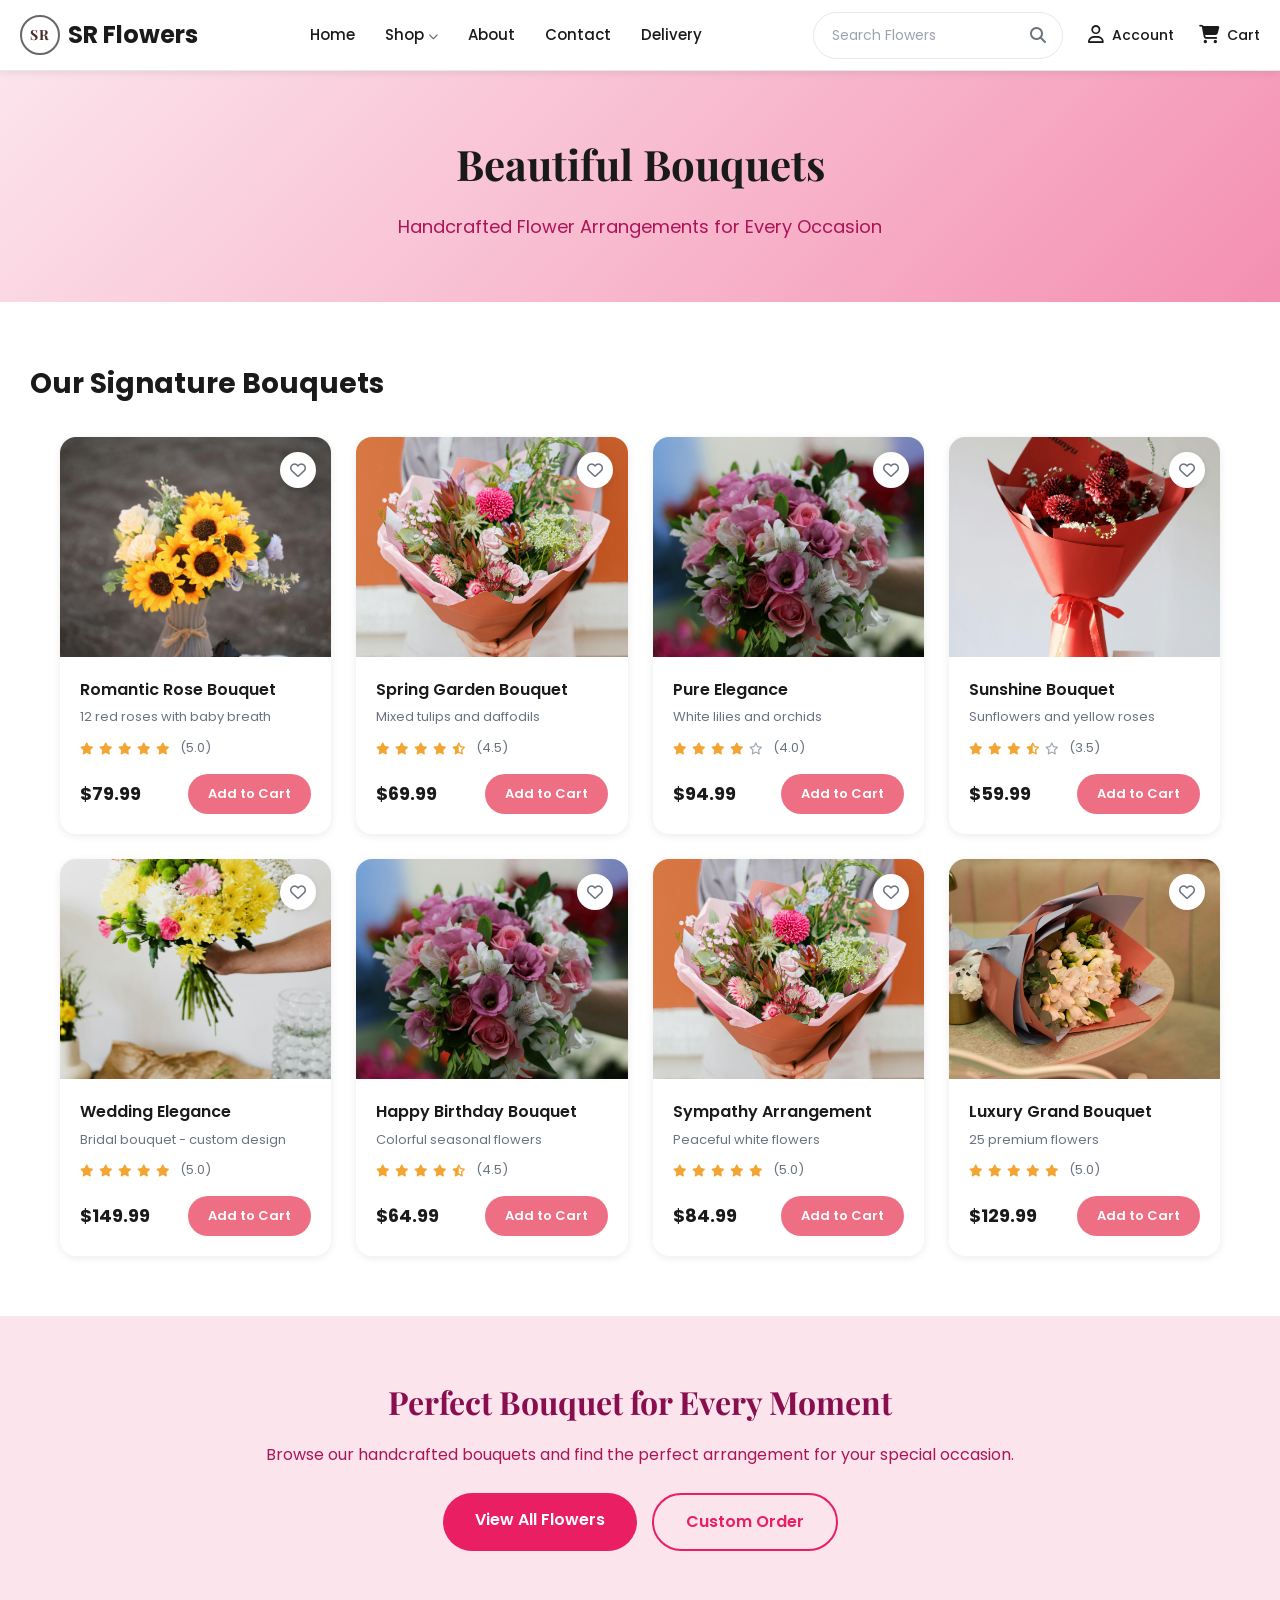
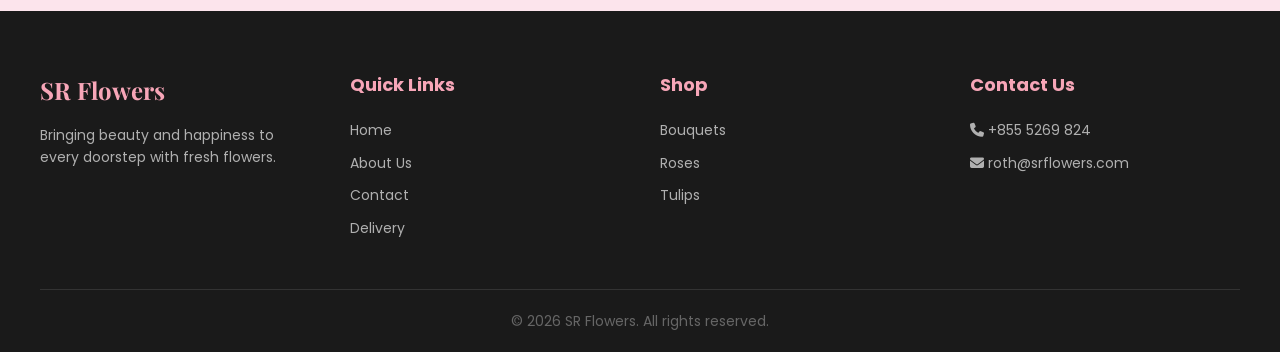
<file: Pages/bouquets.html>
<!doctype html>
<html lang="en">
  <head>
    <meta charset="UTF-8" />
    <meta name="viewport" content="width=device-width, initial-scale=1.0" />
    <title>Bouquets - SR Flowers</title>
    <link rel="preconnect" href="https://fonts.googleapis.com" />
    <link rel="preconnect" href="https://fonts.gstatic.com" crossorigin />
    <link
      href="https://fonts.googleapis.com/css2?family=Playfair+Display:wght@400;600;700&family=Poppins:wght@300;400;500;600;700&display=swap"
      rel="stylesheet"
    />
    <link
      rel="stylesheet"
      href="https://cdnjs.cloudflare.com/ajax/libs/font-awesome/6.4.0/css/all.min.css"
    />
    <link rel="stylesheet" href="../CSS/bouquets.css" />
  </head>
  <body>
    <header class="header">
      <div class="header-container">
        <div class="logo">
          <div class="mini-logo"><span>SR</span></div>
          <span>SR Flowers</span>
        </div>
        <nav class="nav-links">
          <a href="../index.html" class="nav-item">Home</a>
          <div class="nav-item dropdown">
            <a href="#"> Shop <i class="fa-solid fa-chevron-down"></i> </a>
            <div class="dropdown-menu">
              <a href="./roses.html">Roses</a>
              <a href="./tulips.html">Tulips</a>
              <a href="./lities.html">Lilies</a>
              <a href="./sunflowers.html">Sunflowers</a>
              <a href="./orchids.html">Orchids</a>
              <a href="./bouquets.html" class="active">Bouquets</a>
            </div>
          </div>
          <a href="./about.html" class="nav-item">About</a>
          <a href="./contact.html" class="nav-item">Contact</a>
          <a href="./delivery.html" class="nav-item">Delivery</a>
        </nav>
        <div class="header-right">
          <div class="search-bar">
            <input type="text" placeholder="Search Flowers" />
            <button><i class="fa-solid fa-magnifying-glass"></i></button>
          </div>
          <a href="#" class="header-icon"
            ><i class="fa-regular fa-user"></i><span>Account</span></a
          >
          <a href="#" class="header-icon"
            ><i class="fa-solid fa-cart-shopping"></i><span>Cart</span></a
          >
        </div>
        <button class="mobile-menu-btn">
          <i class="fa-solid fa-bars"></i>
        </button>
      </div>
    </header>

    <section class="about-hero">
      <div class="about-hero-container">
        <h1 class="about-hero-title">Beautiful Bouquets</h1>
        <p class="about-hero-tagline">
          Handcrafted Flower Arrangements for Every Occasion
        </p>
      </div>
    </section>

    <section class="products-section" style="margin: 60px 30px">
      <div class="section-header">
        <h2 class="section-title">Our Signature Bouquets</h2>
      </div>
      <div class="product-grid">
        <div class="product-card">
          <div class="product-image">
            <span class="wishlist-btn"
              ><i class="fa-regular fa-heart"></i
            ></span>
            <img
              src="../Images/bouquetsImages/pexels-aksinfo7-36234471.jpg"
              alt="Romantic Rose Bouquet"
            />
          </div>
          <div class="product-info">
            <h3 class="product-name">Romantic Rose Bouquet</h3>
            <p class="product-desc">12 red roses with baby breath</p>
            <div class="product-rating">
              <i class="fa-solid fa-star"></i><i class="fa-solid fa-star"></i
              ><i class="fa-solid fa-star"></i><i class="fa-solid fa-star"></i
              ><i class="fa-solid fa-star"></i>
              <span>(5.0)</span>
            </div>
            <div class="product-price-row">
              <span class="product-price">$79.99</span>
              <button class="add-to-cart">Add to Cart</button>
            </div>
          </div>
        </div>

        <div class="product-card">
          <div class="product-image">
            <span class="wishlist-btn"
              ><i class="fa-regular fa-heart"></i
            ></span>
            <img
              src="../Images/bouquetsImages/pexels-shvetsa-5750214.jpg"
              alt="Spring Garden Bouquet"
            />
          </div>
          <div class="product-info">
            <h3 class="product-name">Spring Garden Bouquet</h3>
            <p class="product-desc">Mixed tulips and daffodils</p>
            <div class="product-rating">
              <i class="fa-solid fa-star"></i><i class="fa-solid fa-star"></i
              ><i class="fa-solid fa-star"></i><i class="fa-solid fa-star"></i
              ><i class="fa-solid fa-star-half-stroke"></i>
              <span>(4.5)</span>
            </div>
            <div class="product-price-row">
              <span class="product-price">$69.99</span>
              <button class="add-to-cart">Add to Cart</button>
            </div>
          </div>
        </div>

        <div class="product-card">
          <div class="product-image">
            <span class="wishlist-btn"
              ><i class="fa-regular fa-heart"></i
            ></span>
            <img
              src="../Images/bouquetsImages/pexels-marcelo-joaquim-3414006-5241811.jpg"
              alt="Pure Elegance Bouquet"
            />
          </div>
          <div class="product-info">
            <h3 class="product-name">Pure Elegance</h3>
            <p class="product-desc">White lilies and orchids</p>
            <div class="product-rating">
              <i class="fa-solid fa-star"></i><i class="fa-solid fa-star"></i
              ><i class="fa-solid fa-star"></i><i class="fa-solid fa-star"></i
              ><i class="fa-regular fa-star"></i>
              <span>(4.0)</span>
            </div>
            <div class="product-price-row">
              <span class="product-price">$94.99</span>
              <button class="add-to-cart">Add to Cart</button>
            </div>
          </div>
        </div>

        <div class="product-card">
          <div class="product-image">
            <span class="wishlist-btn"
              ><i class="fa-regular fa-heart"></i
            ></span>
            <img
              src="../Images/bouquetsImages/pexels-andy-lee-222330306-36399725.jpg"
              alt="Sunshine Bouquet"
            />
          </div>
          <div class="product-info">
            <h3 class="product-name">Sunshine Bouquet</h3>
            <p class="product-desc">Sunflowers and yellow roses</p>
            <div class="product-rating">
              <i class="fa-solid fa-star"></i><i class="fa-solid fa-star"></i
              ><i class="fa-solid fa-star"></i
              ><i class="fa-solid fa-star-half-stroke"></i
              ><i class="fa-regular fa-star"></i>
              <span>(3.5)</span>
            </div>
            <div class="product-price-row">
              <span class="product-price">$59.99</span>
              <button class="add-to-cart">Add to Cart</button>
            </div>
          </div>
        </div>

        <div class="product-card">
          <div class="product-image">
            <span class="wishlist-btn"
              ><i class="fa-regular fa-heart"></i
            ></span>
            <img
              src="../Images/bouquetsImages/pexels-karola-g-4466552.jpg"
              alt="Wedding Bouquet"
            />
          </div>
          <div class="product-info">
            <h3 class="product-name">Wedding Elegance</h3>
            <p class="product-desc">Bridal bouquet - custom design</p>
            <div class="product-rating">
              <i class="fa-solid fa-star"></i><i class="fa-solid fa-star"></i
              ><i class="fa-solid fa-star"></i><i class="fa-solid fa-star"></i
              ><i class="fa-solid fa-star"></i>
              <span>(5.0)</span>
            </div>
            <div class="product-price-row">
              <span class="product-price">$149.99</span>
              <button class="add-to-cart">Add to Cart</button>
            </div>
          </div>
        </div>

        <div class="product-card">
          <div class="product-image">
            <span class="wishlist-btn"
              ><i class="fa-regular fa-heart"></i
            ></span>
            <img
              src="../Images/bouquetsImages/pexels-marcelo-joaquim-3414006-5241811.jpg"
              alt="Birthday Bouquet"
            />
          </div>
          <div class="product-info">
            <h3 class="product-name">Happy Birthday Bouquet</h3>
            <p class="product-desc">Colorful seasonal flowers</p>
            <div class="product-rating">
              <i class="fa-solid fa-star"></i><i class="fa-solid fa-star"></i
              ><i class="fa-solid fa-star"></i><i class="fa-solid fa-star"></i
              ><i class="fa-solid fa-star-half-stroke"></i>
              <span>(4.5)</span>
            </div>
            <div class="product-price-row">
              <span class="product-price">$64.99</span>
              <button class="add-to-cart">Add to Cart</button>
            </div>
          </div>
        </div>

        <div class="product-card">
          <div class="product-image">
            <span class="wishlist-btn"
              ><i class="fa-regular fa-heart"></i
            ></span>
            <img
              src="../Images/bouquetsImages/pexels-shvetsa-5750214.jpg"
              alt="Sympathy Bouquet"
            />
          </div>
          <div class="product-info">
            <h3 class="product-name">Sympathy Arrangement</h3>
            <p class="product-desc">Peaceful white flowers</p>
            <div class="product-rating">
              <i class="fa-solid fa-star"></i><i class="fa-solid fa-star"></i
              ><i class="fa-solid fa-star"></i><i class="fa-solid fa-star"></i
              ><i class="fa-solid fa-star"></i>
              <span>(5.0)</span>
            </div>
            <div class="product-price-row">
              <span class="product-price">$84.99</span>
              <button class="add-to-cart">Add to Cart</button>
            </div>
          </div>
        </div>

        <div class="product-card">
          <div class="product-image">
            <span class="wishlist-btn"
              ><i class="fa-regular fa-heart"></i
            ></span>
            <img
              src="../Images/bouquetsImages/pexels-sumcig-36706690.jpg"
              alt="Luxury Bouquet"
            />
          </div>
          <div class="product-info">
            <h3 class="product-name">Luxury Grand Bouquet</h3>
            <p class="product-desc">25 premium flowers</p>
            <div class="product-rating">
              <i class="fa-solid fa-star"></i><i class="fa-solid fa-star"></i
              ><i class="fa-solid fa-star"></i><i class="fa-solid fa-star"></i
              ><i class="fa-solid fa-star"></i>
              <span>(5.0)</span>
            </div>
            <div class="product-price-row">
              <span class="product-price">$129.99</span>
              <button class="add-to-cart">Add to Cart</button>
            </div>
          </div>
        </div>
      </div>
    </section>

    <section class="cta-section">
      <div class="cta-container">
        <h2 class="cta-title">Perfect Bouquet for Every Moment</h2>
        <p class="cta-text">
          Browse our handcrafted bouquets and find the perfect arrangement for
          your special occasion.
        </p>
        <div class="cta-buttons">
          <a href="../index.html" class="cta-btn-primary">View All Flowers</a>
          <a href="./contact.html" class="cta-btn-secondary">Custom Order</a>
        </div>
      </div>
    </section>

    <footer class="footer">
      <div class="footer-container">
        <div class="footer-section">
          <h3>SR Flowers</h3>
          <p>
            Bringing beauty and happiness to every doorstep with fresh flowers.
          </p>
        </div>
        <div class="footer-section">
          <h4>Quick Links</h4>
          <a href="../index.html">Home</a>
          <a href="./about.html">About Us</a>
          <a href="./contact.html">Contact</a>
          <a href="./delivery.html">Delivery</a>
        </div>
        <div class="footer-section">
          <h4>Shop</h4>
          <a href="./bouquets.html">Bouquets</a>
          <a href="./roses.html">Roses</a>
          <a href="./tulips.html">Tulips</a>
        </div>
        <div class="footer-section">
          <h4>Contact Us</h4>
          <p><i class="fa-solid fa-phone"></i> +855 5269 824</p>
          <p><i class="fa-solid fa-envelope"></i> roth@srflowers.com</p>
        </div>
      </div>
      <div class="footer-bottom">
        <p>&copy; 2026 SR Flowers. All rights reserved.</p>
      </div>
    </footer>
  </body>
</html>
</file>
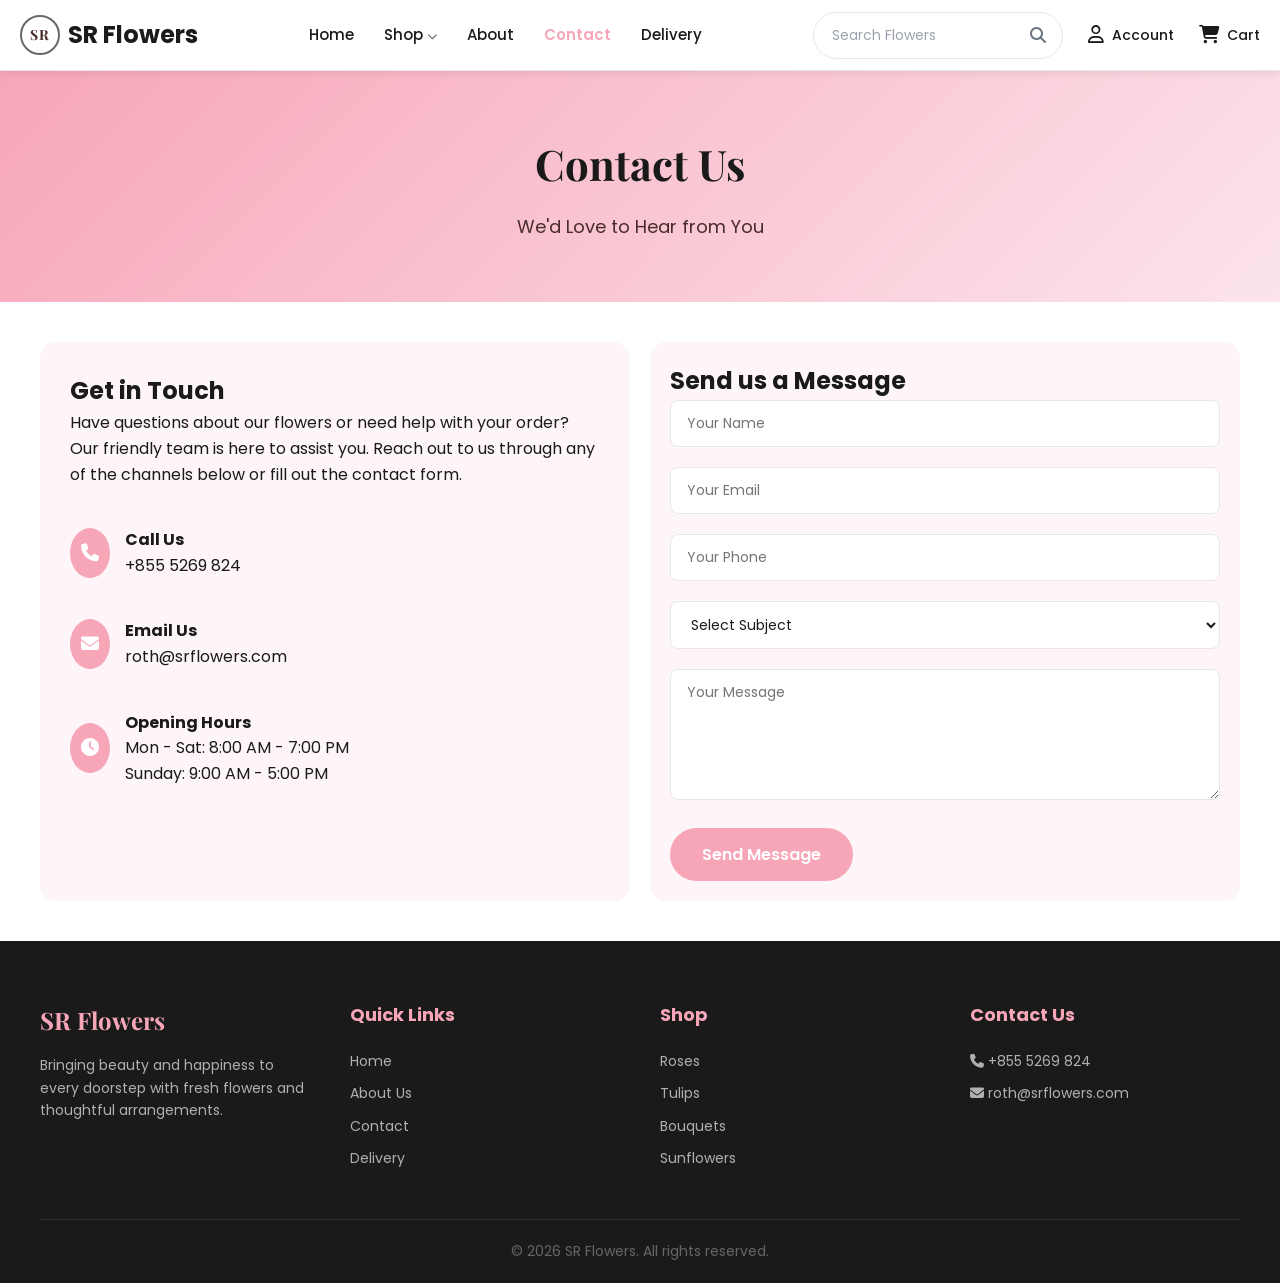
<file: Pages/contact.html>
<!doctype html>
<html lang="en">
  <head>
    <meta charset="UTF-8" />
    <meta name="viewport" content="width=device-width, initial-scale=1.0" />
    <title>Contact Us - SR Flowers</title>
    <!-- Google Fonts -->
    <link rel="preconnect" href="https://fonts.googleapis.com" />
    <link rel="preconnect" href="https://fonts.gstatic.com" crossorigin />
    <link
      href="https://fonts.googleapis.com/css2?family=Playfair+Display:wght@400;600;700&family=Poppins:wght@300;400;500;600;700&display=swap"
      rel="stylesheet"
    />
    <!-- Font Awesome for icons -->
    <link
      rel="stylesheet"
      href="https://cdnjs.cloudflare.com/ajax/libs/font-awesome/6.4.0/css/all.min.css"
    />
    <link rel="stylesheet" href="../CSS/contact.css" />
  </head>
  <body>
    <!-- ============================================
         HEADER / TOP NAVIGATION
    ============================================= -->
    <header class="header">
      <div class="header-container">
        <!-- Logo -->
        <div class="logo">
          <div class="mini-logo">
            <span>SR</span>
          </div>
          <span>SR Flowers</span>
        </div>

        <!-- Center Navigation -->
        <nav class="nav-links">
          <a href="../index.html" class="nav-item">Home</a>
          <div class="nav-item dropdown">
            <a href="#"> Shop <i class="fa-solid fa-chevron-down"></i> </a>
            <div class="dropdown-menu">
              <a href="./roses.html">Roses</a>
              <a href="./tulips.html">Tulips</a>
              <a href="./lities.html">Lilies</a>
              <a href="./sunflowers.html">Sunflowers</a>
              <a href="./orchids.html">Orchids</a>
              <a href="./bouquets.html">Bouquets</a>
            </div>
          </div>
          <a href="./about.html" class="nav-item">About</a>
          <a href="./contact.html" class="nav-item active">Contact</a>
          <a href="./delivery.html" class="nav-item">Delivery</a>
        </nav>
        <div class="header-right">
          <!-- Search Bar -->
          <div class="search-bar">
            <input type="text" placeholder="Search Flowers" />
            <button><i class="fa-solid fa-magnifying-glass"></i></button>
          </div>

          <!-- Account -->
          <a href="#" class="header-icon">
            <i class="fa-regular fa-user"></i>
            <span>Account</span>
          </a>

          <!-- Cart -->
          <a href="#" class="header-icon">
            <i class="fa-solid fa-cart-shopping"></i>
            <span>Cart</span>
          </a>
        </div>

        <!-- Mobile Menu Toggle -->
        <button class="mobile-menu-btn">
          <i class="fa-solid fa-bars"></i>
        </button>
      </div>
    </header>

    <!-- ============================================
         HERO SECTION
    ============================================= -->
    <section class="contact-hero">
      <div class="contact-hero-container">
        <h1 class="contact-hero-title">Contact Us</h1>
        <p class="contact-hero-tagline">We'd Love to Hear from You</p>
      </div>
    </section>

    <!-- ============================================
         CONTACT SECTION
    ============================================= -->
    <section class="about-story">
      <div class="about-container">
        <div class="contact-grid">
          <div class="contact-info">
            <h2 class="about-section-title" style="text-align: left">
              Get in Touch
            </h2>
            <p class="about-text">
              Have questions about our flowers or need help with your order? Our
              friendly team is here to assist you. Reach out to us through any
              of the channels below or fill out the contact form.
            </p>

            <div style="height: 40px"></div>

            <div class="contact-details">
              <!-- <div class="contact-item">
                <div class="contact-icon">
                  <i class="fa-solid fa-location-dot"></i>
                </div>
                <div>
                  <h4>Visit Us</h4>
                  <p>123 Flower Street, Garden City</p>
                </div>
              </div> -->

              <div class="contact-item">
                <div class="contact-icon">
                  <i class="fa-solid fa-phone"></i>
                </div>
                <div>
                  <h4>Call Us</h4>
                  <p>+855 5269 824</p>
                </div>
              </div>

              <div class="contact-item">
                <div class="contact-icon">
                  <i class="fa-solid fa-envelope"></i>
                </div>
                <div>
                  <h4>Email Us</h4>
                  <p>roth@srflowers.com</p>
                </div>
              </div>

              <div class="contact-item">
                <div class="contact-icon">
                  <i class="fa-solid fa-clock"></i>
                </div>
                <div>
                  <h4>Opening Hours</h4>
                  <p>Mon - Sat: 8:00 AM - 7:00 PM</p>
                  <p>Sunday: 9:00 AM - 5:00 PM</p>
                </div>
              </div>
            </div>
          </div>

          <div class="contact-form-wrapper">
            <form class="contact-form">
              <h2>Send us a Message</h2>
              <div class="form-group">
                <input type="text" placeholder="Your Name" required />
              </div>
              <div class="form-group">
                <input type="email" placeholder="Your Email" required />
              </div>
              <div class="form-group">
                <input type="tel" placeholder="Your Phone" />
              </div>
              <div class="form-group">
                <select required>
                  <option value="">Select Subject</option>
                  <option value="order">Order Inquiry</option>
                  <option value="delivery">Delivery Question</option>
                  <option value="custom">Custom Arrangement</option>
                  <option value="other">Other</option>
                </select>
              </div>
              <div class="form-group">
                <textarea
                  placeholder="Your Message"
                  rows="5"
                  required
                ></textarea>
              </div>
              <button type="submit" class="cta-btn-primary">
                Send Message
              </button>
            </form>
          </div>
        </div>
      </div>
    </section>

    <!-- ============================================
         FOOTER
    ============================================= -->
    <footer class="footer">
      <div class="footer-container">
        <div class="footer-section">
          <h3>SR Flowers</h3>
          <p>
            Bringing beauty and happiness to every doorstep with fresh flowers
            and thoughtful arrangements.
          </p>
        </div>
        <div class="footer-section">
          <h4>Quick Links</h4>
          <a href="../index.html">Home</a>
          <a href="./about.html">About Us</a>
          <a href="./contact.html">Contact</a>
          <a href="./delivery.html">Delivery</a>
        </div>
        <div class="footer-section">
          <h4>Shop</h4>
          <a href="./roses.html">Roses</a>
          <a href="./tulips.html">Tulips</a>
          <a href="./bouquets.html">Bouquets</a>
          <a href="./sunflowers.html">Sunflowers</a>
        </div>
        <div class="footer-section">
          <h4>Contact Us</h4>
          <p><i class="fa-solid fa-phone"></i> +855 5269 824</p>
          <p><i class="fa-solid fa-envelope"></i> roth@srflowers.com</p>

        </div>
      </div>
      <div class="footer-bottom">
        <p>&copy; 2026 SR Flowers. All rights reserved.</p>
      </div>
    </footer>
  </body>
</html>
</file>
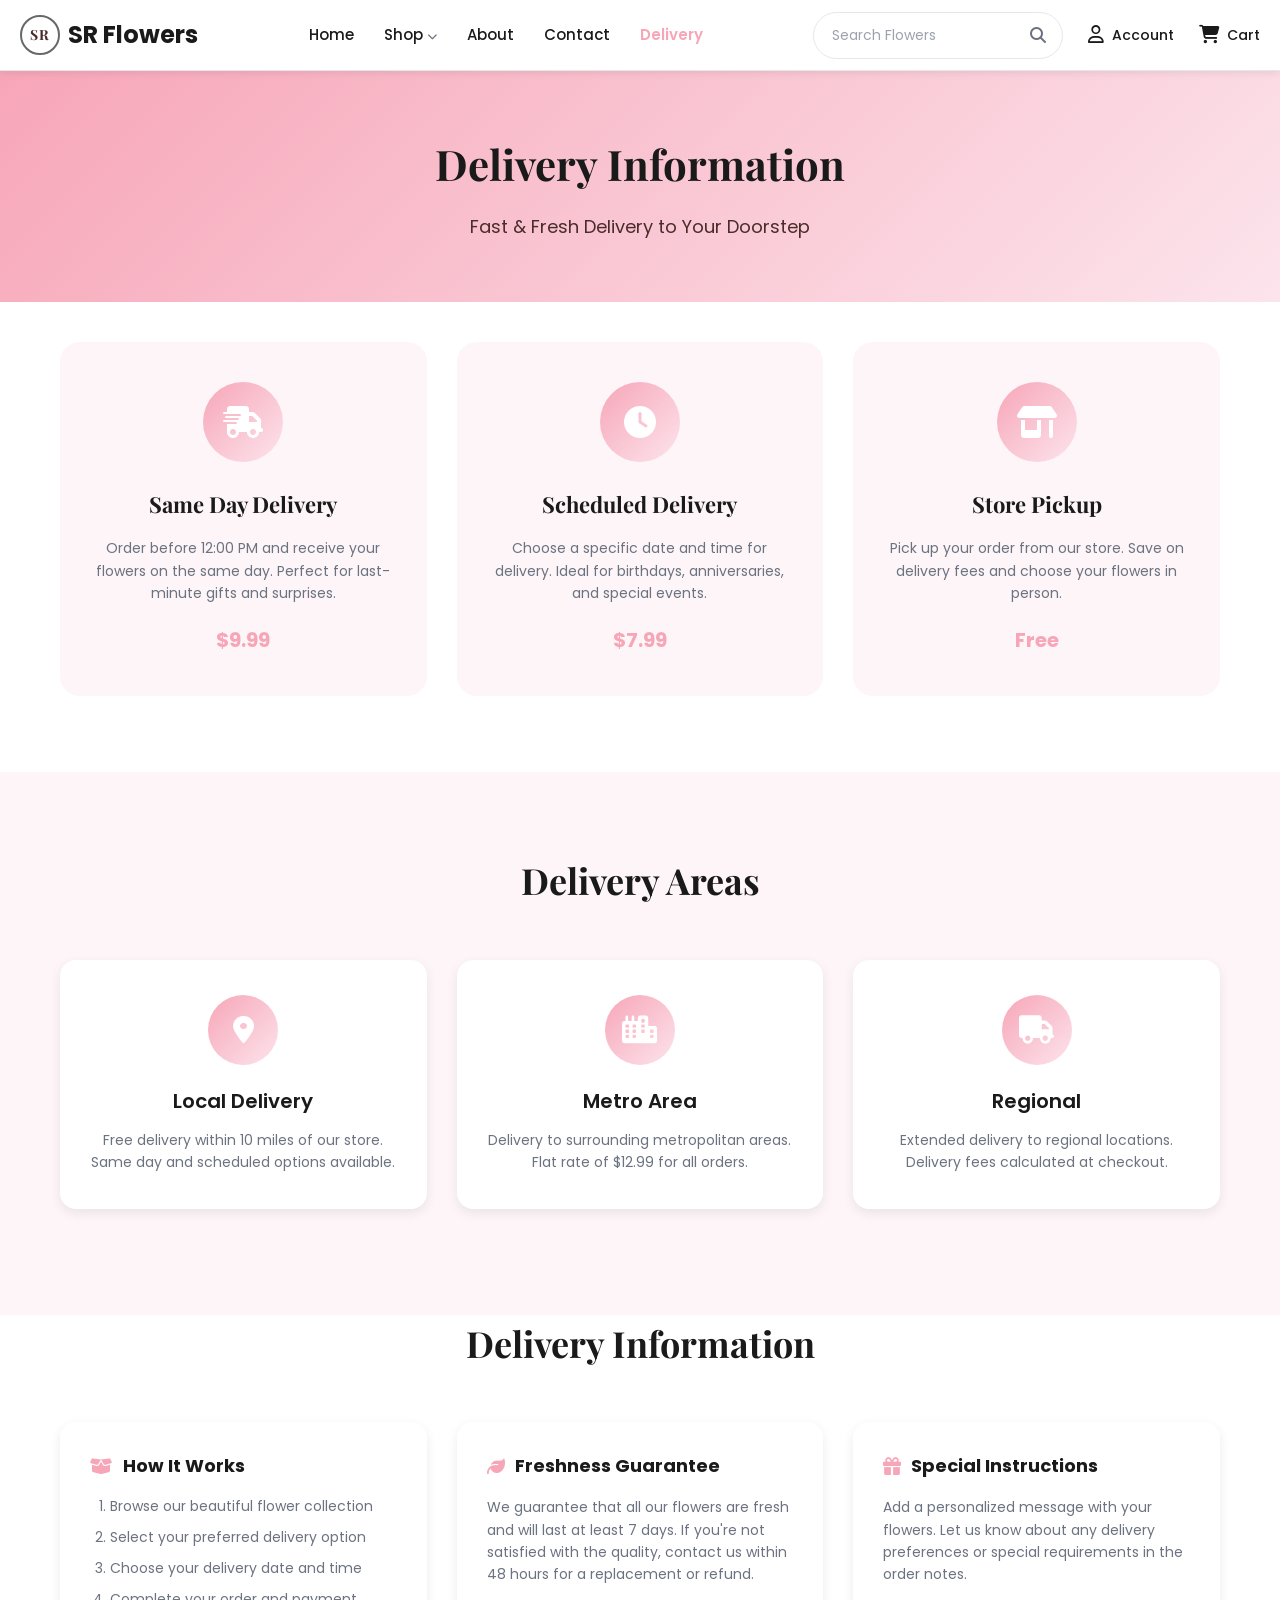
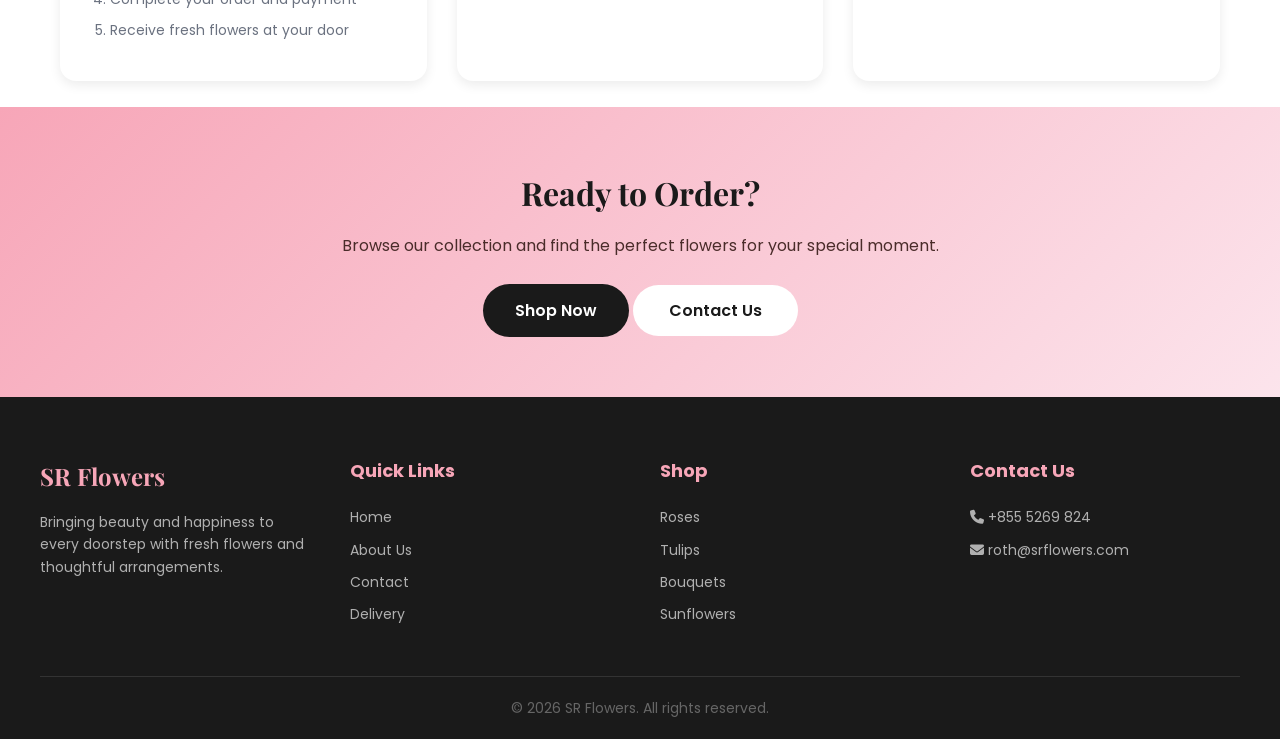
<file: Pages/delivery.html>
<!doctype html>
<html lang="en">
  <head>
    <meta charset="UTF-8" />
    <meta name="viewport" content="width=device-width, initial-scale=1.0" />
    <title>Delivery - SR Flowers</title>
    <!-- Google Fonts -->
    <link rel="preconnect" href="https://fonts.googleapis.com" />
    <link rel="preconnect" href="https://fonts.gstatic.com" crossorigin />
    <link
      href="https://fonts.googleapis.com/css2?family=Playfair+Display:wght@400;600;700&family=Poppins:wght@300;400;500;600;700&display=swap"
      rel="stylesheet"
    />
    <!-- Font Awesome for icons -->
    <link
      rel="stylesheet"
      href="https://cdnjs.cloudflare.com/ajax/libs/font-awesome/6.4.0/css/all.min.css"
    />
    <link rel="stylesheet" href="../CSS/delivery.css" />
  </head>
  <body>
    <!-- ============================================
         HEADER / TOP NAVIGATION
    ============================================= -->
    <header class="header">
      <div class="header-container">
        <!-- Logo -->
        <div class="logo">
          <div class="mini-logo">
            <span>SR</span>
          </div>
          <span>SR Flowers</span>
        </div>

        <!-- Center Navigation -->
        <nav class="nav-links">
          <a href="../index.html" class="nav-item">Home</a>
          <div class="nav-item dropdown">
            <a href="#"> Shop <i class="fa-solid fa-chevron-down"></i> </a>
            <div class="dropdown-menu">
              <a href="./roses.html">Roses</a>
              <a href="./tulips.html">Tulips</a>
              <a href="./lities.html">Lilies</a>
              <a href="./sunflowers.html">Sunflowers</a>
              <a href="./orchids.html">Orchids</a>
              <a href="./bouquets.html">Bouquets</a>
            </div>
          </div>
          <a href="./about.html" class="nav-item">About</a>
          <a href="./contact.html" class="nav-item">Contact</a>
          <a href="./delivery.html" class="nav-item active">Delivery</a>
        </nav>

        <!-- Right Side -->
        <div class="header-right">
          <!-- Search Bar -->
          <div class="search-bar">
            <input type="text" placeholder="Search Flowers" />
            <button><i class="fa-solid fa-magnifying-glass"></i></button>
          </div>

          <!-- Account -->
          <a href="#" class="header-icon">
            <i class="fa-regular fa-user"></i>
            <span>Account</span>
          </a>

          <!-- Cart -->
          <a href="#" class="header-icon">
            <i class="fa-solid fa-cart-shopping"></i>
            <span>Cart</span>
          </a>
        </div>

        <!-- Mobile Menu Toggle -->
        <button class="mobile-menu-btn">
          <i class="fa-solid fa-bars"></i>
        </button>
      </div>
    </header>

    <!-- ============================================
         HERO SECTION
    ============================================= -->
    <section class="delivery-hero">
      <div class="delivery-hero-container">
        <h1 class="delivery-hero-title">Delivery Information</h1>
        <p class="delivery-hero-tagline">
          Fast & Fresh Delivery to Your Doorstep
        </p>
      </div>
    </section>

    <!-- ============================================
         DELIVERY OPTIONS
    ============================================= -->
    <section class="about-story">
      <div class="about-container">
        <div class="delivery-grid">
          <div class="delivery-card">
            <div class="delivery-icon">
              <i class="fa-solid fa-truck-fast"></i>
            </div>
            <h3>Same Day Delivery</h3>
            <p>
              Order before 12:00 PM and receive your flowers on the same day.
              Perfect for last-minute gifts and surprises.
            </p>
            <span class="delivery-price">$9.99</span>
          </div>

          <div class="delivery-card">
            <div class="delivery-icon">
              <i class="fa-solid fa-clock"></i>
            </div>
            <h3>Scheduled Delivery</h3>
            <p>
              Choose a specific date and time for delivery. Ideal for birthdays,
              anniversaries, and special events.
            </p>
            <span class="delivery-price">$7.99</span>
          </div>

          <div class="delivery-card">
            <div class="delivery-icon">
              <i class="fa-solid fa-shop"></i>
            </div>
            <h3>Store Pickup</h3>
            <p>
              Pick up your order from our store. Save on delivery fees and
              choose your flowers in person.
            </p>
            <span class="delivery-price">Free</span>
          </div>
        </div>
      </div>
    </section>

    <!-- ============================================
         DELIVERY AREAS
    ============================================= -->
    <section class="why-choose-us">
      <div class="about-container">
        <h2 class="about-section-title">Delivery Areas</h2>
        <div class="features-grid">
          <div class="feature-card">
            <div class="feature-icon">
              <i class="fa-solid fa-map-marker-alt"></i>
            </div>
            <h3>Local Delivery</h3>
            <p>
              Free delivery within 10 miles of our store. Same day and scheduled
              options available.
            </p>
          </div>
          <div class="feature-card">
            <div class="feature-icon">
              <i class="fa-solid fa-city"></i>
            </div>
            <h3>Metro Area</h3>
            <p>
              Delivery to surrounding metropolitan areas. Flat rate of $12.99
              for all orders.
            </p>
          </div>
          <div class="feature-card">
            <div class="feature-icon">
              <i class="fa-solid fa-truck"></i>
            </div>
            <h3>Regional</h3>
            <p>
              Extended delivery to regional locations. Delivery fees calculated
              at checkout.
            </p>
          </div>
        </div>
      </div>
    </section>

    <!-- ============================================
         DELIVERY INFO
    ============================================= -->
    <section class="about-story">
      <div class="about-container">
        <h2 class="about-section-title">Delivery Information</h2>
        <div class="delivery-info-grid">
          <div class="info-block">
            <h3><i class="fa-solid fa-box-open"></i> How It Works</h3>
            <ol>
              <li>Browse our beautiful flower collection</li>
              <li>Select your preferred delivery option</li>
              <li>Choose your delivery date and time</li>
              <li>Complete your order and payment</li>
              <li>Receive fresh flowers at your door</li>
            </ol>
          </div>
          <div class="info-block">
            <h3><i class="fa-solid fa-leaf"></i> Freshness Guarantee</h3>
            <p>
              We guarantee that all our flowers are fresh and will last at least
              7 days. If you're not satisfied with the quality, contact us
              within 48 hours for a replacement or refund.
            </p>
          </div>
          <div class="info-block">
            <h3><i class="fa-solid fa-gift"></i> Special Instructions</h3>
            <p>
              Add a personalized message with your flowers. Let us know about
              any delivery preferences or special requirements in the order
              notes.
            </p>
          </div>
        </div>
      </div>
    </section>

    <!-- ============================================
         CTA SECTION
    ============================================= -->
    <section class="cta-section">
      <div class="cta-container">
        <h2 class="cta-title">Ready to Order?</h2>
        <p class="cta-text">
          Browse our collection and find the perfect flowers for your special
          moment.
        </p>
        <div class="cta-buttons">
          <a href="../index.html" class="cta-btn-primary">Shop Now</a>
          <a href="./contact.html" class="cta-btn-secondary">Contact Us</a>
        </div>
      </div>
    </section>

    <!-- ============================================
         FOOTER
    ============================================= -->
    <footer class="footer">
      <div class="footer-container">
        <div class="footer-section">
          <h3>SR Flowers</h3>
          <p>
            Bringing beauty and happiness to every doorstep with fresh flowers
            and thoughtful arrangements.
          </p>
        </div>
        <div class="footer-section">
          <h4>Quick Links</h4>
          <a href="../index.html">Home</a>
          <a href="./about.html">About Us</a>
          <a href="./contact.html">Contact</a>
          <a href="./delivery.html">Delivery</a>
        </div>
        <div class="footer-section">
          <h4>Shop</h4>
          <a href="./roses.html">Roses</a>
          <a href="./tulips.html">Tulips</a>
          <a href="./bouquets.html">Bouquets</a>
          <a href="./sunflowers.html">Sunflowers</a>
        </div>
        <div class="footer-section">
          <h4>Contact Us</h4>
          <p><i class="fa-solid fa-phone"></i> +855 5269 824</p>
          <p><i class="fa-solid fa-envelope"></i> roth@srflowers.com</p>
        </div>
      </div>
      <div class="footer-bottom">
        <p>&copy; 2026 SR Flowers. All rights reserved.</p>
      </div>
    </footer>
  </body>
</html>
</file>
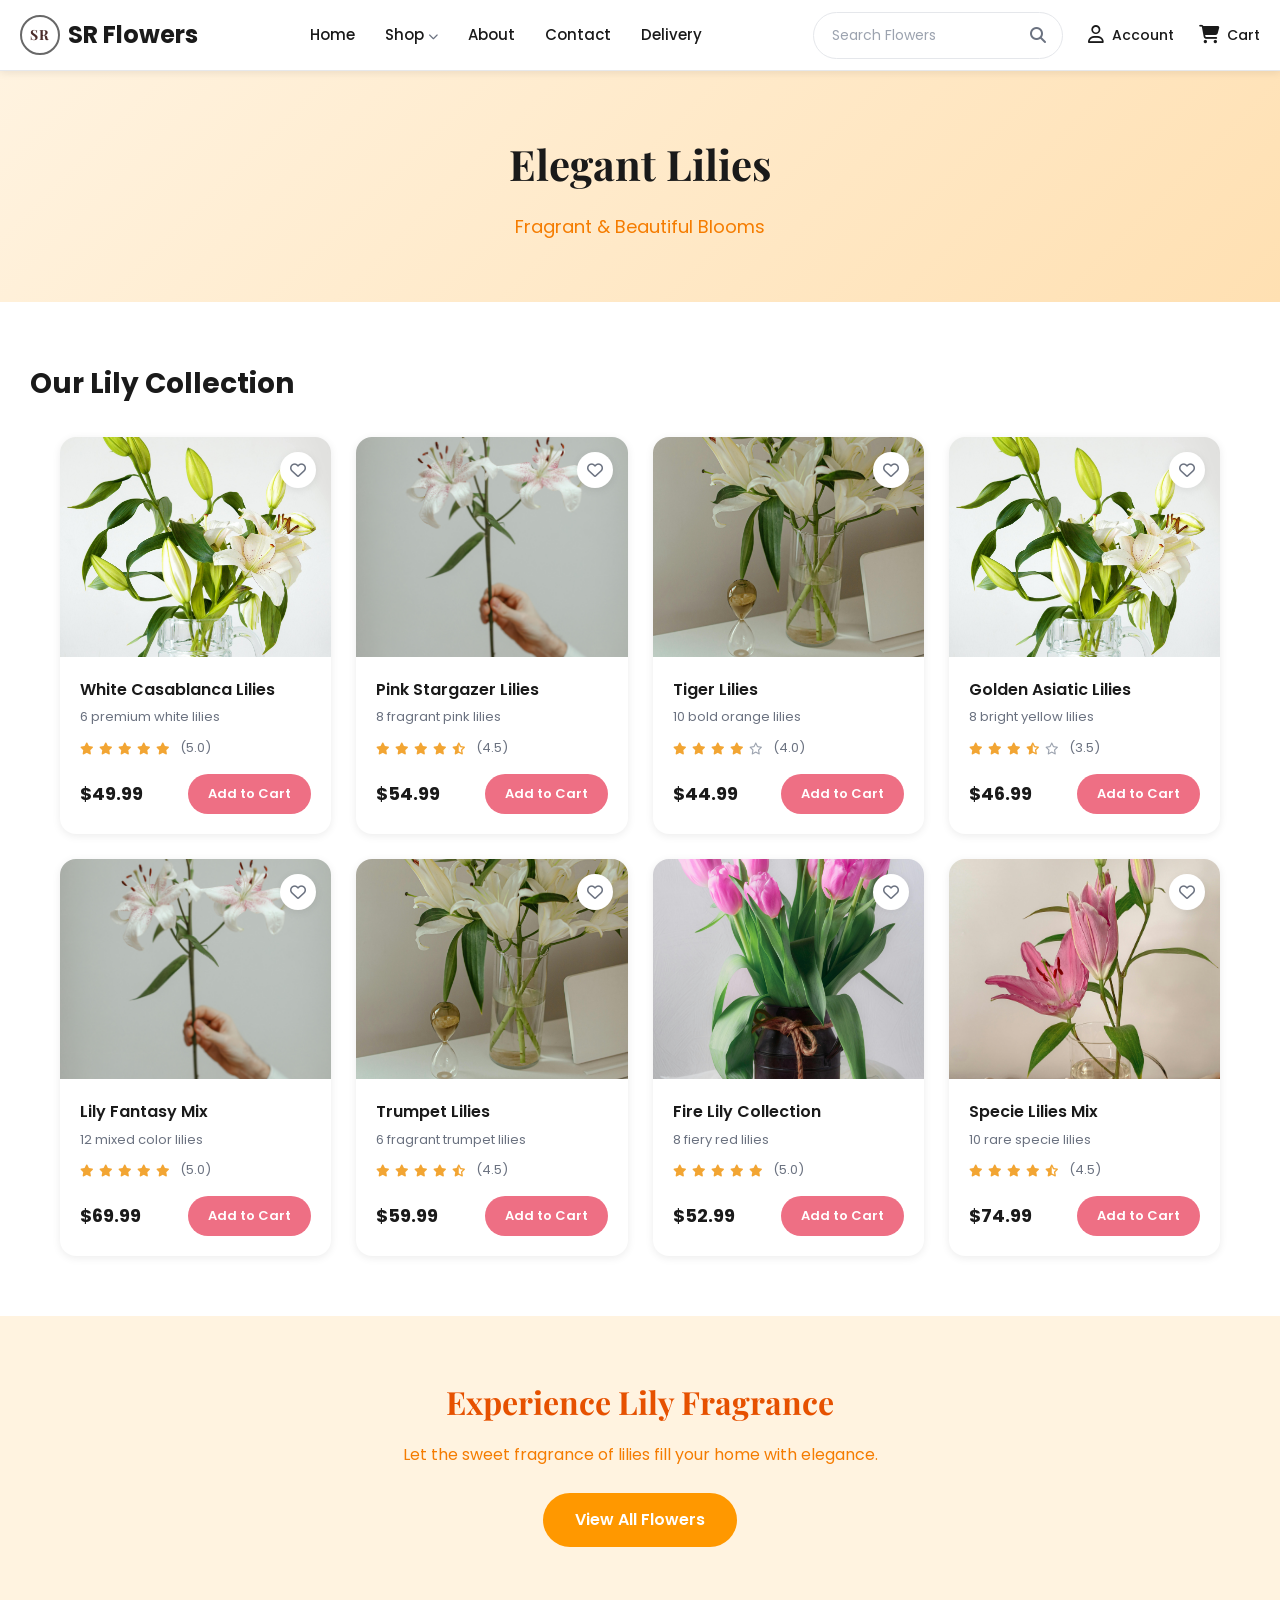
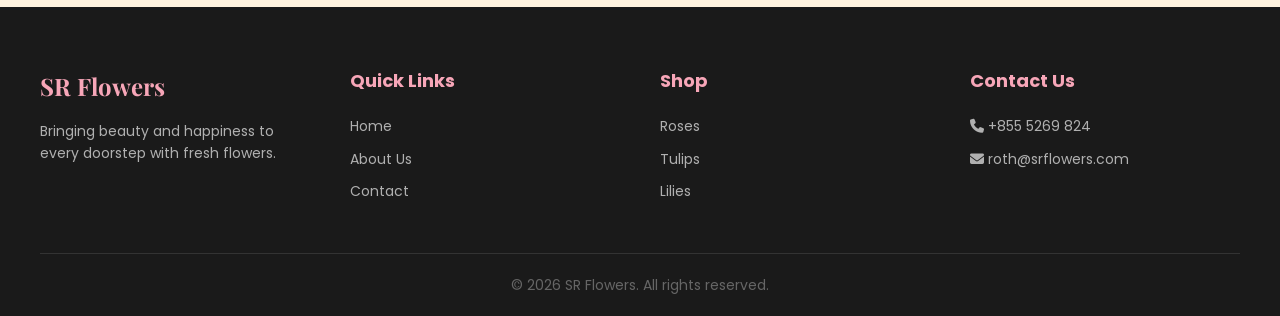
<file: Pages/lities.html>
<!doctype html>
<html lang="en">
  <head>
    <meta charset="UTF-8" />
    <meta name="viewport" content="width=device-width, initial-scale=1.0" />
    <title>Lilies - SR Flowers</title>
    <link rel="preconnect" href="https://fonts.googleapis.com" />
    <link rel="preconnect" href="https://fonts.gstatic.com" crossorigin />
    <link
      href="https://fonts.googleapis.com/css2?family=Playfair+Display:wght@400;600;700&family=Poppins:wght@300;400;500;600;700&display=swap"
      rel="stylesheet"
    />
    <link
      rel="stylesheet"
      href="https://cdnjs.cloudflare.com/ajax/libs/font-awesome/6.4.0/css/all.min.css"
    />
    <link rel="stylesheet" href="../CSS/lities.css" />
  </head>
  <body>
    <header class="header">
      <div class="header-container">
        <div class="logo">
          <div class="mini-logo"><span>SR</span></div>
          <span>SR Flowers</span>
        </div>
        <nav class="nav-links">
          <a href="../index.html" class="nav-item">Home</a>
          <div class="nav-item dropdown">
            <a href="#"> Shop <i class="fa-solid fa-chevron-down"></i> </a>
            <div class="dropdown-menu">
              <a href="./roses.html">Roses</a>
              <a href="./tulips.html">Tulips</a>
              <a href="./lities.html" class="active">Lilies</a>
              <a href="./sunflowers.html">Sunflowers</a>
              <a href="./orchids.html">Orchids</a>
              <a href="./bouquets.html">Bouquets</a>
            </div>
          </div>
          <a href="./about.html" class="nav-item">About</a>
          <a href="./contact.html" class="nav-item">Contact</a>
          <a href="./delivery.html" class="nav-item">Delivery</a>
        </nav>
        <div class="header-right">
          <div class="search-bar">
            <input type="text" placeholder="Search Flowers" />
            <button><i class="fa-solid fa-magnifying-glass"></i></button>
          </div>
          <a href="#" class="header-icon"
            ><i class="fa-regular fa-user"></i><span>Account</span></a
          >
          <a href="#" class="header-icon"
            ><i class="fa-solid fa-cart-shopping"></i><span>Cart</span></a
          >
        </div>
        <button class="mobile-menu-btn">
          <i class="fa-solid fa-bars"></i>
        </button>
      </div>
    </header>

    <section class="about-hero">
      <div class="about-hero-container">
        <h1 class="about-hero-title">Elegant Lilies</h1>
        <p class="about-hero-tagline">Fragrant & Beautiful Blooms</p>
      </div>
    </section>

    <section class="products-section" style="margin: 60px 30px">
      <div class="section-header">
        <h2 class="section-title">Our Lily Collection</h2>
      </div>
      <div class="product-grid">
        <div class="product-card">
          <div class="product-image">
            <span class="wishlist-btn"
              ><i class="fa-regular fa-heart"></i
            ></span>
            <img
              src="../Images/litiesImages/pexels-anna-nekrashevich-7815234.jpg"
              alt="White Lilies"
            />
          </div>
          <div class="product-info">
            <h3 class="product-name">White Casablanca Lilies</h3>
            <p class="product-desc">6 premium white lilies</p>
            <div class="product-rating">
              <i class="fa-solid fa-star"></i><i class="fa-solid fa-star"></i
              ><i class="fa-solid fa-star"></i><i class="fa-solid fa-star"></i
              ><i class="fa-solid fa-star"></i>
              <span>(5.0)</span>
            </div>
            <div class="product-price-row">
              <span class="product-price">$49.99</span>
              <button class="add-to-cart">Add to Cart</button>
            </div>
          </div>
        </div>

        <div class="product-card">
          <div class="product-image">
            <span class="wishlist-btn"
              ><i class="fa-regular fa-heart"></i
            ></span>
            <img
              src="../Images/litiesImages/pexels-cup-of-couple-6634236.jpg"
              alt="Pink Lilies"
            />
          </div>
          <div class="product-info">
            <h3 class="product-name">Pink Stargazer Lilies</h3>
            <p class="product-desc">8 fragrant pink lilies</p>
            <div class="product-rating">
              <i class="fa-solid fa-star"></i><i class="fa-solid fa-star"></i
              ><i class="fa-solid fa-star"></i><i class="fa-solid fa-star"></i
              ><i class="fa-solid fa-star-half-stroke"></i>
              <span>(4.5)</span>
            </div>
            <div class="product-price-row">
              <span class="product-price">$54.99</span>
              <button class="add-to-cart">Add to Cart</button>
            </div>
          </div>
        </div>

        <div class="product-card">
          <div class="product-image">
            <span class="wishlist-btn"
              ><i class="fa-regular fa-heart"></i
            ></span>
            <img
              src="../Images/litiesImages/pexels-cup-of-couple-6634258.jpg"
              alt="Orange Lilies"
            />
          </div>
          <div class="product-info">
            <h3 class="product-name">Tiger Lilies</h3>
            <p class="product-desc">10 bold orange lilies</p>
            <div class="product-rating">
              <i class="fa-solid fa-star"></i><i class="fa-solid fa-star"></i
              ><i class="fa-solid fa-star"></i><i class="fa-solid fa-star"></i
              ><i class="fa-regular fa-star"></i>
              <span>(4.0)</span>
            </div>
            <div class="product-price-row">
              <span class="product-price">$44.99</span>
              <button class="add-to-cart">Add to Cart</button>
            </div>
          </div>
        </div>

        <div class="product-card">
          <div class="product-image">
            <span class="wishlist-btn"
              ><i class="fa-regular fa-heart"></i
            ></span>
            <img
              src="../Images/litiesImages/pexels-anna-nekrashevich-7815234.jpg"
              alt="Yellow Lilies"
            />
          </div>
          <div class="product-info">
            <h3 class="product-name">Golden Asiatic Lilies</h3>
            <p class="product-desc">8 bright yellow lilies</p>
            <div class="product-rating">
              <i class="fa-solid fa-star"></i><i class="fa-solid fa-star"></i
              ><i class="fa-solid fa-star"></i
              ><i class="fa-solid fa-star-half-stroke"></i
              ><i class="fa-regular fa-star"></i>
              <span>(3.5)</span>
            </div>
            <div class="product-price-row">
              <span class="product-price">$46.99</span>
              <button class="add-to-cart">Add to Cart</button>
            </div>
          </div>
        </div>

        <div class="product-card">
          <div class="product-image">
            <span class="wishlist-btn"
              ><i class="fa-regular fa-heart"></i
            ></span>
            <img
              src="../Images/litiesImages/pexels-cup-of-couple-6634236.jpg"
              alt="Mixed Lilies"
            />
          </div>
          <div class="product-info">
            <h3 class="product-name">Lily Fantasy Mix</h3>
            <p class="product-desc">12 mixed color lilies</p>
            <div class="product-rating">
              <i class="fa-solid fa-star"></i><i class="fa-solid fa-star"></i
              ><i class="fa-solid fa-star"></i><i class="fa-solid fa-star"></i
              ><i class="fa-solid fa-star"></i>
              <span>(5.0)</span>
            </div>
            <div class="product-price-row">
              <span class="product-price">$69.99</span>
              <button class="add-to-cart">Add to Cart</button>
            </div>
          </div>
        </div>

        <div class="product-card">
          <div class="product-image">
            <span class="wishlist-btn"
              ><i class="fa-regular fa-heart"></i
            ></span>
            <img
              src="../Images/litiesImages/pexels-cup-of-couple-6634258.jpg"
              alt="Trumpet Lilies"
            />
          </div>
          <div class="product-info">
            <h3 class="product-name">Trumpet Lilies</h3>
            <p class="product-desc">6 fragrant trumpet lilies</p>
            <div class="product-rating">
              <i class="fa-solid fa-star"></i><i class="fa-solid fa-star"></i
              ><i class="fa-solid fa-star"></i><i class="fa-solid fa-star"></i
              ><i class="fa-solid fa-star-half-stroke"></i>
              <span>(4.5)</span>
            </div>
            <div class="product-price-row">
              <span class="product-price">$59.99</span>
              <button class="add-to-cart">Add to Cart</button>
            </div>
          </div>
        </div>

        <div class="product-card">
          <div class="product-image">
            <span class="wishlist-btn"
              ><i class="fa-regular fa-heart"></i
            ></span>
            <img
              src="../Images/litiesImages/pexels-skyler-ewing-266953-10967612.jpg"
              alt="Red Lilies"
            />
          </div>
          <div class="product-info">
            <h3 class="product-name">Fire Lily Collection</h3>
            <p class="product-desc">8 fiery red lilies</p>
            <div class="product-rating">
              <i class="fa-solid fa-star"></i><i class="fa-solid fa-star"></i
              ><i class="fa-solid fa-star"></i><i class="fa-solid fa-star"></i
              ><i class="fa-solid fa-star"></i>
              <span>(5.0)</span>
            </div>
            <div class="product-price-row">
              <span class="product-price">$52.99</span>
              <button class="add-to-cart">Add to Cart</button>
            </div>
          </div>
        </div>

        <div class="product-card">
          <div class="product-image">
            <span class="wishlist-btn"
              ><i class="fa-regular fa-heart"></i
            ></span>
            <img
              src="../Images/litiesImages/pexels-solodsha-7663981.jpg"
              alt="Specie Lilies"
            />
          </div>
          <div class="product-info">
            <h3 class="product-name">Specie Lilies Mix</h3>
            <p class="product-desc">10 rare specie lilies</p>
            <div class="product-rating">
              <i class="fa-solid fa-star"></i><i class="fa-solid fa-star"></i
              ><i class="fa-solid fa-star"></i><i class="fa-solid fa-star"></i
              ><i class="fa-solid fa-star-half-stroke"></i>
              <span>(4.5)</span>
            </div>
            <div class="product-price-row">
              <span class="product-price">$74.99</span>
              <button class="add-to-cart">Add to Cart</button>
            </div>
          </div>
        </div>
      </div>
    </section>

    <section class="cta-section">
      <div class="cta-container">
        <h2 class="cta-title">Experience Lily Fragrance</h2>
        <p class="cta-text">
          Let the sweet fragrance of lilies fill your home with elegance.
        </p>
        <div class="cta-buttons">
          <a href="../index.html" class="cta-btn-primary">View All Flowers</a>
        </div>
      </div>
    </section>

    <footer class="footer">
      <div class="footer-container">
        <div class="footer-section">
          <h3>SR Flowers</h3>
          <p>
            Bringing beauty and happiness to every doorstep with fresh flowers.
          </p>
        </div>
        <div class="footer-section">
          <h4>Quick Links</h4>
          <a href="../index.html">Home</a>
          <a href="./about.html">About Us</a>
          <a href="./contact.html">Contact</a>
        </div>
        <div class="footer-section">
          <h4>Shop</h4>
          <a href="./roses.html">Roses</a>
          <a href="./tulips.html">Tulips</a>
          <a href="./lities.html">Lilies</a>
        </div>
        <div class="footer-section">
          <h4>Contact Us</h4>
          <p><i class="fa-solid fa-phone"></i> +855 5269 824</p>
          <p><i class="fa-solid fa-envelope"></i> roth@srflowers.com</p>
        </div>
      </div>
      <div class="footer-bottom">
        <p>&copy; 2026 SR Flowers. All rights reserved.</p>
      </div>
    </footer>
  </body>
</html>
</file>
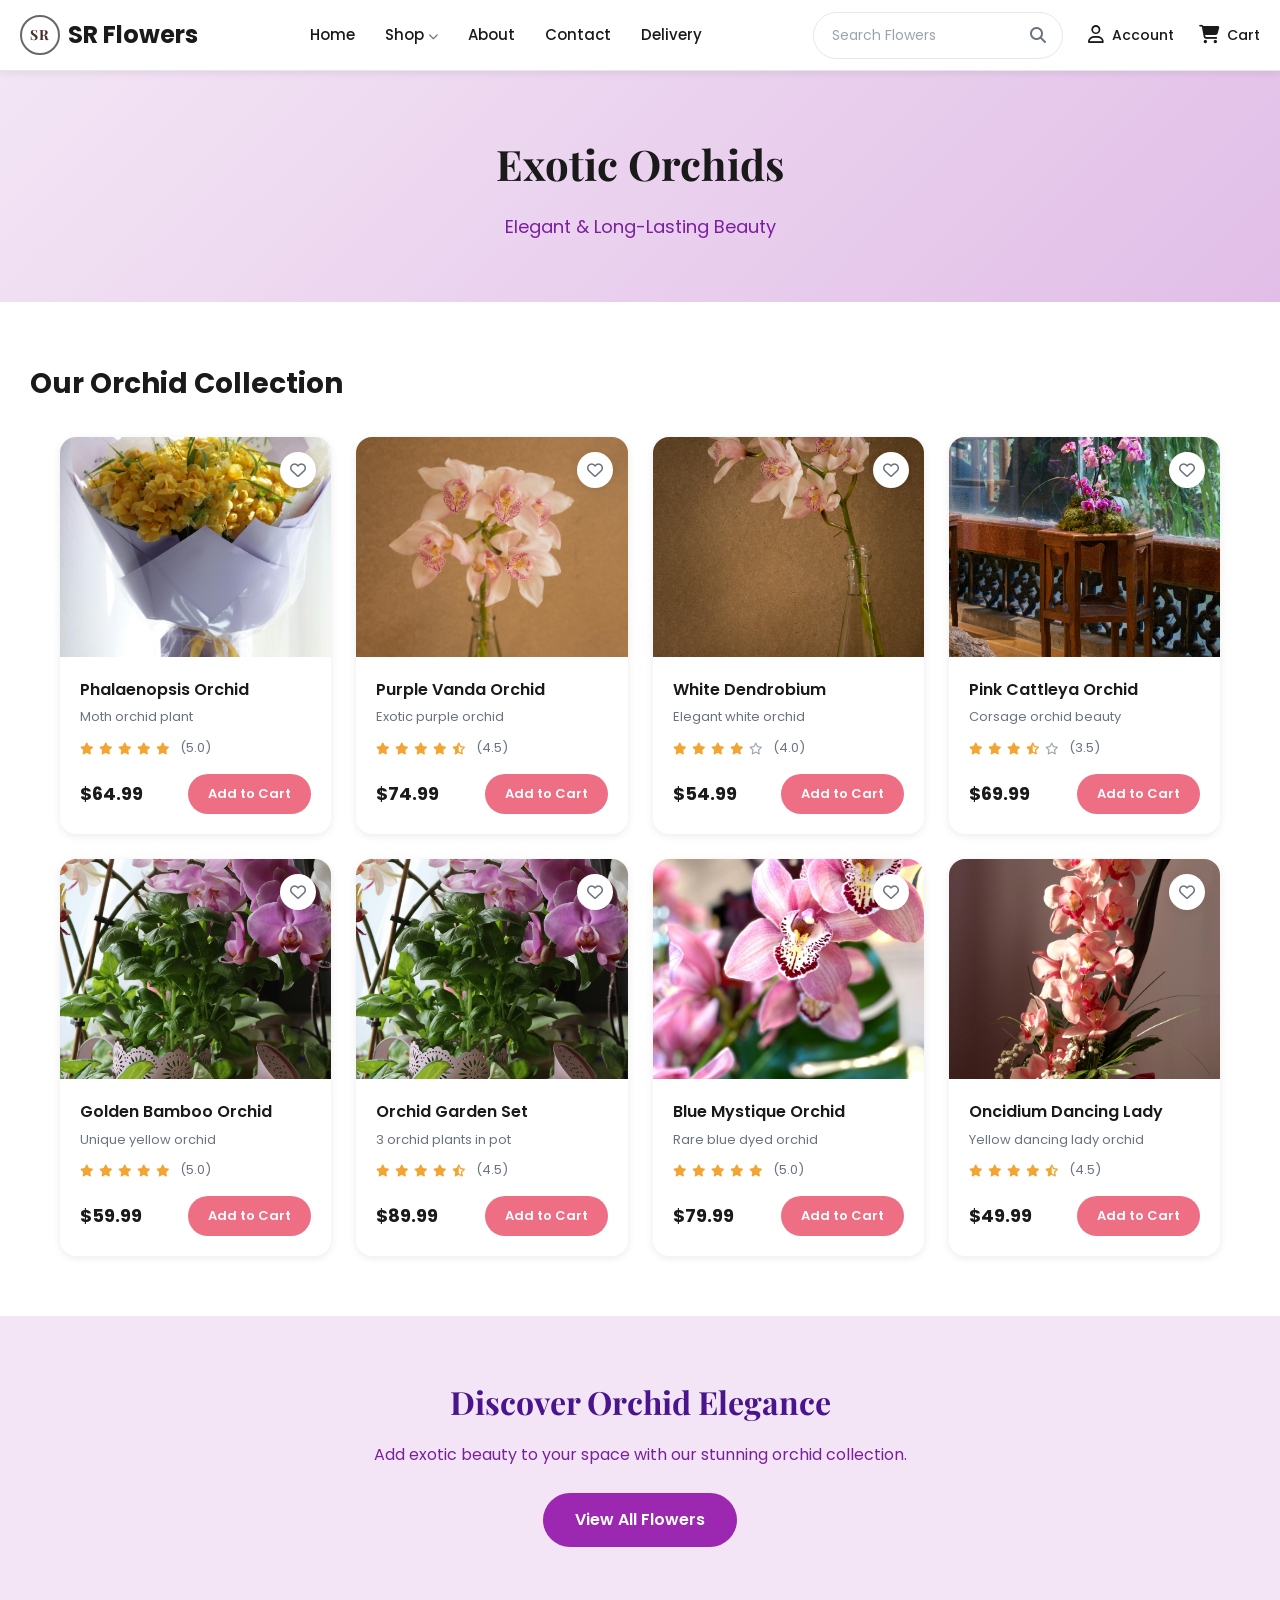
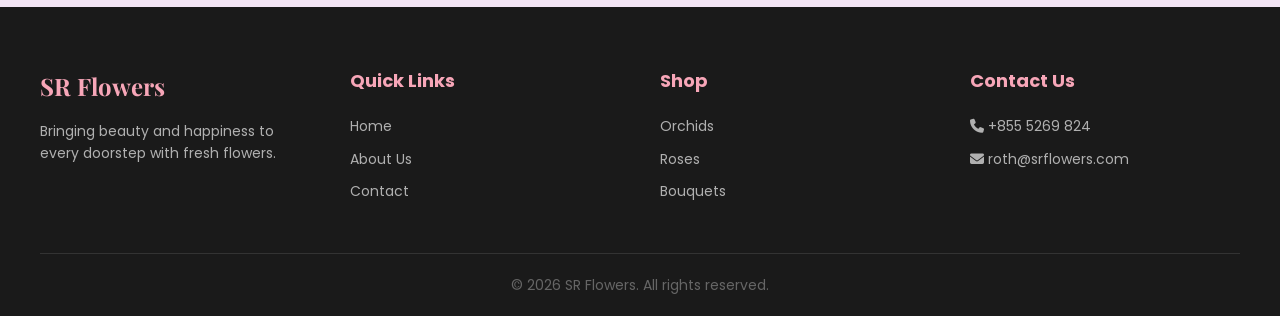
<file: Pages/orchids.html>
<!doctype html>
<html lang="en">
  <head>
    <meta charset="UTF-8" />
    <meta name="viewport" content="width=device-width, initial-scale=1.0" />
    <title>Orchids - SR Flowers</title>
    <link rel="preconnect" href="https://fonts.googleapis.com" />
    <link rel="preconnect" href="https://fonts.gstatic.com" crossorigin />
    <link
      href="https://fonts.googleapis.com/css2?family=Playfair+Display:wght@400;600;700&family=Poppins:wght@300;400;500;600;700&display=swap"
      rel="stylesheet"
    />
    <link
      rel="stylesheet"
      href="https://cdnjs.cloudflare.com/ajax/libs/font-awesome/6.4.0/css/all.min.css"
    />
    <link rel="stylesheet" href="../CSS/orchids.css" />
  </head>
  <body>
    <header class="header">
      <div class="header-container">
        <div class="logo">
          <div class="mini-logo"><span>SR</span></div>
          <span>SR Flowers</span>
        </div>
        <nav class="nav-links">
          <a href="../index.html" class="nav-item">Home</a>
          <div class="nav-item dropdown">
            <a href="#"> Shop <i class="fa-solid fa-chevron-down"></i> </a>
            <div class="dropdown-menu">
              <a href="./roses.html">Roses</a>
              <a href="./tulips.html">Tulips</a>
              <a href="./lities.html">Lilies</a>
              <a href="./sunflowers.html">Sunflowers</a>
              <a href="./orchids.html" class="active">Orchids</a>
              <a href="./bouquets.html">Bouquets</a>
            </div>
          </div>
          <a href="./about.html" class="nav-item">About</a>
          <a href="./contact.html" class="nav-item">Contact</a>
          <a href="./delivery.html" class="nav-item">Delivery</a>
        </nav>
        <div class="header-right">
          <div class="search-bar">
            <input type="text" placeholder="Search Flowers" />
            <button><i class="fa-solid fa-magnifying-glass"></i></button>
          </div>
          <a href="#" class="header-icon"
            ><i class="fa-regular fa-user"></i><span>Account</span></a
          >
          <a href="#" class="header-icon"
            ><i class="fa-solid fa-cart-shopping"></i><span>Cart</span></a
          >
        </div>
        <button class="mobile-menu-btn">
          <i class="fa-solid fa-bars"></i>
        </button>
      </div>
    </header>

    <section class="about-hero">
      <div class="about-hero-container">
        <h1 class="about-hero-title">Exotic Orchids</h1>
        <p class="about-hero-tagline">Elegant & Long-Lasting Beauty</p>
      </div>
    </section>

    <section class="products-section" style="margin: 60px 30px">
      <div class="section-header">
        <h2 class="section-title">Our Orchid Collection</h2>
      </div>
      <div class="product-grid">
        <div class="product-card">
          <div class="product-image">
            <span class="wishlist-btn"
              ><i class="fa-regular fa-heart"></i
            ></span>
            <img
              src="../Images/orchidsImages/pexels-andy-lee-222330306-36145974.jpg"
              alt="Phalaenopsis Orchid"
            />
          </div>
          <div class="product-info">
            <h3 class="product-name">Phalaenopsis Orchid</h3>
            <p class="product-desc">Moth orchid plant</p>
            <div class="product-rating">
              <i class="fa-solid fa-star"></i><i class="fa-solid fa-star"></i
              ><i class="fa-solid fa-star"></i><i class="fa-solid fa-star"></i
              ><i class="fa-solid fa-star"></i>
              <span>(5.0)</span>
            </div>
            <div class="product-price-row">
              <span class="product-price">$64.99</span>
              <button class="add-to-cart">Add to Cart</button>
            </div>
          </div>
        </div>

        <div class="product-card">
          <div class="product-image">
            <span class="wishlist-btn"
              ><i class="fa-regular fa-heart"></i
            ></span>
            <img
              src="../Images/orchidsImages/pexels-charldurand-6491608.jpg"
              alt="Purple Orchid"
            />
          </div>
          <div class="product-info">
            <h3 class="product-name">Purple Vanda Orchid</h3>
            <p class="product-desc">Exotic purple orchid</p>
            <div class="product-rating">
              <i class="fa-solid fa-star"></i><i class="fa-solid fa-star"></i
              ><i class="fa-solid fa-star"></i><i class="fa-solid fa-star"></i
              ><i class="fa-solid fa-star-half-stroke"></i>
              <span>(4.5)</span>
            </div>
            <div class="product-price-row">
              <span class="product-price">$74.99</span>
              <button class="add-to-cart">Add to Cart</button>
            </div>
          </div>
        </div>

        <div class="product-card">
          <div class="product-image">
            <span class="wishlist-btn"
              ><i class="fa-regular fa-heart"></i
            ></span>
            <img
              src="../Images/orchidsImages/pexels-charldurand-6491612.jpg"
              alt="White Orchid"
            />
          </div>
          <div class="product-info">
            <h3 class="product-name">White Dendrobium</h3>
            <p class="product-desc">Elegant white orchid</p>
            <div class="product-rating">
              <i class="fa-solid fa-star"></i><i class="fa-solid fa-star"></i
              ><i class="fa-solid fa-star"></i><i class="fa-solid fa-star"></i
              ><i class="fa-regular fa-star"></i>
              <span>(4.0)</span>
            </div>
            <div class="product-price-row">
              <span class="product-price">$54.99</span>
              <button class="add-to-cart">Add to Cart</button>
            </div>
          </div>
        </div>

        <div class="product-card">
          <div class="product-image">
            <span class="wishlist-btn"
              ><i class="fa-regular fa-heart"></i
            ></span>
            <img
              src="../Images/orchidsImages/pexels-ivi-nnnnnn-129330-36012621.jpg"
              alt="Pink Orchid"
            />
          </div>
          <div class="product-info">
            <h3 class="product-name">Pink Cattleya Orchid</h3>
            <p class="product-desc">Corsage orchid beauty</p>
            <div class="product-rating">
              <i class="fa-solid fa-star"></i><i class="fa-solid fa-star"></i
              ><i class="fa-solid fa-star"></i
              ><i class="fa-solid fa-star-half-stroke"></i
              ><i class="fa-regular fa-star"></i>
              <span>(3.5)</span>
            </div>
            <div class="product-price-row">
              <span class="product-price">$69.99</span>
              <button class="add-to-cart">Add to Cart</button>
            </div>
          </div>
        </div>

        <div class="product-card">
          <div class="product-image">
            <span class="wishlist-btn"
              ><i class="fa-regular fa-heart"></i
            ></span>
            <img
              src="../Images/orchidsImages/pexels-kuba-macioszek-2387091-7461835.jpg"
              alt="Yellow Orchid"
            />
          </div>
          <div class="product-info">
            <h3 class="product-name">Golden Bamboo Orchid</h3>
            <p class="product-desc">Unique yellow orchid</p>
            <div class="product-rating">
              <i class="fa-solid fa-star"></i><i class="fa-solid fa-star"></i
              ><i class="fa-solid fa-star"></i><i class="fa-solid fa-star"></i
              ><i class="fa-solid fa-star"></i>
              <span>(5.0)</span>
            </div>
            <div class="product-price-row">
              <span class="product-price">$59.99</span>
              <button class="add-to-cart">Add to Cart</button>
            </div>
          </div>
        </div>

        <div class="product-card">
          <div class="product-image">
            <span class="wishlist-btn"
              ><i class="fa-regular fa-heart"></i
            ></span>
            <img
              src="../Images/orchidsImages/pexels-kuba-macioszek-2387091-7461835.jpg"
              alt="Orchid Plant"
            />
          </div>
          <div class="product-info">
            <h3 class="product-name">Orchid Garden Set</h3>
            <p class="product-desc">3 orchid plants in pot</p>
            <div class="product-rating">
              <i class="fa-solid fa-star"></i><i class="fa-solid fa-star"></i
              ><i class="fa-solid fa-star"></i><i class="fa-solid fa-star"></i
              ><i class="fa-solid fa-star-half-stroke"></i>
              <span>(4.5)</span>
            </div>
            <div class="product-price-row">
              <span class="product-price">$89.99</span>
              <button class="add-to-cart">Add to Cart</button>
            </div>
          </div>
        </div>

        <div class="product-card">
          <div class="product-image">
            <span class="wishlist-btn"
              ><i class="fa-regular fa-heart"></i
            ></span>
            <img
              src="../Images/orchidsImages/pexels-studio-naae-15863863-7427266.jpg"
              alt="Blue Orchid"
            />
          </div>
          <div class="product-info">
            <h3 class="product-name">Blue Mystique Orchid</h3>
            <p class="product-desc">Rare blue dyed orchid</p>
            <div class="product-rating">
              <i class="fa-solid fa-star"></i><i class="fa-solid fa-star"></i
              ><i class="fa-solid fa-star"></i><i class="fa-solid fa-star"></i
              ><i class="fa-solid fa-star"></i>
              <span>(5.0)</span>
            </div>
            <div class="product-price-row">
              <span class="product-price">$79.99</span>
              <button class="add-to-cart">Add to Cart</button>
            </div>
          </div>
        </div>

        <div class="product-card">
          <div class="product-image">
            <span class="wishlist-btn"
              ><i class="fa-regular fa-heart"></i
            ></span>
            <img
              src="../Images/orchidsImages/pexels-mariola-2073783-3699859.jpg"
              alt="Oncidium Orchid"
            />
          </div>
          <div class="product-info">
            <h3 class="product-name">Oncidium Dancing Lady</h3>
            <p class="product-desc">Yellow dancing lady orchid</p>
            <div class="product-rating">
              <i class="fa-solid fa-star"></i><i class="fa-solid fa-star"></i
              ><i class="fa-solid fa-star"></i><i class="fa-solid fa-star"></i
              ><i class="fa-solid fa-star-half-stroke"></i>
              <span>(4.5)</span>
            </div>
            <div class="product-price-row">
              <span class="product-price">$49.99</span>
              <button class="add-to-cart">Add to Cart</button>
            </div>
          </div>
        </div>
      </div>
    </section>

    <section class="cta-section">
      <div class="cta-container">
        <h2 class="cta-title">Discover Orchid Elegance</h2>
        <p class="cta-text">
          Add exotic beauty to your space with our stunning orchid collection.
        </p>
        <div class="cta-buttons">
          <a href="../index.html" class="cta-btn-primary">View All Flowers</a>
        </div>
      </div>
    </section>

    <footer class="footer">
      <div class="footer-container">
        <div class="footer-section">
          <h3>SR Flowers</h3>
          <p>
            Bringing beauty and happiness to every doorstep with fresh flowers.
          </p>
        </div>
        <div class="footer-section">
          <h4>Quick Links</h4>
          <a href="../index.html">Home</a>
          <a href="./about.html">About Us</a>
          <a href="./contact.html">Contact</a>
        </div>
        <div class="footer-section">
          <h4>Shop</h4>
          <a href="./orchids.html">Orchids</a>
          <a href="./roses.html">Roses</a>
          <a href="./bouquets.html">Bouquets</a>
        </div>
        <div class="footer-section">
          <h4>Contact Us</h4>
          <p><i class="fa-solid fa-phone"></i> +855 5269 824</p>
          <p><i class="fa-solid fa-envelope"></i> roth@srflowers.com</p>
        </div>
      </div>
      <div class="footer-bottom">
        <p>&copy; 2026 SR Flowers. All rights reserved.</p>
      </div>
    </footer>
  </body>
</html>
</file>
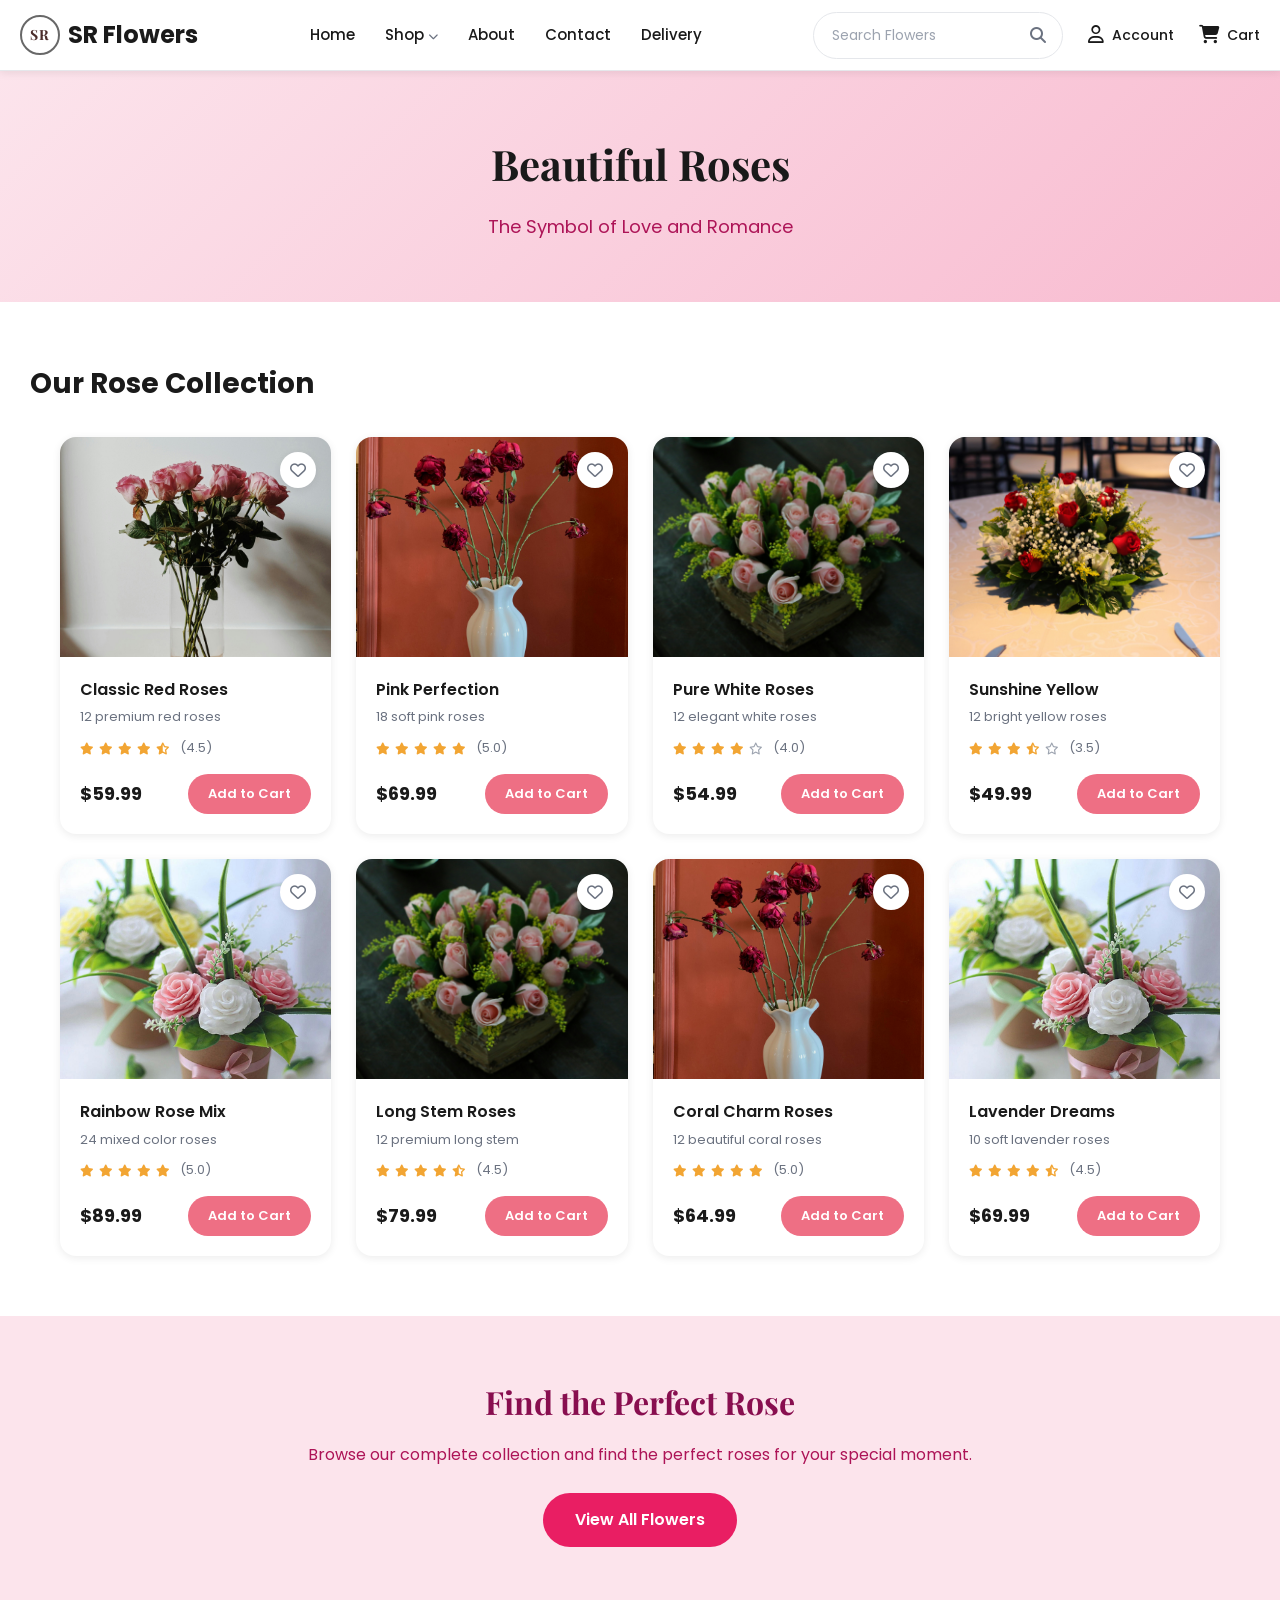
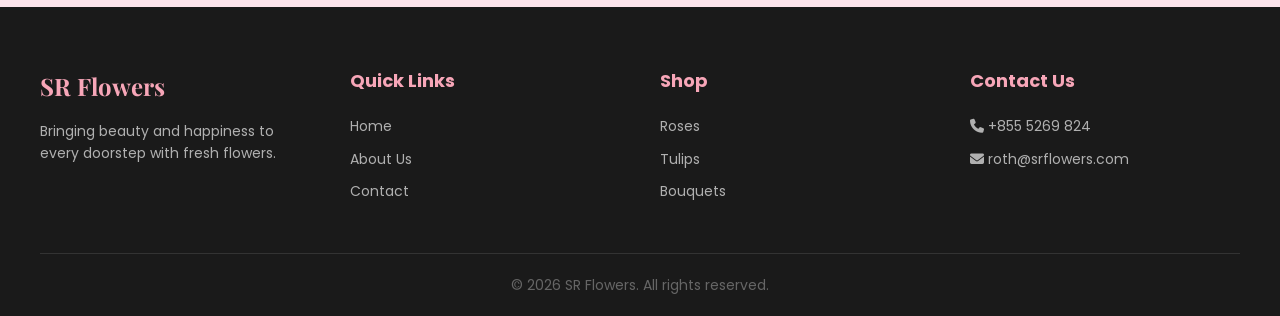
<file: Pages/roses.html>
<!doctype html>
<html lang="en">
  <head>
    <meta charset="UTF-8" />
    <meta name="viewport" content="width=device-width, initial-scale=1.0" />
    <title>Roses - SR Flowers</title>
    <link rel="preconnect" href="https://fonts.googleapis.com" />
    <link rel="preconnect" href="https://fonts.gstatic.com" crossorigin />
    <link
      href="https://fonts.googleapis.com/css2?family=Playfair+Display:wght@400;600;700&family=Poppins:wght@300;400;500;600;700&display=swap"
      rel="stylesheet"
    />
    <link
      rel="stylesheet"
      href="https://cdnjs.cloudflare.com/ajax/libs/font-awesome/6.4.0/css/all.min.css"
    />
    <link rel="stylesheet" href="../CSS/roses.css" />
  </head>
  <body>
    <header class="header">
      <div class="header-container">
        <div class="logo">
          <div class="mini-logo"><span>SR</span></div>
          <span>SR Flowers</span>
        </div>
        <nav class="nav-links">
          <a href="../index.html" class="nav-item">Home</a>
          <div class="nav-item dropdown">
            <a href="#"> Shop <i class="fa-solid fa-chevron-down"></i> </a>
            <div class="dropdown-menu">
              <a href="./roses.html" class="active">Roses</a>
              <a href="./tulips.html">Tulips</a>
              <a href="./lities.html">Lilies</a>
              <a href="./sunflowers.html">Sunflowers</a>
              <a href="./orchids.html">Orchids</a>
              <a href="./bouquets.html">Bouquets</a>
            </div>
          </div>
          <a href="./about.html" class="nav-item">About</a>
          <a href="./contact.html" class="nav-item">Contact</a>
          <a href="./delivery.html" class="nav-item">Delivery</a>
        </nav>
        <div class="header-right">
          <div class="search-bar">
            <input type="text" placeholder="Search Flowers" />
            <button><i class="fa-solid fa-magnifying-glass"></i></button>
          </div>
          <a href="#" class="header-icon"
            ><i class="fa-regular fa-user"></i><span>Account</span></a
          >
          <a href="#" class="header-icon"
            ><i class="fa-solid fa-cart-shopping"></i><span>Cart</span></a
          >
        </div>
        <button class="mobile-menu-btn">
          <i class="fa-solid fa-bars"></i>
        </button>
      </div>
    </header>

    <section class="about-hero">
      <div class="about-hero-container">
        <h1 class="about-hero-title">Beautiful Roses</h1>
        <p class="about-hero-tagline">The Symbol of Love and Romance</p>
      </div>
    </section>

    <section class="products-section" style="margin: 60px 30px">
      <div class="section-header">
        <h2 class="section-title">Our Rose Collection</h2>
      </div>
      <div class="product-grid">
        <div class="product-card">
          <div class="product-image">
            <span class="wishlist-btn"
              ><i class="fa-regular fa-heart"></i
            ></span>
            <img
              src="../Images/rosesImages/pexels-valeriiamiller-3910065.jpg"
              alt="Red Roses"
            />
          </div>
          <div class="product-info">
            <h3 class="product-name">Classic Red Roses</h3>
            <p class="product-desc">12 premium red roses</p>
            <div class="product-rating">
              <i class="fa-solid fa-star"></i><i class="fa-solid fa-star"></i
              ><i class="fa-solid fa-star"></i><i class="fa-solid fa-star"></i
              ><i class="fa-solid fa-star-half-stroke"></i>
              <span>(4.5)</span>
            </div>
            <div class="product-price-row">
              <span class="product-price">$59.99</span>
              <button class="add-to-cart">Add to Cart</button>
            </div>
          </div>
        </div>

        <div class="product-card">
          <div class="product-image">
            <span class="wishlist-btn"
              ><i class="fa-regular fa-heart"></i
            ></span>
            <img
              src="../Images/rosesImages/pexels-annroth-20-90664957-36165899.jpg"
              alt="Pink Roses"
            />
          </div>
          <div class="product-info">
            <h3 class="product-name">Pink Perfection</h3>
            <p class="product-desc">18 soft pink roses</p>
            <div class="product-rating">
              <i class="fa-solid fa-star"></i><i class="fa-solid fa-star"></i
              ><i class="fa-solid fa-star"></i><i class="fa-solid fa-star"></i
              ><i class="fa-solid fa-star"></i>
              <span>(5.0)</span>
            </div>
            <div class="product-price-row">
              <span class="product-price">$69.99</span>
              <button class="add-to-cart">Add to Cart</button>
            </div>
          </div>
        </div>

        <div class="product-card">
          <div class="product-image">
            <span class="wishlist-btn"
              ><i class="fa-regular fa-heart"></i
            ></span>
            <img
              src="../Images/rosesImages/pexels-marcelo-joaquim-3414006-5852594.jpg"
              alt="White Roses"
            />
          </div>
          <div class="product-info">
            <h3 class="product-name">Pure White Roses</h3>
            <p class="product-desc">12 elegant white roses</p>
            <div class="product-rating">
              <i class="fa-solid fa-star"></i><i class="fa-solid fa-star"></i
              ><i class="fa-solid fa-star"></i><i class="fa-solid fa-star"></i
              ><i class="fa-regular fa-star"></i>
              <span>(4.0)</span>
            </div>
            <div class="product-price-row">
              <span class="product-price">$54.99</span>
              <button class="add-to-cart">Add to Cart</button>
            </div>
          </div>
        </div>

        <div class="product-card">
          <div class="product-image">
            <span class="wishlist-btn"
              ><i class="fa-regular fa-heart"></i
            ></span>
            <img
              src="../Images/rosesImages/pexels-marcelo-joaquim-3414006-5706650.jpg"
              alt="Yellow Roses"
            />
          </div>
          <div class="product-info">
            <h3 class="product-name">Sunshine Yellow</h3>
            <p class="product-desc">12 bright yellow roses</p>
            <div class="product-rating">
              <i class="fa-solid fa-star"></i><i class="fa-solid fa-star"></i
              ><i class="fa-solid fa-star"></i
              ><i class="fa-solid fa-star-half-stroke"></i
              ><i class="fa-regular fa-star"></i>
              <span>(3.5)</span>
            </div>
            <div class="product-price-row">
              <span class="product-price">$49.99</span>
              <button class="add-to-cart">Add to Cart</button>
            </div>
          </div>
        </div>

        <div class="product-card">
          <div class="product-image">
            <span class="wishlist-btn"
              ><i class="fa-regular fa-heart"></i
            ></span>
            <img
              src="../Images/rosesImages/pexels-kristina-umaeva-43719487-7532908.jpg"
              alt="Mixed Roses"
            />
          </div>
          <div class="product-info">
            <h3 class="product-name">Rainbow Rose Mix</h3>
            <p class="product-desc">24 mixed color roses</p>
            <div class="product-rating">
              <i class="fa-solid fa-star"></i><i class="fa-solid fa-star"></i
              ><i class="fa-solid fa-star"></i><i class="fa-solid fa-star"></i
              ><i class="fa-solid fa-star"></i>
              <span>(5.0)</span>
            </div>
            <div class="product-price-row">
              <span class="product-price">$89.99</span>
              <button class="add-to-cart">Add to Cart</button>
            </div>
          </div>
        </div>

        <div class="product-card">
          <div class="product-image">
            <span class="wishlist-btn"
              ><i class="fa-regular fa-heart"></i
            ></span>
            <img
              src="../Images/rosesImages/pexels-marcelo-joaquim-3414006-5852594.jpg"
              alt="Long Stem Roses"
            />
          </div>
          <div class="product-info">
            <h3 class="product-name">Long Stem Roses</h3>
            <p class="product-desc">12 premium long stem</p>
            <div class="product-rating">
              <i class="fa-solid fa-star"></i><i class="fa-solid fa-star"></i
              ><i class="fa-solid fa-star"></i><i class="fa-solid fa-star"></i
              ><i class="fa-solid fa-star-half-stroke"></i>
              <span>(4.5)</span>
            </div>
            <div class="product-price-row">
              <span class="product-price">$79.99</span>
              <button class="add-to-cart">Add to Cart</button>
            </div>
          </div>
        </div>

        <div class="product-card">
          <div class="product-image">
            <span class="wishlist-btn"
              ><i class="fa-regular fa-heart"></i
            ></span>
            <img
              src="../Images/rosesImages/pexels-annroth-20-90664957-36165899.jpg"
              alt="Coral Roses"
            />
          </div>
          <div class="product-info">
            <h3 class="product-name">Coral Charm Roses</h3>
            <p class="product-desc">12 beautiful coral roses</p>
            <div class="product-rating">
              <i class="fa-solid fa-star"></i><i class="fa-solid fa-star"></i
              ><i class="fa-solid fa-star"></i><i class="fa-solid fa-star"></i
              ><i class="fa-solid fa-star"></i>
              <span>(5.0)</span>
            </div>
            <div class="product-price-row">
              <span class="product-price">$64.99</span>
              <button class="add-to-cart">Add to Cart</button>
            </div>
          </div>
        </div>

        <div class="product-card">
          <div class="product-image">
            <span class="wishlist-btn"
              ><i class="fa-regular fa-heart"></i
            ></span>
            <img
              src="../Images/rosesImages/pexels-kristina-umaeva-43719487-7532908.jpg"
              alt="Lavender Roses"
            />
          </div>
          <div class="product-info">
            <h3 class="product-name">Lavender Dreams</h3>
            <p class="product-desc">10 soft lavender roses</p>
            <div class="product-rating">
              <i class="fa-solid fa-star"></i><i class="fa-solid fa-star"></i
              ><i class="fa-solid fa-star"></i><i class="fa-solid fa-star"></i
              ><i class="fa-solid fa-star-half-stroke"></i>
              <span>(4.5)</span>
            </div>
            <div class="product-price-row">
              <span class="product-price">$69.99</span>
              <button class="add-to-cart">Add to Cart</button>
            </div>
          </div>
        </div>
      </div>
    </section>

    <section class="cta-section">
      <div class="cta-container">
        <h2 class="cta-title">Find the Perfect Rose</h2>
        <p class="cta-text">
          Browse our complete collection and find the perfect roses for your
          special moment.
        </p>
        <div class="cta-buttons">
          <a href="../index.html" class="cta-btn-primary">View All Flowers</a>
        </div>
      </div>
    </section>

    <footer class="footer">
      <div class="footer-container">
        <div class="footer-section">
          <h3>SR Flowers</h3>
          <p>
            Bringing beauty and happiness to every doorstep with fresh flowers.
          </p>
        </div>
        <div class="footer-section">
          <h4>Quick Links</h4>
          <a href="../index.html">Home</a>
          <a href="./about.html">About Us</a>
          <a href="./contact.html">Contact</a>
        </div>
        <div class="footer-section">
          <h4>Shop</h4>
          <a href="./roses.html">Roses</a>
          <a href="./tulips.html">Tulips</a>
          <a href="./bouquets.html">Bouquets</a>
        </div>
        <div class="footer-section">
          <h4>Contact Us</h4>
          <p><i class="fa-solid fa-phone"></i> +855 5269 824</p>
          <p><i class="fa-solid fa-envelope"></i> roth@srflowers.com</p>
        </div>
      </div>
      <div class="footer-bottom">
        <p>&copy; 2026 SR Flowers. All rights reserved.</p>
      </div>
    </footer>
  </body>
</html>
</file>
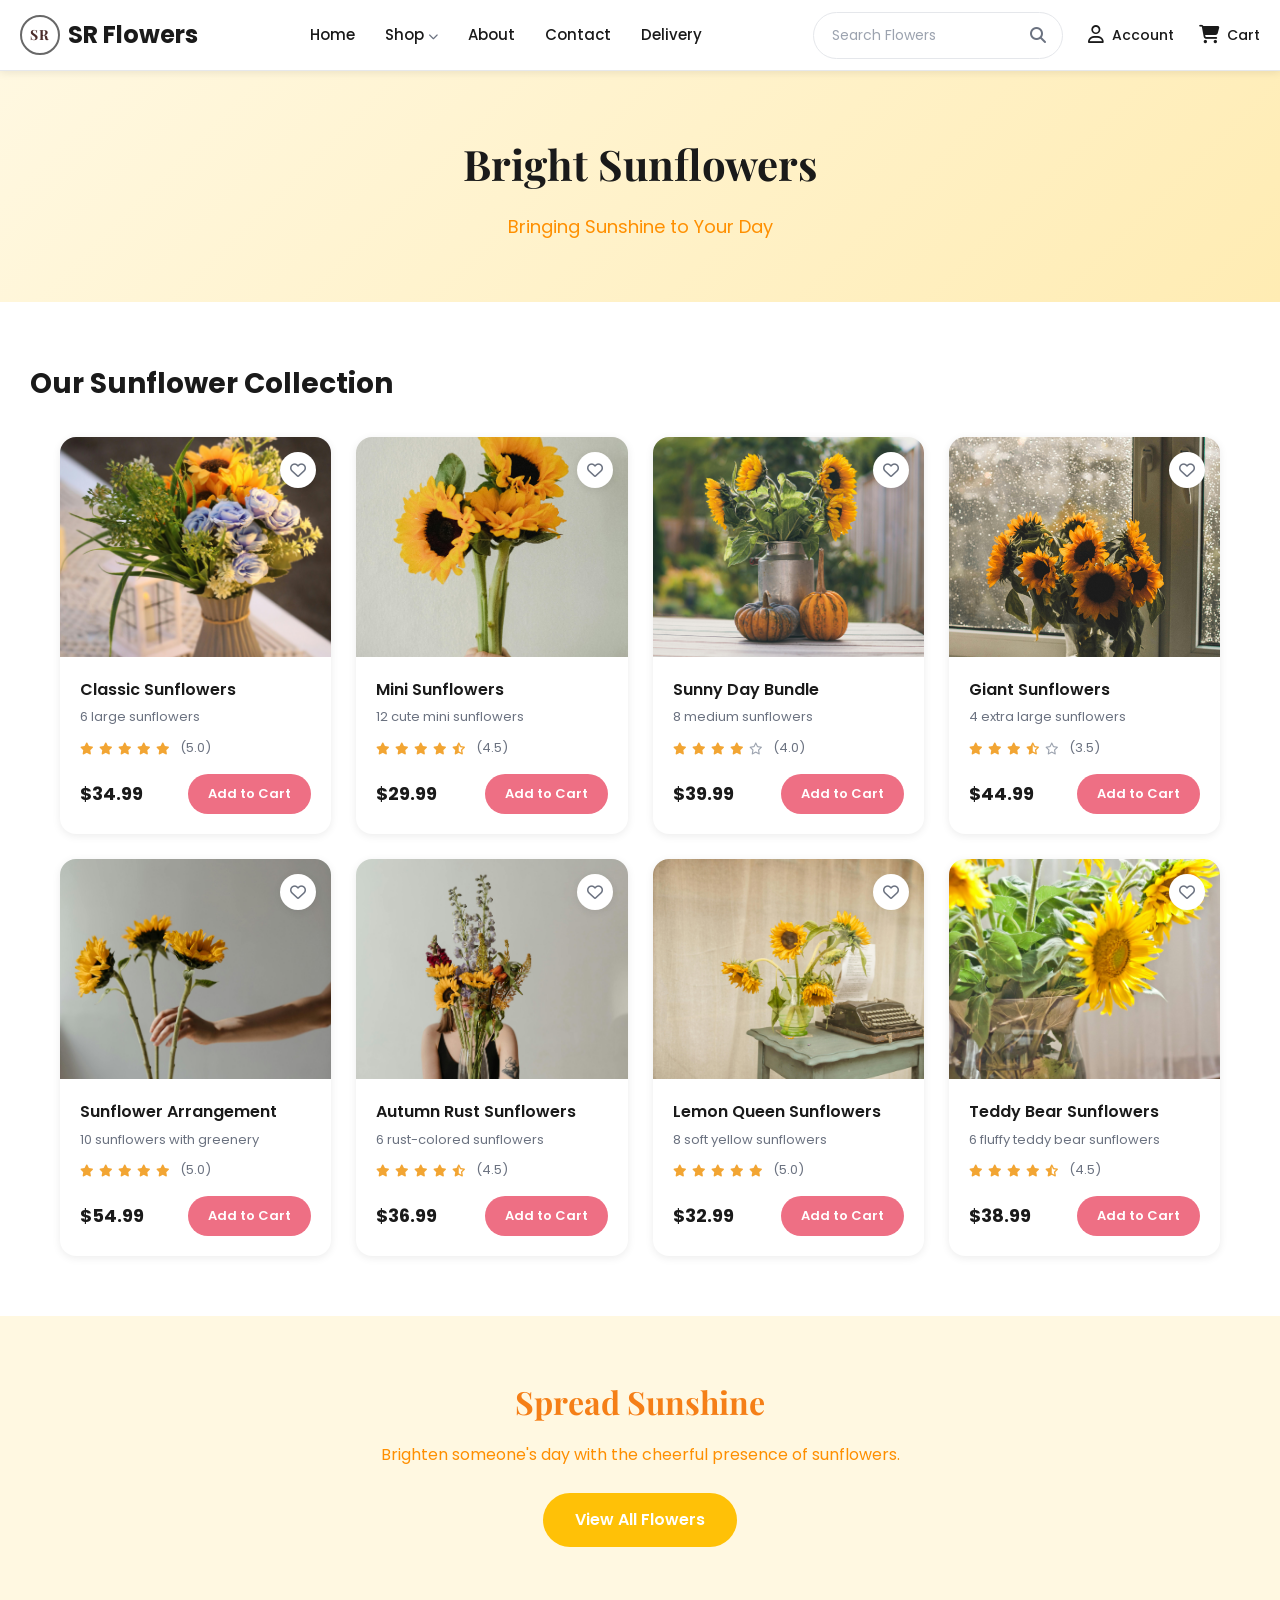
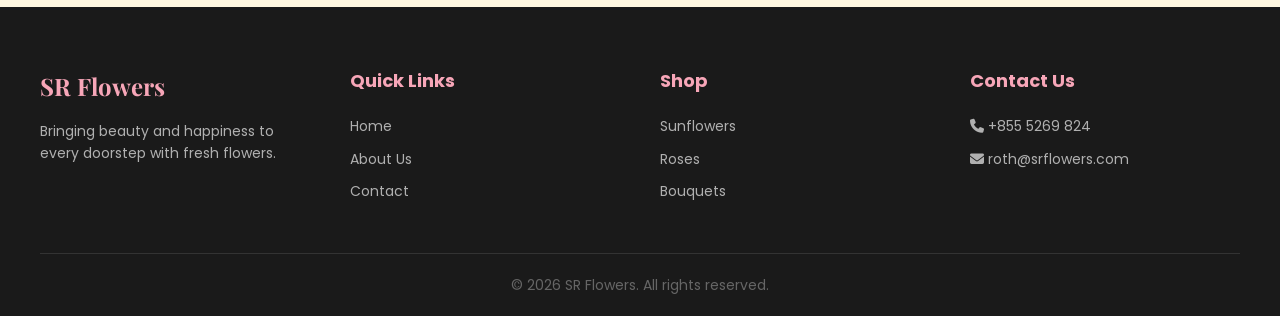
<file: Pages/sunflowers.html>
<!doctype html>
<html lang="en">
  <head>
    <meta charset="UTF-8" />
    <meta name="viewport" content="width=device-width, initial-scale=1.0" />
    <title>Sunflowers - SR Flowers</title>
    <link rel="preconnect" href="https://fonts.googleapis.com" />
    <link rel="preconnect" href="https://fonts.gstatic.com" crossorigin />
    <link
      href="https://fonts.googleapis.com/css2?family=Playfair+Display:wght@400;600;700&family=Poppins:wght@300;400;500;600;700&display=swap"
      rel="stylesheet"
    />
    <link
      rel="stylesheet"
      href="https://cdnjs.cloudflare.com/ajax/libs/font-awesome/6.4.0/css/all.min.css"
    />
    <link rel="stylesheet" href="../CSS/sunflower.css" />
  </head>
  <body>
    <header class="header">
      <div class="header-container">
        <div class="logo">
          <div class="mini-logo"><span>SR</span></div>
          <span>SR Flowers</span>
        </div>
        <nav class="nav-links">
          <a href="../index.html" class="nav-item">Home</a>
          <div class="nav-item dropdown">
            <a href="#"> Shop <i class="fa-solid fa-chevron-down"></i> </a>
            <div class="dropdown-menu">
              <a href="./roses.html">Roses</a>
              <a href="./tulips.html">Tulips</a>
              <a href="./lities.html">Lilies</a>
              <a href="./sunflowers.html" class="active">Sunflowers</a>
              <a href="./orchids.html">Orchids</a>
              <a href="./bouquets.html">Bouquets</a>
            </div>
          </div>
          <a href="./about.html" class="nav-item">About</a>
          <a href="./contact.html" class="nav-item">Contact</a>
          <a href="./delivery.html" class="nav-item">Delivery</a>
        </nav>
        <div class="header-right">
          <div class="search-bar">
            <input type="text" placeholder="Search Flowers" />
            <button><i class="fa-solid fa-magnifying-glass"></i></button>
          </div>
          <a href="#" class="header-icon"
            ><i class="fa-regular fa-user"></i><span>Account</span></a
          >
          <a href="#" class="header-icon"
            ><i class="fa-solid fa-cart-shopping"></i><span>Cart</span></a
          >
        </div>
        <button class="mobile-menu-btn">
          <i class="fa-solid fa-bars"></i>
        </button>
      </div>
    </header>

    <section class="about-hero">
      <div class="about-hero-container">
        <h1 class="about-hero-title">Bright Sunflowers</h1>
        <p class="about-hero-tagline">Bringing Sunshine to Your Day</p>
      </div>
    </section>

    <section class="products-section" style="margin: 60px 30px">
      <div class="section-header">
        <h2 class="section-title">Our Sunflower Collection</h2>
      </div>
      <div class="product-grid">
        <div class="product-card">
          <div class="product-image">
            <span class="wishlist-btn"
              ><i class="fa-regular fa-heart"></i
            ></span>
            <img
              src="../Images/sunflowersImages/pexels-aksinfo7-36234472.jpg"
              alt="Sunflowers"
            />
          </div>
          <div class="product-info">
            <h3 class="product-name">Classic Sunflowers</h3>
            <p class="product-desc">6 large sunflowers</p>
            <div class="product-rating">
              <i class="fa-solid fa-star"></i><i class="fa-solid fa-star"></i
              ><i class="fa-solid fa-star"></i><i class="fa-solid fa-star"></i
              ><i class="fa-solid fa-star"></i>
              <span>(5.0)</span>
            </div>
            <div class="product-price-row">
              <span class="product-price">$34.99</span>
              <button class="add-to-cart">Add to Cart</button>
            </div>
          </div>
        </div>

        <div class="product-card">
          <div class="product-image">
            <span class="wishlist-btn"
              ><i class="fa-regular fa-heart"></i
            ></span>
            <img
              src="../Images/sunflowersImages/pexels-amina-filkins-5414339.jpg"
              alt="Mini Sunflowers"
            />
          </div>
          <div class="product-info">
            <h3 class="product-name">Mini Sunflowers</h3>
            <p class="product-desc">12 cute mini sunflowers</p>
            <div class="product-rating">
              <i class="fa-solid fa-star"></i><i class="fa-solid fa-star"></i
              ><i class="fa-solid fa-star"></i><i class="fa-solid fa-star"></i
              ><i class="fa-solid fa-star-half-stroke"></i>
              <span>(4.5)</span>
            </div>
            <div class="product-price-row">
              <span class="product-price">$29.99</span>
              <button class="add-to-cart">Add to Cart</button>
            </div>
          </div>
        </div>

        <div class="product-card">
          <div class="product-image">
            <span class="wishlist-btn"
              ><i class="fa-regular fa-heart"></i
            ></span>
            <img
              src="../Images/sunflowersImages/pexels-nietjuhart-3123914.jpg"
              alt="Sunflower Bundle"
            />
          </div>
          <div class="product-info">
            <h3 class="product-name">Sunny Day Bundle</h3>
            <p class="product-desc">8 medium sunflowers</p>
            <div class="product-rating">
              <i class="fa-solid fa-star"></i><i class="fa-solid fa-star"></i
              ><i class="fa-solid fa-star"></i><i class="fa-solid fa-star"></i
              ><i class="fa-regular fa-star"></i>
              <span>(4.0)</span>
            </div>
            <div class="product-price-row">
              <span class="product-price">$39.99</span>
              <button class="add-to-cart">Add to Cart</button>
            </div>
          </div>
        </div>

        <div class="product-card">
          <div class="product-image">
            <span class="wishlist-btn"
              ><i class="fa-regular fa-heart"></i
            ></span>
            <img
              src="../Images/sunflowersImages/pexels-kpaukshtite-1427855.jpg"
              alt="Giant Sunflowers"
            />
          </div>
          <div class="product-info">
            <h3 class="product-name">Giant Sunflowers</h3>
            <p class="product-desc">4 extra large sunflowers</p>
            <div class="product-rating">
              <i class="fa-solid fa-star"></i><i class="fa-solid fa-star"></i
              ><i class="fa-solid fa-star"></i
              ><i class="fa-solid fa-star-half-stroke"></i
              ><i class="fa-regular fa-star"></i>
              <span>(3.5)</span>
            </div>
            <div class="product-price-row">
              <span class="product-price">$44.99</span>
              <button class="add-to-cart">Add to Cart</button>
            </div>
          </div>
        </div>

        <div class="product-card">
          <div class="product-image">
            <span class="wishlist-btn"
              ><i class="fa-regular fa-heart"></i
            ></span>
            <img
              src="../Images/sunflowersImages/pexels-cottonbro-4272629.jpg"
              alt="Sunflower Arrangement"
            />
          </div>
          <div class="product-info">
            <h3 class="product-name">Sunflower Arrangement</h3>
            <p class="product-desc">10 sunflowers with greenery</p>
            <div class="product-rating">
              <i class="fa-solid fa-star"></i><i class="fa-solid fa-star"></i
              ><i class="fa-solid fa-star"></i><i class="fa-solid fa-star"></i
              ><i class="fa-solid fa-star"></i>
              <span>(5.0)</span>
            </div>
            <div class="product-price-row">
              <span class="product-price">$54.99</span>
              <button class="add-to-cart">Add to Cart</button>
            </div>
          </div>
        </div>

        <div class="product-card">
          <div class="product-image">
            <span class="wishlist-btn"
              ><i class="fa-regular fa-heart"></i
            ></span>
            <img
              src="../Images/sunflowersImages/pexels-cottonbro-4273098.jpg"
              alt="Rust Sunflowers"
            />
          </div>
          <div class="product-info">
            <h3 class="product-name">Autumn Rust Sunflowers</h3>
            <p class="product-desc">6 rust-colored sunflowers</p>
            <div class="product-rating">
              <i class="fa-solid fa-star"></i><i class="fa-solid fa-star"></i
              ><i class="fa-solid fa-star"></i><i class="fa-solid fa-star"></i
              ><i class="fa-solid fa-star-half-stroke"></i>
              <span>(4.5)</span>
            </div>
            <div class="product-price-row">
              <span class="product-price">$36.99</span>
              <button class="add-to-cart">Add to Cart</button>
            </div>
          </div>
        </div>

        <div class="product-card">
          <div class="product-image">
            <span class="wishlist-btn"
              ><i class="fa-regular fa-heart"></i
            ></span>
            <img
              src="../Images/sunflowersImages/pexels-james-frid-81279-6186164.jpg"
              alt="Lemon Queen Sunflowers"
            />
          </div>
          <div class="product-info">
            <h3 class="product-name">Lemon Queen Sunflowers</h3>
            <p class="product-desc">8 soft yellow sunflowers</p>
            <div class="product-rating">
              <i class="fa-solid fa-star"></i><i class="fa-solid fa-star"></i
              ><i class="fa-solid fa-star"></i><i class="fa-solid fa-star"></i
              ><i class="fa-solid fa-star"></i>
              <span>(5.0)</span>
            </div>
            <div class="product-price-row">
              <span class="product-price">$32.99</span>
              <button class="add-to-cart">Add to Cart</button>
            </div>
          </div>
        </div>

        <div class="product-card">
          <div class="product-image">
            <span class="wishlist-btn"
              ><i class="fa-regular fa-heart"></i
            ></span>
            <img
              src="../Images/sunflowersImages/pexels-karola-g2-5568.jpg"
              alt="Teddy Bear Sunflowers"
            />
          </div>
          <div class="product-info">
            <h3 class="product-name">Teddy Bear Sunflowers</h3>
            <p class="product-desc">6 fluffy teddy bear sunflowers</p>
            <div class="product-rating">
              <i class="fa-solid fa-star"></i><i class="fa-solid fa-star"></i
              ><i class="fa-solid fa-star"></i><i class="fa-solid fa-star"></i
              ><i class="fa-solid fa-star-half-stroke"></i>
              <span>(4.5)</span>
            </div>
            <div class="product-price-row">
              <span class="product-price">$38.99</span>
              <button class="add-to-cart">Add to Cart</button>
            </div>
          </div>
        </div>
      </div>
    </section>

    <section class="cta-section">
      <div class="cta-container">
        <h2 class="cta-title">Spread Sunshine</h2>
        <p class="cta-text">
          Brighten someone's day with the cheerful presence of sunflowers.
        </p>
        <div class="cta-buttons">
          <a href="../index.html" class="cta-btn-primary">View All Flowers</a>
        </div>
      </div>
    </section>

    <footer class="footer">
      <div class="footer-container">
        <div class="footer-section">
          <h3>SR Flowers</h3>
          <p>
            Bringing beauty and happiness to every doorstep with fresh flowers.
          </p>
        </div>
        <div class="footer-section">
          <h4>Quick Links</h4>
          <a href="../index.html">Home</a>
          <a href="./about.html">About Us</a>
          <a href="./contact.html">Contact</a>
        </div>
        <div class="footer-section">
          <h4>Shop</h4>
          <a href="./sunflowers.html">Sunflowers</a>
          <a href="./roses.html">Roses</a>
          <a href="./bouquets.html">Bouquets</a>
        </div>
        <div class="footer-section">
          <h4>Contact Us</h4>
          <p><i class="fa-solid fa-phone"></i> +855 5269 824</p>
          <p><i class="fa-solid fa-envelope"></i> roth@srflowers.com</p>
        </div>
      </div>
      <div class="footer-bottom">
        <p>&copy; 2026 SR Flowers. All rights reserved.</p>
      </div>
    </footer>
  </body>
</html>
</file>
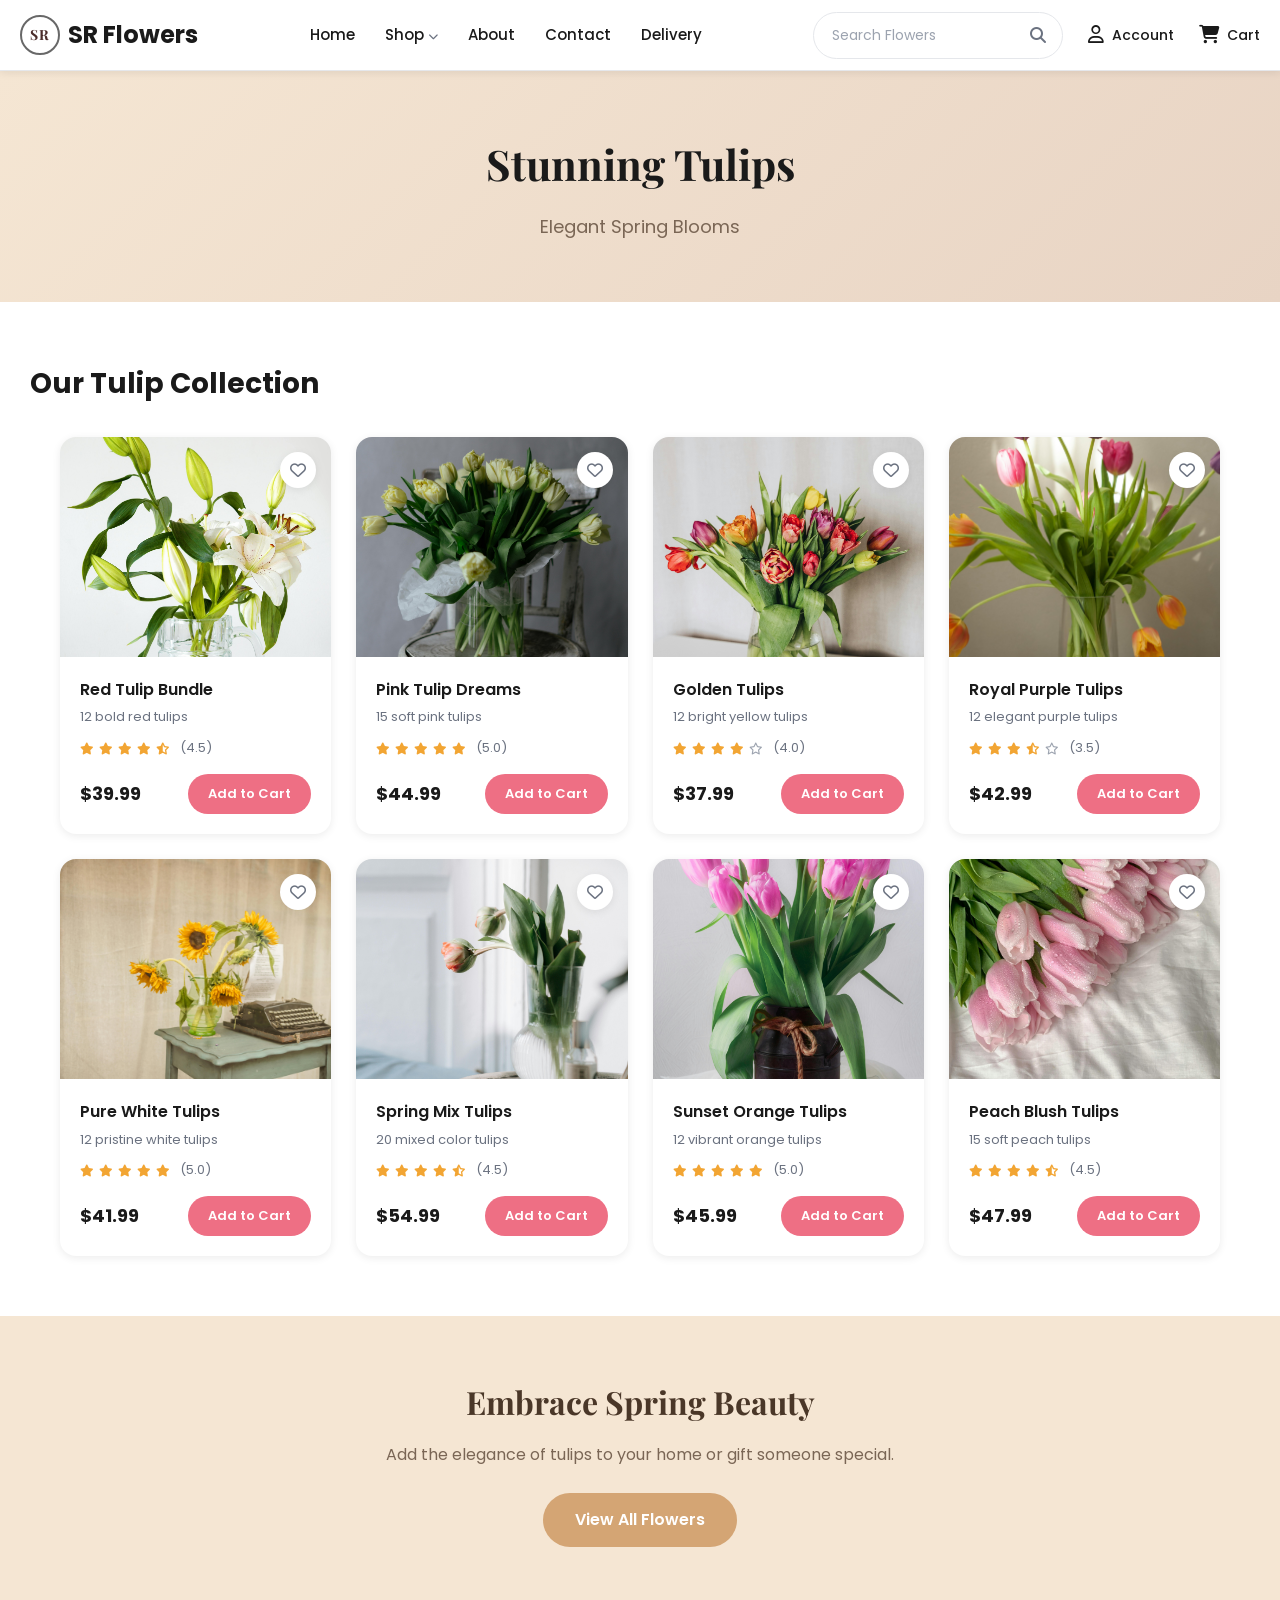
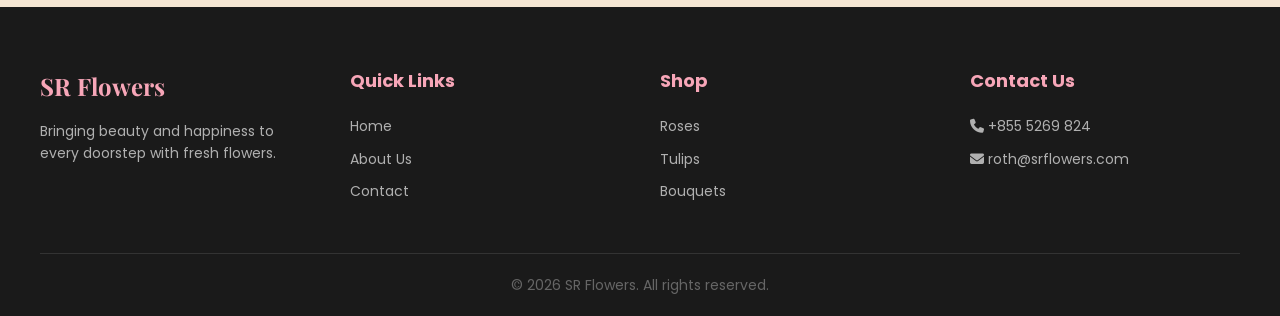
<file: Pages/tulips.html>
<!doctype html>
<html lang="en">
  <head>
    <meta charset="UTF-8" />
    <meta name="viewport" content="width=device-width, initial-scale=1.0" />
    <title>Tulips - SR Flowers</title>
    <link rel="preconnect" href="https://fonts.googleapis.com" />
    <link rel="preconnect" href="https://fonts.gstatic.com" crossorigin />
    <link
      href="https://fonts.googleapis.com/css2?family=Playfair+Display:wght@400;600;700&family=Poppins:wght@300;400;500;600;700&display=swap"
      rel="stylesheet"
    />
    <link
      rel="stylesheet"
      href="https://cdnjs.cloudflare.com/ajax/libs/font-awesome/6.4.0/css/all.min.css"
    />
    <link rel="stylesheet" href="../CSS/tulips.css" />
  </head>
  <body>
    <header class="header">
      <div class="header-container">
        <div class="logo">
          <div class="mini-logo"><span>SR</span></div>
          <span>SR Flowers</span>
        </div>
        <nav class="nav-links">
          <a href="../index.html" class="nav-item" ​>Home</a>
          <div class="nav-item dropdown">
            <a href="#"> Shop <i class="fa-solid fa-chevron-down"></i> </a>
            <div class="dropdown-menu">
              <a href="./roses.html">Roses</a>
              <a href="./tulips.html" class="active">Tulips</a>
              <a href="./lities.html">Lilies</a>
              <a href="./sunflowers.html">Sunflowers</a>
              <a href="./orchids.html">Orchids</a>
              <a href="./bouquets.html">Bouquets</a>
            </div>
          </div>
          <a href="./about.html" class="nav-item">About</a>
          <a href="./contact.html" class="nav-item">Contact</a>
          <a href="./delivery.html" class="nav-item">Delivery</a>
        </nav>
        <div class="header-right">
          <div class="search-bar">
            <input type="text" placeholder="Search Flowers" />
            <button><i class="fa-solid fa-magnifying-glass"></i></button>
          </div>
          <a href="#" class="header-icon"
            ><i class="fa-regular fa-user"></i><span>Account</span></a
          >
          <a href="#" class="header-icon"
            ><i class="fa-solid fa-cart-shopping"></i><span>Cart</span></a
          >
        </div>
        <button class="mobile-menu-btn">
          <i class="fa-solid fa-bars"></i>
        </button>
      </div>
    </header>

    <section class="about-hero">
      <div class="about-hero-container">
        <h1 class="about-hero-title">Stunning Tulips</h1>
        <p class="about-hero-tagline">Elegant Spring Blooms</p>
      </div>
    </section>

    <section class="products-section" style="margin: 60px 30px">
      <div class="section-header">
        <h2 class="section-title">Our Tulip Collection</h2>
      </div>
      <div class="product-grid">
        <div class="product-card">
          <div class="product-image">
            <span class="wishlist-btn"
              ><i class="fa-regular fa-heart"></i
            ></span>
            <img
              src="../Images/litiesImages/pexels-anna-nekrashevich-7815234.jpg"
              alt="Red Tulips"
            />
          </div>
          <div class="product-info">
            <h3 class="product-name">Red Tulip Bundle</h3>
            <p class="product-desc">12 bold red tulips</p>
            <div class="product-rating">
              <i class="fa-solid fa-star"></i><i class="fa-solid fa-star"></i
              ><i class="fa-solid fa-star"></i><i class="fa-solid fa-star"></i
              ><i class="fa-solid fa-star-half-stroke"></i>
              <span>(4.5)</span>
            </div>
            <div class="product-price-row">
              <span class="product-price">$39.99</span>
              <button class="add-to-cart">Add to Cart</button>
            </div>
          </div>
        </div>

        <div class="product-card">
          <div class="product-image">
            <span class="wishlist-btn"
              ><i class="fa-regular fa-heart"></i
            ></span>
            <img
              src="../Images/tulipsImages/pexels-albinawhite-11423473.jpg"
              alt="Pink Tulips"
            />
          </div>
          <div class="product-info">
            <h3 class="product-name">Pink Tulip Dreams</h3>
            <p class="product-desc">15 soft pink tulips</p>
            <div class="product-rating">
              <i class="fa-solid fa-star"></i><i class="fa-solid fa-star"></i
              ><i class="fa-solid fa-star"></i><i class="fa-solid fa-star"></i
              ><i class="fa-solid fa-star"></i>
              <span>(5.0)</span>
            </div>
            <div class="product-price-row">
              <span class="product-price">$44.99</span>
              <button class="add-to-cart">Add to Cart</button>
            </div>
          </div>
        </div>

        <div class="product-card">
          <div class="product-image">
            <span class="wishlist-btn"
              ><i class="fa-regular fa-heart"></i
            ></span>
            <img
              src="../Images/tulipsImages/pexels-alesiakozik-6633408.jpg"
              alt="Yellow Tulips"
            />
          </div>
          <div class="product-info">
            <h3 class="product-name">Golden Tulips</h3>
            <p class="product-desc">12 bright yellow tulips</p>
            <div class="product-rating">
              <i class="fa-solid fa-star"></i><i class="fa-solid fa-star"></i
              ><i class="fa-solid fa-star"></i><i class="fa-solid fa-star"></i
              ><i class="fa-regular fa-star"></i>
              <span>(4.0)</span>
            </div>
            <div class="product-price-row">
              <span class="product-price">$37.99</span>
              <button class="add-to-cart">Add to Cart</button>
            </div>
          </div>
        </div>

        <div class="product-card">
          <div class="product-image">
            <span class="wishlist-btn"
              ><i class="fa-regular fa-heart"></i
            ></span>
            <img
              src="../Images/tulipsImages/pexels-kimvanvuuren-1586498.jpg"
              alt="Purple Tulips"
            />
          </div>
          <div class="product-info">
            <h3 class="product-name">Royal Purple Tulips</h3>
            <p class="product-desc">12 elegant purple tulips</p>
            <div class="product-rating">
              <i class="fa-solid fa-star"></i><i class="fa-solid fa-star"></i
              ><i class="fa-solid fa-star"></i
              ><i class="fa-solid fa-star-half-stroke"></i
              ><i class="fa-regular fa-star"></i>
              <span>(3.5)</span>
            </div>
            <div class="product-price-row">
              <span class="product-price">$42.99</span>
              <button class="add-to-cart">Add to Cart</button>
            </div>
          </div>
        </div>

        <div class="product-card">
          <div class="product-image">
            <span class="wishlist-btn"
              ><i class="fa-regular fa-heart"></i
            ></span>
            <img
              src="../Images/sunflowersImages/pexels-james-frid-81279-6186164.jpg"
              alt="White Tulips"
            />
          </div>
          <div class="product-info">
            <h3 class="product-name">Pure White Tulips</h3>
            <p class="product-desc">12 pristine white tulips</p>
            <div class="product-rating">
              <i class="fa-solid fa-star"></i><i class="fa-solid fa-star"></i
              ><i class="fa-solid fa-star"></i><i class="fa-solid fa-star"></i
              ><i class="fa-solid fa-star"></i>
              <span>(5.0)</span>
            </div>
            <div class="product-price-row">
              <span class="product-price">$41.99</span>
              <button class="add-to-cart">Add to Cart</button>
            </div>
          </div>
        </div>

        <div class="product-card">
          <div class="product-image">
            <span class="wishlist-btn"
              ><i class="fa-regular fa-heart"></i
            ></span>
            <img
              src="../Images/tulipsImages/pexels-ron-lach-9641790.jpg"
              alt="Mixed Tulips"
            />
          </div>
          <div class="product-info">
            <h3 class="product-name">Spring Mix Tulips</h3>
            <p class="product-desc">20 mixed color tulips</p>
            <div class="product-rating">
              <i class="fa-solid fa-star"></i><i class="fa-solid fa-star"></i
              ><i class="fa-solid fa-star"></i><i class="fa-solid fa-star"></i
              ><i class="fa-solid fa-star-half-stroke"></i>
              <span>(4.5)</span>
            </div>
            <div class="product-price-row">
              <span class="product-price">$54.99</span>
              <button class="add-to-cart">Add to Cart</button>
            </div>
          </div>
        </div>

        <div class="product-card">
          <div class="product-image">
            <span class="wishlist-btn"
              ><i class="fa-regular fa-heart"></i
            ></span>
            <img
              src="../Images/tulipsImages/pexels-skyler-ewing-266953-10967612.jpg"
              alt="Orange Tulips"
            />
          </div>
          <div class="product-info">
            <h3 class="product-name">Sunset Orange Tulips</h3>
            <p class="product-desc">12 vibrant orange tulips</p>
            <div class="product-rating">
              <i class="fa-solid fa-star"></i><i class="fa-solid fa-star"></i
              ><i class="fa-solid fa-star"></i><i class="fa-solid fa-star"></i
              ><i class="fa-solid fa-star"></i>
              <span>(5.0)</span>
            </div>
            <div class="product-price-row">
              <span class="product-price">$45.99</span>
              <button class="add-to-cart">Add to Cart</button>
            </div>
          </div>
        </div>

        <div class="product-card">
          <div class="product-image">
            <span class="wishlist-btn"
              ><i class="fa-regular fa-heart"></i
            ></span>
            <img
              src="../Images/tulipsImages/pexels-solodsha-7664103.jpg"
              alt="Peach Tulips"
            />
          </div>
          <div class="product-info">
            <h3 class="product-name">Peach Blush Tulips</h3>
            <p class="product-desc">15 soft peach tulips</p>
            <div class="product-rating">
              <i class="fa-solid fa-star"></i><i class="fa-solid fa-star"></i
              ><i class="fa-solid fa-star"></i><i class="fa-solid fa-star"></i
              ><i class="fa-solid fa-star-half-stroke"></i>
              <span>(4.5)</span>
            </div>
            <div class="product-price-row">
              <span class="product-price">$47.99</span>
              <button class="add-to-cart">Add to Cart</button>
            </div>
          </div>
        </div>
      </div>
    </section>

    <section class="cta-section">
      <div class="cta-container">
        <h2 class="cta-title">Embrace Spring Beauty</h2>
        <p class="cta-text">
          Add the elegance of tulips to your home or gift someone special.
        </p>
        <div class="cta-buttons">
          <a href="../index.html" class="cta-btn-primary">View All Flowers</a>
        </div>
      </div>
    </section>

    <footer class="footer">
      <div class="footer-container">
        <div class="footer-section">
          <h3>SR Flowers</h3>
          <p>
            Bringing beauty and happiness to every doorstep with fresh flowers.
          </p>
        </div>
        <div class="footer-section">
          <h4>Quick Links</h4>
          <a href="../index.html">Home</a>
          <a href="./about.html">About Us</a>
          <a href="./contact.html">Contact</a>
        </div>
        <div class="footer-section">
          <h4>Shop</h4>
          <a href="./roses.html">Roses</a>
          <a href="./tulips.html">Tulips</a>
          <a href="./bouquets.html">Bouquets</a>
        </div>
        <div class="footer-section">
          <h4>Contact Us</h4>
          <p><i class="fa-solid fa-phone"></i> +855 5269 824</p>
          <p><i class="fa-solid fa-envelope"></i> roth@srflowers.com</p>
        </div>
      </div>
      <div class="footer-bottom">
        <p>&copy; 2026 SR Flowers. All rights reserved.</p>
      </div>
    </footer>
  </body>
</html>
</file>
<file: CSS/bouquets.css>
/* ============================================
   BOUQUETS CATEGORY STYLES
   ============================================ */

/* ============================================
   RESET & BASIC STYLES
   ============================================ */
* {
  margin: 0;
  padding: 0;
  box-sizing: border-box;
}

body {
  font-family: "Poppins", sans-serif;
  background-color: #ffffff;
  color: #1a1a1a;
  line-height: 1.6;
}

a {
  text-decoration: none;
  color: inherit;
}

button {
  font-family: inherit;
  cursor: pointer;
  border: none;
  outline: none;
}

img {
  max-width: 100%;
  height: auto;
  display: block;
}

/* ============================================
   HEADER / TOP NAVIGATION
   ============================================ */
.header {
  background-color: #ffffff;
  box-shadow: 0 2px 8px rgba(0, 0, 0, 0.08);
  position: sticky;
  top: 0;
  z-index: 1000;
  border-bottom: 1px solid #e5e7eb;
}

.header-container {
  max-width: 1300px;
  margin: 0 auto;
  padding: 0 20px;
  height: 70px;
  display: flex;
  align-items: center;
  justify-content: space-between;
  gap: 30px;
}

.logo {
  display: flex;
  align-items: center;
  gap: 8px;
  font-size: 24px;
  font-weight: 700;
  color: #1a1a1a;
  flex-shrink: 0;
}

.logo i {
  color: #f7a6b8;
  font-size: 28px;
}

.mini-logo {
  width: 40px;
  height: 40px;
  border-radius: 50%;
  display: flex;
  justify-content: center;
  align-items: center;
  border: rgb(104, 104, 104) 2px solid;
}

.mini-logo span {
  font-family: "Playfair Display", serif;
  font-size: 14px;
  font-weight: 700;
  color: #4a2c2a;
  letter-spacing: 1px;
}

.nav-links {
  display: flex;
  align-items: center;
  gap: 30px;
}

.nav-item {
  font-size: 15px;
  font-weight: 500;
  color: #1a1a1a;
  transition: color 0.3s ease;
  display: flex;
  align-items: center;
  gap: 5px;
}

.nav-item:hover {
  color: #f7a6b8;
}

/* Active Navigation Link */
.nav-item.active {
  color: #f7a6b8;
  font-weight: 600;
}

.dropdown-menu a.active {
  background-color: #f7a6b8;
  color: #ffffff;
}

.nav-item i {
  font-size: 10px;
  color: #6b7280;
}

.dropdown {
  position: relative;
}

.dropdown-menu {
  position: absolute;
  top: 100%;
  left: 0;
  background-color: #ffffff;
  border-radius: 8px;
  box-shadow: 0 4px 12px rgba(0, 0, 0, 0.15);
  min-width: 200px;
  padding: 10px 0;
  display: none;
  z-index: 1000;
}

.dropdown:hover .dropdown-menu {
  display: block;
}

.dropdown-menu a {
  display: block;
  padding: 10px 20px;
  color: #1a1a1a;
  font-size: 14px;
  transition:
    background-color 0.3s ease,
    color 0.3s ease;
}

.dropdown-menu a:hover {
  background-color: #f7a6b8;
  color: #ffffff;
}

.header-right {
  display: flex;
  align-items: center;
  gap: 25px;
  flex-shrink: 0;
}

.search-bar {
  display: flex;
  align-items: center;
  background-color: #ffffff;
  border-radius: 50px;
  overflow: hidden;
  border: 1px solid #e5e7eb;
  transition:
    border-color 0.3s ease,
    box-shadow 0.3s ease;
}

.search-bar:focus-within {
  border-color: #f7a6b8;
  box-shadow: 0 0 0 3px rgba(247, 166, 184, 0.1);
}

.search-bar input {
  border: none;
  background: transparent;
  padding: 10px 18px;
  font-size: 14px;
  width: 200px;
  font-family: inherit;
  outline: none;
}

.search-bar input::placeholder {
  color: #9ca3af;
}

.search-bar button {
  background: transparent;
  padding: 10px 16px;
  color: #6b7280;
  font-size: 16px;
  transition: color 0.3s ease;
}

.search-bar button:hover {
  color: #f7a6b8;
}

.header-icon {
  display: flex;
  align-items: center;
  gap: 8px;
  font-size: 14px;
  font-weight: 500;
  color: #1a1a1a;
  transition: color 0.3s ease;
}

.header-icon:hover {
  color: #f7a6b8;
}

.header-icon i {
  font-size: 18px;
}

.mobile-menu-btn {
  display: none;
  background: transparent;
  font-size: 24px;
  color: #1a1a1a;
  padding: 5px;
}

/* ============================================
   HERO SECTION - Bouquets Theme
   ============================================ */
.about-hero {
  background: linear-gradient(135deg, #fce4ec 0%, #f8bbd0 50%, #f48fb1 100%);
  padding: 60px 30px;
  text-align: center;
}

.about-hero-title {
  font-family: "Playfair Display", serif;
  font-size: 42px;
  font-weight: 700;
  color: #1a1a1a;
  margin-bottom: 15px;
}

.about-hero-tagline {
  font-size: 18px;
  color: #ad1457;
}

/* ============================================
   PRODUCTS SECTION
   ============================================ */
.products-section {
  margin: 0 30px 60px;
}

.section-header {
  margin-bottom: 30px;
}

.section-title {
  font-size: 28px;
  font-weight: 700;
  color: #1a1a1a;
}

.product-grid {
  display: grid;
  grid-template-columns: repeat(4, 1fr);
  gap: 25px;
  margin: 0 30px;
}

.product-card {
  background-color: #ffffff;
  border-radius: 16px;
  overflow: hidden;
  box-shadow: 0 2px 8px rgba(0, 0, 0, 0.08);
  transition:
    transform 0.3s ease,
    box-shadow 0.3s ease;
}

.product-card:hover {
  transform: translateY(-5px);
  box-shadow: 0 4px 12px rgba(0, 0, 0, 0.12);
}

.product-image {
  position: relative;
  padding: 0;
  background-color: #ffffff;
  display: flex;
  align-items: center;
  justify-content: center;
  min-height: 220px;
  overflow: hidden;
}

.product-image img {
  width: 100%;
  height: 220px;
  object-fit: cover;
}

.wishlist-btn {
  position: absolute;
  top: 15px;
  right: 15px;
  width: 36px;
  height: 36px;
  background-color: #ffffff;
  border-radius: 50%;
  display: flex;
  align-items: center;
  justify-content: center;
  cursor: pointer;
  box-shadow: 0 2px 8px rgba(0, 0, 0, 0.08);
  transition: all 0.3s ease;
  color: #6b7280;
}

.wishlist-btn:hover {
  background-color: #f7a6b8;
  color: #ffffff;
}

.wishlist-btn i {
  font-size: 16px;
}

.product-info {
  padding: 20px;
}

.product-name {
  font-size: 16px;
  font-weight: 600;
  color: #1a1a1a;
  margin-bottom: 5px;
}

.product-desc {
  font-size: 13px;
  color: #6b7280;
  margin-bottom: 10px;
}

.product-rating {
  display: flex;
  align-items: center;
  gap: 5px;
  margin-bottom: 15px;
}

.product-rating i {
  font-size: 12px;
  color: #f2a533;
}

.product-rating i.fa-regular {
  color: #9ca3af;
}

.product-rating span {
  font-size: 13px;
  color: #6b7280;
  margin-left: 5px;
}

.product-price-row {
  display: flex;
  align-items: center;
  justify-content: space-between;
  gap: 15px;
}

.product-price {
  font-size: 18px;
  font-weight: 700;
  color: #1a1a1a;
}

.add-to-cart {
  background-color: rgb(238, 111, 132);
  color: #ffffff;
  font-size: 13px;
  font-weight: 600;
  padding: 10px 20px;
  border-radius: 50px;
  transition: background-color 0.3s ease;
}

.add-to-cart:hover {
  background-color: #e88fa3;
}

/* ============================================
   CTA SECTION - Bouquets Theme
   ============================================ */
.cta-section {
  background-color: #fce4ec;
  padding: 60px 30px;
  text-align: center;
  margin-top: 60px;
}

.cta-title {
  font-family: "Playfair Display", serif;
  font-size: 32px;
  font-weight: 700;
  color: #880e4f;
  margin-bottom: 15px;
}

.cta-text {
  font-size: 16px;
  color: #ad1457;
  margin-bottom: 25px;
}

.cta-buttons {
  display: flex;
  gap: 15px;
  justify-content: center;
}

.cta-btn-primary {
  display: inline-block;
  background-color: #e91e63;
  color: #ffffff;
  padding: 14px 32px;
  border-radius: 50px;
  font-weight: 600;
  transition: background-color 0.3s ease;
}

.cta-btn-primary:hover {
  background-color: #d81b60;
}

.cta-btn-secondary {
  display: inline-block;
  background-color: transparent;
  color: #e91e63;
  padding: 14px 32px;
  border-radius: 50px;
  font-weight: 600;
  border: 2px solid #e91e63;
  transition: all 0.3s ease;
}

.cta-btn-secondary:hover {
  background-color: #e91e63;
  color: #ffffff;
}

/* ============================================
   FOOTER
   ============================================ */
.footer {
  background-color: #1a1a1a;
  color: #ffffff;
  padding: 60px 30px 20px;
}

.footer-container {
  max-width: 1200px;
  margin: 0 auto;
  display: grid;
  grid-template-columns: repeat(4, 1fr);
  gap: 40px;
}

.footer-section h3 {
  font-family: "Playfair Display", serif;
  font-size: 24px;
  margin-bottom: 15px;
  color: #f7a6b8;
}

.footer-section h4 {
  font-size: 18px;
  margin-bottom: 20px;
  color: #f7a6b8;
}

.footer-section p {
  font-size: 14px;
  color: #b0b0b0;
  margin-bottom: 10px;
  line-height: 1.6;
}

.footer-section a {
  display: block;
  font-size: 14px;
  color: #b0b0b0;
  margin-bottom: 10px;
  transition: color 0.3s ease;
}

.footer-section a:hover {
  color: #f7a6b8;
}

.footer-bottom {
  max-width: 1200px;
  margin: 40px auto 0;
  padding-top: 20px;
  border-top: 1px solid #333333;
  text-align: center;
}

.footer-bottom p {
  font-size: 14px;
  color: #666666;
}

/* ============================================
   RESPONSIVE STYLES
   ============================================ */
@media (max-width: 1024px) {
  .product-grid {
    grid-template-columns: repeat(2, 1fr);
  }

  .footer-container {
    grid-template-columns: repeat(2, 1fr);
  }
}

@media (max-width: 768px) {
  .header-container {
    gap: 15px;
  }

  .nav-links {
    display: none;
  }

  .search-bar {
    display: none;
  }

  .header-icon span {
    display: none;
  }

  .mobile-menu-btn {
    display: block;
  }

  .footer-container {
    grid-template-columns: 1fr;
    text-align: center;
  }
}
</file>
<file: CSS/contact.css>
/* ============================================
   CONTACT PAGE STYLES
   ============================================ */

/* ============================================
   RESET & BASIC STYLES
   ============================================ */
* {
  margin: 0;
  padding: 0;
  box-sizing: border-box;
}

body {
  font-family: "Poppins", sans-serif;
  background-color: #ffffff;
  color: #1a1a1a;
  line-height: 1.6;
}

a {
  text-decoration: none;
  color: inherit;
}

button {
  font-family: inherit;
  cursor: pointer;
  border: none;
  outline: none;
}

img {
  max-width: 100%;
  height: auto;
  display: block;
}

/* ============================================
   HEADER / TOP NAVIGATION
   ============================================ */
.header {
  background-color: #ffffff;
  box-shadow: 0 2px 8px rgba(0, 0, 0, 0.08);
  position: sticky;
  top: 0;
  z-index: 1000;
  border-bottom: 1px solid #e5e7eb;
}

.header-container {
  max-width: 1300px;
  margin: 0 auto;
  padding: 0 20px;
  height: 70px;
  display: flex;
  align-items: center;
  justify-content: space-between;
  gap: 30px;
}

.logo {
  display: flex;
  align-items: center;
  gap: 8px;
  font-size: 24px;
  font-weight: 700;
  color: #1a1a1a;
  flex-shrink: 0;
}

.logo i {
  color: #f7a6b8;
  font-size: 28px;
}

.mini-logo {
  width: 40px;
  height: 40px;
  border-radius: 50%;
  display: flex;
  justify-content: center;
  align-items: center;
  border: rgb(104, 104, 104) 2px solid;
}

.mini-logo span {
  font-family: "Playfair Display", serif;
  font-size: 14px;
  font-weight: 700;
  color: #4a2c2a;
  letter-spacing: 1px;
}

.nav-links {
  display: flex;
  align-items: center;
  gap: 30px;
}

.nav-item {
  font-size: 15px;
  font-weight: 500;
  color: #1a1a1a;
  transition: color 0.3s ease;
  display: flex;
  align-items: center;
  gap: 5px;
}

.nav-item:hover {
  color: #f7a6b8;
}

/* Active Navigation Link */
.nav-item.active {
  color: #f7a6b8;
  font-weight: 600;
}

.dropdown-menu a.active {
  background-color: #f7a6b8;
  color: #ffffff;
}

.nav-item i {
  font-size: 10px;
  color: #6b7280;
}

.dropdown {
  position: relative;
}

.dropdown-menu {
  position: absolute;
  top: 100%;
  left: 0;
  background-color: #ffffff;
  border-radius: 8px;
  box-shadow: 0 4px 12px rgba(0, 0, 0, 0.15);
  min-width: 200px;
  padding: 10px 0;
  display: none;
  z-index: 1000;
}

.dropdown:hover .dropdown-menu {
  display: block;
}

.dropdown-menu a {
  display: block;
  padding: 10px 20px;
  color: #1a1a1a;
  font-size: 14px;
  transition:
    background-color 0.3s ease,
    color 0.3s ease;
}

.dropdown-menu a:hover {
  background-color: #f7a6b8;
  color: #ffffff;
}

.header-right {
  display: flex;
  align-items: center;
  gap: 25px;
  flex-shrink: 0;
}

.search-bar {
  display: flex;
  align-items: center;
  background-color: #ffffff;
  border-radius: 50px;
  overflow: hidden;
  border: 1px solid #e5e7eb;
  transition:
    border-color 0.3s ease,
    box-shadow 0.3s ease;
}

.search-bar:focus-within {
  border-color: #f7a6b8;
  box-shadow: 0 0 0 3px rgba(247, 166, 184, 0.1);
}

.search-bar input {
  border: none;
  background: transparent;
  padding: 10px 18px;
  font-size: 14px;
  width: 200px;
  font-family: inherit;
  outline: none;
}

.search-bar input::placeholder {
  color: #9ca3af;
}

.search-bar button {
  background: transparent;
  padding: 10px 16px;
  color: #6b7280;
  font-size: 16px;
  transition: color 0.3s ease;
}

.search-bar button:hover {
  color: #f7a6b8;
}

.header-icon {
  display: flex;
  align-items: center;
  gap: 8px;
  font-size: 14px;
  font-weight: 500;
  color: #1a1a1a;
  transition: color 0.3s ease;
}

.header-icon:hover {
  color: #f7a6b8;
}

.header-icon i {
  font-size: 18px;
}

.mobile-menu-btn {
  display: none;
  background: transparent;
  font-size: 24px;
  color: #1a1a1a;
  padding: 5px;
}

/* ============================================
   CONTACT HERO SECTION
   ============================================ */
.contact-hero {
  background: linear-gradient(135deg, #f7a6b8 0%, #fce4ec 100%);
  padding: 60px 30px;
  text-align: center;
  
}
.about-story{
  margin: 40px;
}
.contact-hero-container {
  max-width: 800px;
  margin: 0 auto;
  
}

.contact-hero-title {
  font-family: "Playfair Display", serif;
  font-size: 42px;
  font-weight: 700;
  color: #1a1a1a;
  margin-bottom: 15px;
}

.contact-hero-tagline {
  font-size: 18px;
  color: #4a2c2a;
}

/* ============================================
   CONTACT SECTION
   ============================================ */
.contact-section {
  padding: 60px 30px;
  background-color: #ffffff;
}

.contact-container {
  max-width: 1200px;
  margin: 0 auto;

}

.contact-grid {
  display: grid;
  grid-template-columns: repeat(2, 1fr);
  gap: 20px;

}

.contact-info {
  padding: 30px;
  background-color: #fdf5f7;
  border-radius: 16px;
}

.contact-info-title {
  font-family: "Playfair Display", serif;
  font-size: 28px;
  font-weight: 700;
  color: #1a1a1a;
  margin-bottom: 25px;
  
}

.contact-item {
  display: flex;
  align-items: center;
  gap: 15px;
  margin-bottom: 40px;
}

.contact-item i {
  width: 40px;
  height: 50px;
  background-color: #f7a6b8;
  border-radius: 50%;
  display: flex;
  align-items: center;
  justify-content: center;
  color: #ffffff;
  font-size: 18px;
}

.contact-item-text h4 {
  font-size: 16px;
  font-weight: 600;
  color: #1a1a1a;
  margin-bottom: 3px;
}

.contact-item-text p {
  font-size: 28px;
  color: #6b7280;
}

.contact-form {
  padding: 20px;
  background-color: #fdf5f7;
  border-radius: 16px;
}

.contact-form-title {
  font-family: "Playfair Display", serif;
  font-size: 28px;
  font-weight: 700;
  color: #1a1a1a;
  /* margin-bottom: 40px; */
}
.form-group {
  margin-bottom: 20px;
}

.form-group label {
  display: block;
  font-size: 14px;
  font-weight: 600;
  color: #1a1a1a;
  margin-bottom: 8px;
}

.form-group input,
.form-group textarea,
.form-group select {
  width: 100%;
  padding: 12px 16px;
  border: 1px solid #e5e7eb;
  border-radius: 8px;
  font-size: 14px;
  font-family: inherit;
  transition: border-color 0.3s ease;
  background-color: #ffffff;
  color: #1a1a1a;
}

.form-group input:focus,
.form-group textarea:focus,
.form-group select:focus {
  outline: none;
  border-color: #f7a6b8;
}

.form-group textarea {
  min-height: 120px;
  resize: vertical;
}

.cta-btn-primary {
  background-color: #f7a6b8;
  color: #ffffff;
  padding: 14px 32px;
  border-radius: 50px;
  font-size: 16px;
  font-weight: 600;
  transition: background-color 0.3s ease;
  display: inline-block;
  cursor: pointer;
}

.cta-btn-primary:hover {
  background-color: #e88fa3;
}

/* ============================================
   MAP SECTION
   ============================================ */
.map-section {
  padding: 0 30px 60px;
}

.map-container {
  max-width: 1200px;
  margin: 0 auto;
  border-radius: 16px;
  overflow: hidden;
  box-shadow: 0 4px 12px rgba(0, 0, 0, 0.08);
}

.map-container iframe {
  width: 100%;
  height: 350px;
  border: none;
}

/* ============================================
   FOOTER
   ============================================ */
.footer {
  background-color: #1a1a1a;
  color: #ffffff;
  padding: 60px 30px 20px;
}

.footer-container {
  max-width: 1200px;
  margin: 0 auto;
  display: grid;
  grid-template-columns: repeat(4, 1fr);
  gap: 40px;
}

.footer-section h3 {
  font-family: "Playfair Display", serif;
  font-size: 24px;
  margin-bottom: 15px;
  color: #f7a6b8;
}

.footer-section h4 {
  font-size: 18px;
  margin-bottom: 20px;
  color: #f7a6b8;
}

.footer-section p {
  font-size: 14px;
  color: #b0b0b0;
  margin-bottom: 10px;
  line-height: 1.6;
}

.footer-section a {
  display: block;
  font-size: 14px;
  color: #b0b0b0;
  margin-bottom: 10px;
  transition: color 0.3s ease;
}

.footer-section a:hover {
  color: #f7a6b8;
}

.footer-bottom {
  max-width: 1200px;
  margin: 40px auto 0;
  padding-top: 20px;
  border-top: 1px solid #333333;
  text-align: center;
}

.footer-bottom p {
  font-size: 14px;
  color: #666666;
}

/* ============================================
   RESPONSIVE STYLES
   ============================================ */
@media (max-width: 1024px) {
  .contact-grid {
    grid-template-columns: 1fr;
  }

  .footer-container {
    grid-template-columns: repeat(2, 1fr);
  }
}

@media (max-width: 768px) {
  .header-container {
    gap: 15px;
  }

  .nav-links {
    display: none;
  }

  .search-bar {
    display: none;
  }

  .header-icon span {
    display: none;
  }

  .mobile-menu-btn {
    display: block;
  }

  .contact-hero-title {
    font-size: 32px;
  }

  .footer-container {
    grid-template-columns: 1fr;
    text-align: center;
  }
}
</file>
<file: CSS/delivery.css>
* {
  margin: 0;
  padding: 0;
  box-sizing: border-box;
}

body {
  font-family: "Poppins", sans-serif;
  background-color: #ffffff;
  color: #1a1a1a;
  line-height: 1.6;
}

a {
  text-decoration: none;
  color: inherit;
}

button {
  font-family: inherit;
  cursor: pointer;
  border: none;
  outline: none;
}

img {
  max-width: 100%;
  height: auto;
  display: block;
}
.header {
  background-color: #ffffff;
  box-shadow: 0 2px 8px rgba(0, 0, 0, 0.08);
  position: sticky;
  top: 0;
  z-index: 1000;
  border-bottom: 1px solid #e5e7eb;
}

.header-container {
  max-width: 1300px;
  margin: 0 auto;
  padding: 0 20px;
  height: 70px;
  display: flex;
  align-items: center;
  justify-content: space-between;
  gap: 30px;
}

.logo {
  display: flex;
  align-items: center;
  gap: 8px;
  font-size: 24px;
  font-weight: 700;
  color: #1a1a1a;
  flex-shrink: 0;
}

.logo i {
  color: #f7a6b8;
  font-size: 28px;
}

.mini-logo {
  width: 40px;
  height: 40px;
  border-radius: 50%;
  display: flex;
  justify-content: center;
  align-items: center;
  border: rgb(104, 104, 104) 2px solid;
}

.mini-logo span {
  font-family: "Playfair Display", serif;
  font-size: 14px;
  font-weight: 700;
  color: #4a2c2a;
  letter-spacing: 1px;
}

.nav-links {
  display: flex;
  align-items: center;
  gap: 30px;
}

.nav-item {
  font-size: 15px;
  font-weight: 500;
  color: #1a1a1a;
  transition: color 0.3s ease;
  display: flex;
  align-items: center;
  gap: 5px;
}

.nav-item:hover {
  color: #f7a6b8;
}

/* Active Navigation Link */
.nav-item.active {
  color: #f7a6b8;
  font-weight: 600;
}

.dropdown-menu a.active {
  background-color: #f7a6b8;
  color: #ffffff;
}

.nav-item i {
  font-size: 10px;
  color: #6b7280;
}

.dropdown {
  position: relative;
}

.dropdown-menu {
  position: absolute;
  top: 100%;
  left: 0;
  background-color: #ffffff;
  border-radius: 8px;
  box-shadow: 0 4px 12px rgba(0, 0, 0, 0.15);
  min-width: 200px;
  padding: 10px 0;
  display: none;
  z-index: 1000;
}

.dropdown:hover .dropdown-menu {
  display: block;
}

.dropdown-menu a {
  display: block;
  padding: 10px 20px;
  color: #1a1a1a;
  font-size: 14px;
  transition:
    background-color 0.3s ease,
    color 0.3s ease;
}

.dropdown-menu a:hover {
  background-color: #f7a6b8;
  color: #ffffff;
}

.header-right {
  display: flex;
  align-items: center;
  gap: 25px;
  flex-shrink: 0;
}

.search-bar {
  display: flex;
  align-items: center;
  background-color: #ffffff;
  border-radius: 50px;
  overflow: hidden;
  border: 1px solid #e5e7eb;
  transition:
    border-color 0.3s ease,
    box-shadow 0.3s ease;
}

.search-bar:focus-within {
  border-color: #f7a6b8;
  box-shadow: 0 0 0 3px rgba(247, 166, 184, 0.1);
}

.search-bar input {
  border: none;
  background: transparent;
  padding: 10px 18px;
  font-size: 14px;
  width: 200px;
  font-family: inherit;
  outline: none;
}

.search-bar input::placeholder {
  color: #9ca3af;
}

.search-bar button {
  background: transparent;
  padding: 10px 16px;
  color: #6b7280;
  font-size: 16px;
  transition: color 0.3s ease;
}

.search-bar button:hover {
  color: #f7a6b8;
}

.header-icon {
  display: flex;
  align-items: center;
  gap: 8px;
  font-size: 14px;
  font-weight: 500;
  color: #1a1a1a;
  transition: color 0.3s ease;
}

.header-icon:hover {
  color: #f7a6b8;
}

.header-icon i {
  font-size: 18px;
}

.mobile-menu-btn {
  display: none;
  background: transparent;
  font-size: 24px;
  color: #1a1a1a;
  padding: 5px;
}

.delivery-hero {
  background: linear-gradient(135deg, #f7a6b8 0%, #fce4ec 100%);
  padding: 60px 30px;
  text-align: center;
}

.delivery-hero-container {
  max-width: 800px;
  margin: 0 auto;
}

.delivery-hero-title {
  font-family: "Playfair Display", serif;
  font-size: 42px;
  font-weight: 700;
  color: #1a1a1a;
  margin-bottom: 15px;
}

.delivery-hero-tagline {
  font-size: 18px;
  color: #4a2c2a;
}

.delivery-section {
  padding: 60px 30px;
  background-color: #ffffff;
}

.delivery-container {
  max-width: 1200px;
  margin: 0 auto;
}

.delivery-grid {
  display: grid;
  grid-template-columns: repeat(3, 1fr);
  gap: 30px;
  margin-bottom: 50px;
}

.delivery-card {
  padding: 30px;
  background-color: #fdf5f7;
  border-radius: 16px;
  text-align: center;
  transition: transform 0.3s ease;
}

.delivery-card:hover {
  transform: translateY(-5px);
}

.delivery-icon {
  width: 70px;
  height: 70px;
  background: linear-gradient(135deg, #f7a6b8 0%, #fce4ec 100%);
  border-radius: 50%;
  display: flex;
  align-items: center;
  justify-content: center;
  margin: 0 auto 20px;
}

.delivery-icon i {
  font-size: 28px;
  color: #ffffff;
}

.delivery-card h3 {
  font-family: "Playfair Display", serif;
  font-size: 22px;
  font-weight: 700;
  color: #1a1a1a;
  margin-bottom: 12px;
}

.delivery-card p {
  font-size: 14px;
  color: #6b7280;
  line-height: 1.6;
}

.process-section {
  padding: 60px 30px;
  background-color: #fdf5f7;
}

.process-container {
  max-width: 1200px;
  margin: 0 auto;
}

.process-title {
  font-family: "Playfair Display", serif;
  font-size: 36px;
  font-weight: 700;
  color: #1a1a1a;
  text-align: center;
  margin-bottom: 40px;
}

.process-steps {
  display: grid;
  grid-template-columns: repeat(4, 1fr);
  gap: 30px;
}

.process-step {
  text-align: center;
}

.step-number {
  width: 50px;
  height: 50px;
  background-color: #f7a6b8;
  border-radius: 50%;
  display: flex;
  align-items: center;
  justify-content: center;
  margin: 0 auto 15px;
  font-size: 20px;
  font-weight: 700;
  color: #ffffff;
}

.process-step h4 {
  font-size: 18px;
  font-weight: 600;
  color: #1a1a1a;
  margin-bottom: 8px;
}

.process-step p {
  font-size: 14px;
  color: #6b7280;
}

/* About Container (shared class) */
.about-container {
  max-width: 1200px;
  margin: 0 auto;
  padding: 0 20px 26px;
}

/* About Section Title */
.about-section-title {
  font-family: "Playfair Display", serif;
  font-size: 36px;
  font-weight: 700;
  color: #1a1a1a;
  text-align: center;
  margin-bottom: 50px;
}

/* Why Choose Us Section */
.why-choose-us {
  padding: 80px 30px;
  background-color: #fdf5f7;
}

/* Features Grid */
.features-grid {
  display: grid;
  grid-template-columns: repeat(3, 1fr);
  gap: 30px;
}

/* Feature Card */
.feature-card {
  background-color: #ffffff;
  padding: 35px 25px;
  border-radius: 16px;
  text-align: center;
  box-shadow: 0 4px 12px rgba(0, 0, 0, 0.08);
  transition:
    transform 0.3s ease,
    box-shadow 0.3s ease;
}

.feature-card:hover {
  transform: translateY(-5px);
  box-shadow: 0 8px 20px rgba(0, 0, 0, 0.12);
}

/* Feature Icon */
.feature-icon {
  width: 70px;
  height: 70px;
  background: linear-gradient(135deg, #f7a6b8 0%, #fce4ec 100%);
  border-radius: 50%;
  display: flex;
  align-items: center;
  justify-content: center;
  margin: 0 auto 20px;
}

.feature-icon i {
  font-size: 28px;
  color: #fff;
}

.feature-card h3 {
  font-size: 20px;
  font-weight: 600;
  color: #1a1a1a;
  margin-bottom: 12px;
}

.feature-card p {
  font-size: 14px;
  color: #6b7280;
  line-height: 1.6;
}

/* Responsive for features grid */
@media (max-width: 1024px) {
  .features-grid {
    grid-template-columns: repeat(2, 1fr);
  }
}

@media (max-width: 768px) {
  .features-grid {
    grid-template-columns: 1fr;
  }
}
.area-section {
  padding: 60px 30px;
  background-color: #ffffff;
}

.area-container {
  max-width: 800px;
  margin: 0 auto;
  text-align: center;
}

.area-title {
  font-family: "Playfair Display", serif;
  font-size: 32px;
  font-weight: 700;
  color: #1a1a1a;
  margin-bottom: 20px;
}

.area-text {
  font-size: 16px;
  color: #6b7280;
  margin-bottom: 30px;
  line-height: 1.8;
}

.area-list {
  display: flex;
  flex-wrap: wrap;
  justify-content: center;
  gap: 15px;
}

.area-tag {
  padding: 10px 20px;
  background-color: #fdf5f7;
  border-radius: 50px;
  font-size: 14px;
  color: #1a1a1a;
  font-weight: 500;
}

/* ============================================
   CTA SECTION
   ============================================ */
.cta-section {
  background: linear-gradient(135deg, #f7a6b8 0%, #fce4ec 100%);
  padding: 60px 30px;
  text-align: center;
}

.cta-title {
  font-family: "Playfair Display", serif;
  font-size: 32px;
  font-weight: 700;
  color: #1a1a1a;
  margin-bottom: 15px;
}

.cta-text {
  font-size: 16px;
  color: #4a2c2a;
  margin-bottom: 25px;
}

.cta-btn-primary {
  display: inline-block;
  background-color: #1a1a1a;
  color: #ffffff;
  padding: 14px 32px;
  border-radius: 50px;
  font-weight: 600;
  transition: background-color 0.3s ease;
}

.cta-btn-primary:hover {
  background-color: #333333;
}

.cta-btn-secondary {
  background-color: #ffffff;
  color: #1a1a1a;
  padding: 14px 36px;
  border-radius: 50px;
  font-size: 16px;
  font-weight: 600;
  transition:
    background-color 0.3s ease,
    transform 0.3s ease;
}

.cta-btn-secondary:hover {
  background-color: #ffffff;
  transform: translateY(-2px);
}
.delivery-grid {
  display: grid;
  grid-template-columns: repeat(3, 1fr);
  gap: 30px;
  margin-top: 40px;
}

.delivery-card {
  background-color: #fdf5f7;
  padding: 40px 30px;
  border-radius: 20px;
  text-align: center;
  transition: transform 0.3s ease;
}

.delivery-card:hover {
  transform: translateY(-5px);
}

.delivery-icon {
  width: 80px;
  height: 80px;
  background: linear-gradient(135deg, #f7a6b8 0%, #fce4ec 100%);
  border-radius: 50%;
  display: flex;
  align-items: center;
  justify-content: center;
  margin: 0 auto 25px;
}

.delivery-icon i {
  font-size: 32px;
  color: #fff;
}

.delivery-card h3 {
  font-size: 22px;
  color: #1a1a1a;
  margin-bottom: 15px;
}

.delivery-card p {
  font-size: 14px;
  color: #6b7280;
  line-height: 1.6;
  margin-bottom: 20px;
}

.delivery-price {
  display: inline-block;
  font-size: 20px;
  font-weight: 700;
  color: #f7a6b8;
}

.delivery-info-grid {
  display: grid;
  grid-template-columns: repeat(3, 1fr);
  gap: 30px;
  margin-top: 40px;
}

.info-block {
  background-color: #ffffff;
  padding: 30px;
  border-radius: 16px;
  box-shadow: 0 4px 12px rgba(0, 0, 0, 0.08);
}

.info-block h3 {
  font-size: 18px;
  color: #1a1a1a;
  margin-bottom: 15px;
  display: flex;
  align-items: center;
  gap: 10px;
}

.info-block h3 i {
  color: #f7a6b8;
}

.info-block ol {
  padding-left: 20px;
}

.info-block ol li {
  font-size: 14px;
  color: #6b7280;
  margin-bottom: 10px;
  line-height: 1.5;
}

.info-block p {
  font-size: 14px;
  color: #6b7280;
  line-height: 1.6;
}

.cta-btn-secondary {
  background-color: #ffffff;
  color: #1a1a1a;
  padding: 14px 36px;
  border-radius: 50px;
  font-size: 16px;
  font-weight: 600;
  transition:
    background-color 0.3s ease,
    transform 0.3s ease;
}

.cta-btn-secondary:hover {
  background-color: #ffffff;
  transform: translateY(-2px);
}

/* ============================================
   FOOTER
   ============================================ */
.footer {
  background-color: #1a1a1a;
  color: #ffffff;
  padding: 60px 30px 20px;
}

.footer-container {
  max-width: 1200px;
  margin: 0 auto;
  display: grid;
  grid-template-columns: repeat(4, 1fr);
  gap: 40px;
}

.footer-section h3 {
  font-family: "Playfair Display", serif;
  font-size: 24px;
  margin-bottom: 15px;
  color: #f7a6b8;
}

.footer-section h4 {
  font-size: 18px;
  margin-bottom: 20px;
  color: #f7a6b8;
}

.footer-section p {
  font-size: 14px;
  color: #b0b0b0;
  margin-bottom: 10px;
  line-height: 1.6;
}

.footer-section a {
  display: block;
  font-size: 14px;
  color: #b0b0b0;
  margin-bottom: 10px;
  transition: color 0.3s ease;
}

.footer-section a:hover {
  color: #f7a6b8;
}

.footer-bottom {
  max-width: 1200px;
  margin: 40px auto 0;
  padding-top: 20px;
  border-top: 1px solid #333333;
  text-align: center;
}

.footer-bottom p {
  font-size: 14px;
  color: #666666;
}

/* ============================================
   RESPONSIVE STYLES
   ============================================ */
@media (max-width: 1024px) {
  .delivery-grid {
    grid-template-columns: repeat(2, 1fr);
  }

  .process-steps {
    grid-template-columns: repeat(2, 1fr);
  }

  .footer-container {
    grid-template-columns: repeat(2, 1fr);
  }
}

@media (max-width: 768px) {
  .header-container {
    gap: 15px;
  }

  .nav-links {
    display: none;
  }

  .search-bar {
    display: none;
  }

  .header-icon span {
    display: none;
  }

  .mobile-menu-btn {
    display: block;
  }

  .delivery-hero-title {
    font-size: 32px;
  }

  .delivery-grid {
    grid-template-columns: 1fr;
  }

  .process-steps {
    grid-template-columns: 1fr;
  }

  .footer-container {
    grid-template-columns: 1fr;
    text-align: center;
  }
}
</file>
<file: CSS/lities.css>
/* ============================================
   LILIES CATEGORY STYLES
   ============================================ */

/* ============================================
   RESET & BASIC STYLES
   ============================================ */
* {
  margin: 0;
  padding: 0;
  box-sizing: border-box;
}

body {
  font-family: "Poppins", sans-serif;
  background-color: #ffffff;
  color: #1a1a1a;
  line-height: 1.6;
}

a {
  text-decoration: none;
  color: inherit;
}

button {
  font-family: inherit;
  cursor: pointer;
  border: none;
  outline: none;
}

img {
  max-width: 100%;
  height: auto;
  display: block;
}

/* ============================================
   HEADER / TOP NAVIGATION
   ============================================ */
.header {
  background-color: #ffffff;
  box-shadow: 0 2px 8px rgba(0, 0, 0, 0.08);
  position: sticky;
  top: 0;
  z-index: 1000;
  border-bottom: 1px solid #e5e7eb;
}

.header-container {
  max-width: 1300px;
  margin: 0 auto;
  padding: 0 20px;
  height: 70px;
  display: flex;
  align-items: center;
  justify-content: space-between;
  gap: 30px;
}

.logo {
  display: flex;
  align-items: center;
  gap: 8px;
  font-size: 24px;
  font-weight: 700;
  color: #1a1a1a;
  flex-shrink: 0;
}

.logo i {
  color: #f7a6b8;
  font-size: 28px;
}

.mini-logo {
  width: 40px;
  height: 40px;
  border-radius: 50%;
  display: flex;
  justify-content: center;
  align-items: center;
  border: rgb(104, 104, 104) 2px solid;
}

.mini-logo span {
  font-family: "Playfair Display", serif;
  font-size: 14px;
  font-weight: 700;
  color: #4a2c2a;
  letter-spacing: 1px;
}

.nav-links {
  display: flex;
  align-items: center;
  gap: 30px;
}

.nav-item {
  font-size: 15px;
  font-weight: 500;
  color: #1a1a1a;
  transition: color 0.3s ease;
  display: flex;
  align-items: center;
  gap: 5px;
}

.nav-item:hover {
  color: #f7a6b8;
}

/* Active Navigation Link */
.nav-item.active {
  color: #f7a6b8;
  font-weight: 600;
}

.dropdown-menu a.active {
  background-color: #f7a6b8;
  color: #ffffff;
}

.nav-item i {
  font-size: 10px;
  color: #6b7280;
}

.dropdown {
  position: relative;
}

.dropdown-menu {
  position: absolute;
  top: 100%;
  left: 0;
  background-color: #ffffff;
  border-radius: 8px;
  box-shadow: 0 4px 12px rgba(0, 0, 0, 0.15);
  min-width: 200px;
  padding: 10px 0;
  display: none;
  z-index: 1000;
}

.dropdown:hover .dropdown-menu {
  display: block;
}

.dropdown-menu a {
  display: block;
  padding: 10px 20px;
  color: #1a1a1a;
  font-size: 14px;
  transition:
    background-color 0.3s ease,
    color 0.3s ease;
}

.dropdown-menu a:hover {
  background-color: #f7a6b8;
  color: #ffffff;
}

.header-right {
  display: flex;
  align-items: center;
  gap: 25px;
  flex-shrink: 0;
}

.search-bar {
  display: flex;
  align-items: center;
  background-color: #ffffff;
  border-radius: 50px;
  overflow: hidden;
  border: 1px solid #e5e7eb;
  transition:
    border-color 0.3s ease,
    box-shadow 0.3s ease;
}

.search-bar:focus-within {
  border-color: #f7a6b8;
  box-shadow: 0 0 0 3px rgba(247, 166, 184, 0.1);
}

.search-bar input {
  border: none;
  background: transparent;
  padding: 10px 18px;
  font-size: 14px;
  width: 200px;
  font-family: inherit;
  outline: none;
}

.search-bar input::placeholder {
  color: #9ca3af;
}

.search-bar button {
  background: transparent;
  padding: 10px 16px;
  color: #6b7280;
  font-size: 16px;
  transition: color 0.3s ease;
}

.search-bar button:hover {
  color: #f7a6b8;
}

.header-icon {
  display: flex;
  align-items: center;
  gap: 8px;
  font-size: 14px;
  font-weight: 500;
  color: #1a1a1a;
  transition: color 0.3s ease;
}

.header-icon:hover {
  color: #f7a6b8;
}

.header-icon i {
  font-size: 18px;
}

.mobile-menu-btn {
  display: none;
  background: transparent;
  font-size: 24px;
  color: #1a1a1a;
  padding: 5px;
}

/* ============================================
   HERO SECTION - Lilies Theme
   ============================================ */
.about-hero {
  background: linear-gradient(135deg, #fff3e0 0%, #ffe0b2 100%);
  padding: 60px 30px;
  text-align: center;
}

.about-hero-title {
  font-family: "Playfair Display", serif;
  font-size: 42px;
  font-weight: 700;
  color: #1a1a1a;
  margin-bottom: 15px;
}

.about-hero-tagline {
  font-size: 18px;
  color: #f57c00;
}

/* ============================================
   PRODUCTS SECTION
   ============================================ */
.products-section {
  margin: 0 30px 60px;
}

.section-header {
  margin-bottom: 30px;
}

.section-title {
  font-size: 28px;
  font-weight: 700;
  color: #1a1a1a;
}

.product-grid {
  display: grid;
  grid-template-columns: repeat(4, 1fr);
  gap: 25px;
  margin: 0 30px;
}

.product-card {
  background-color: #ffffff;
  border-radius: 16px;
  overflow: hidden;
  box-shadow: 0 2px 8px rgba(0, 0, 0, 0.08);
  transition:
    transform 0.3s ease,
    box-shadow 0.3s ease;
}

.product-card:hover {
  transform: translateY(-5px);
  box-shadow: 0 4px 12px rgba(0, 0, 0, 0.12);
}

.product-image {
  position: relative;
  padding: 0;
  background-color: #ffffff;
  display: flex;
  align-items: center;
  justify-content: center;
  min-height: 220px;
  overflow: hidden;
}

.product-image img {
  width: 100%;
  height: 220px;
  object-fit: cover;
}

.wishlist-btn {
  position: absolute;
  top: 15px;
  right: 15px;
  width: 36px;
  height: 36px;
  background-color: #ffffff;
  border-radius: 50%;
  display: flex;
  align-items: center;
  justify-content: center;
  cursor: pointer;
  box-shadow: 0 2px 8px rgba(0, 0, 0, 0.08);
  transition: all 0.3s ease;
  color: #6b7280;
}

.wishlist-btn:hover {
  background-color: #f7a6b8;
  color: #ffffff;
}

.wishlist-btn i {
  font-size: 16px;
}

.product-info {
  padding: 20px;
}

.product-name {
  font-size: 16px;
  font-weight: 600;
  color: #1a1a1a;
  margin-bottom: 5px;
}

.product-desc {
  font-size: 13px;
  color: #6b7280;
  margin-bottom: 10px;
}

.product-rating {
  display: flex;
  align-items: center;
  gap: 5px;
  margin-bottom: 15px;
}

.product-rating i {
  font-size: 12px;
  color: #f2a533;
}

.product-rating i.fa-regular {
  color: #9ca3af;
}

.product-rating span {
  font-size: 13px;
  color: #6b7280;
  margin-left: 5px;
}

.product-price-row {
  display: flex;
  align-items: center;
  justify-content: space-between;
  gap: 15px;
}

.product-price {
  font-size: 18px;
  font-weight: 700;
  color: #1a1a1a;
}

.add-to-cart {
  background-color: rgb(238, 111, 132);
  color: #ffffff;
  font-size: 13px;
  font-weight: 600;
  padding: 10px 20px;
  border-radius: 50px;
  transition: background-color 0.3s ease;
}

.add-to-cart:hover {
  background-color: #e88fa3;
}

/* ============================================
   CTA SECTION - Lilies Theme
   ============================================ */
.cta-section {
  background-color: #fff3e0;
  padding: 60px 30px;
  text-align: center;
  margin-top: 60px;
}

.cta-title {
  font-family: "Playfair Display", serif;
  font-size: 32px;
  font-weight: 700;
  color: #e65100;
  margin-bottom: 15px;
}

.cta-text {
  font-size: 16px;
  color: #f57c00;
  margin-bottom: 25px;
}

.cta-btn-primary {
  display: inline-block;
  background-color: #ff9800;
  color: #ffffff;
  padding: 14px 32px;
  border-radius: 50px;
  font-weight: 600;
  transition: background-color 0.3s ease;
}

.cta-btn-primary:hover {
  background-color: #f57c00;
}

/* ============================================
   FOOTER
   ============================================ */
.footer {
  background-color: #1a1a1a;
  color: #ffffff;
  padding: 60px 30px 20px;
}

.footer-container {
  max-width: 1200px;
  margin: 0 auto;
  display: grid;
  grid-template-columns: repeat(4, 1fr);
  gap: 40px;
}

.footer-section h3 {
  font-family: "Playfair Display", serif;
  font-size: 24px;
  margin-bottom: 15px;
  color: #f7a6b8;
}

.footer-section h4 {
  font-size: 18px;
  margin-bottom: 20px;
  color: #f7a6b8;
}

.footer-section p {
  font-size: 14px;
  color: #b0b0b0;
  margin-bottom: 10px;
  line-height: 1.6;
}

.footer-section a {
  display: block;
  font-size: 14px;
  color: #b0b0b0;
  margin-bottom: 10px;
  transition: color 0.3s ease;
}

.footer-section a:hover {
  color: #f7a6b8;
}

.footer-bottom {
  max-width: 1200px;
  margin: 40px auto 0;
  padding-top: 20px;
  border-top: 1px solid #333333;
  text-align: center;
}

.footer-bottom p {
  font-size: 14px;
  color: #666666;
}

/* ============================================
   RESPONSIVE STYLES
   ============================================ */
@media (max-width: 1024px) {
  .product-grid {
    grid-template-columns: repeat(2, 1fr);
  }

  .footer-container {
    grid-template-columns: repeat(2, 1fr);
  }
}

@media (max-width: 768px) {
  .header-container {
    gap: 15px;
  }

  .nav-links {
    display: none;
  }

  .search-bar {
    display: none;
  }

  .header-icon span {
    display: none;
  }

  .mobile-menu-btn {
    display: block;
  }

  .footer-container {
    grid-template-columns: 1fr;
    text-align: center;
  }
}
</file>
<file: CSS/orchids.css>
/* ============================================
   ORCHIDS CATEGORY STYLES
   ============================================ */

/* ============================================
   RESET & BASIC STYLES
   ============================================ */
* {
  margin: 0;
  padding: 0;
  box-sizing: border-box;
}

body {
  font-family: "Poppins", sans-serif;
  background-color: #ffffff;
  color: #1a1a1a;
  line-height: 1.6;
}

a {
  text-decoration: none;
  color: inherit;
}

button {
  font-family: inherit;
  cursor: pointer;
  border: none;
  outline: none;
}

img {
  max-width: 100%;
  height: auto;
  display: block;
}

/* ============================================
   HEADER / TOP NAVIGATION
   ============================================ */
.header {
  background-color: #ffffff;
  box-shadow: 0 2px 8px rgba(0, 0, 0, 0.08);
  position: sticky;
  top: 0;
  z-index: 1000;
  border-bottom: 1px solid #e5e7eb;
}

.header-container {
  max-width: 1300px;
  margin: 0 auto;
  padding: 0 20px;
  height: 70px;
  display: flex;
  align-items: center;
  justify-content: space-between;
  gap: 30px;
}

.logo {
  display: flex;
  align-items: center;
  gap: 8px;
  font-size: 24px;
  font-weight: 700;
  color: #1a1a1a;
  flex-shrink: 0;
}

.logo i {
  color: #f7a6b8;
  font-size: 28px;
}

.mini-logo {
  width: 40px;
  height: 40px;
  border-radius: 50%;
  display: flex;
  justify-content: center;
  align-items: center;
  border: rgb(104, 104, 104) 2px solid;
}

.mini-logo span {
  font-family: "Playfair Display", serif;
  font-size: 14px;
  font-weight: 700;
  color: #4a2c2a;
  letter-spacing: 1px;
}

.nav-links {
  display: flex;
  align-items: center;
  gap: 30px;
}

.nav-item {
  font-size: 15px;
  font-weight: 500;
  color: #1a1a1a;
  transition: color 0.3s ease;
  display: flex;
  align-items: center;
  gap: 5px;
}

.nav-item:hover {
  color: #f7a6b8;
}

/* Active Navigation Link */
.nav-item.active {
  color: #f7a6b8;
  font-weight: 600;
}

.dropdown-menu a.active {
  background-color: #f7a6b8;
  color: #ffffff;
}

.nav-item i {
  font-size: 10px;
  color: #6b7280;
}

.dropdown {
  position: relative;
}

.dropdown-menu {
  position: absolute;
  top: 100%;
  left: 0;
  background-color: #ffffff;
  border-radius: 8px;
  box-shadow: 0 4px 12px rgba(0, 0, 0, 0.15);
  min-width: 200px;
  padding: 10px 0;
  display: none;
  z-index: 1000;
}

.dropdown:hover .dropdown-menu {
  display: block;
}

.dropdown-menu a {
  display: block;
  padding: 10px 20px;
  color: #1a1a1a;
  font-size: 14px;
  transition:
    background-color 0.3s ease,
    color 0.3s ease;
}

.dropdown-menu a:hover {
  background-color: #f7a6b8;
  color: #ffffff;
}

.header-right {
  display: flex;
  align-items: center;
  gap: 25px;
  flex-shrink: 0;
}

.search-bar {
  display: flex;
  align-items: center;
  background-color: #ffffff;
  border-radius: 50px;
  overflow: hidden;
  border: 1px solid #e5e7eb;
  transition:
    border-color 0.3s ease,
    box-shadow 0.3s ease;
}

.search-bar:focus-within {
  border-color: #f7a6b8;
  box-shadow: 0 0 0 3px rgba(247, 166, 184, 0.1);
}

.search-bar input {
  border: none;
  background: transparent;
  padding: 10px 18px;
  font-size: 14px;
  width: 200px;
  font-family: inherit;
  outline: none;
}

.search-bar input::placeholder {
  color: #9ca3af;
}

.search-bar button {
  background: transparent;
  padding: 10px 16px;
  color: #6b7280;
  font-size: 16px;
  transition: color 0.3s ease;
}

.search-bar button:hover {
  color: #f7a6b8;
}

.header-icon {
  display: flex;
  align-items: center;
  gap: 8px;
  font-size: 14px;
  font-weight: 500;
  color: #1a1a1a;
  transition: color 0.3s ease;
}

.header-icon:hover {
  color: #f7a6b8;
}

.header-icon i {
  font-size: 18px;
}

.mobile-menu-btn {
  display: none;
  background: transparent;
  font-size: 24px;
  color: #1a1a1a;
  padding: 5px;
}

/* ============================================
   HERO SECTION - Orchids Theme
   ============================================ */
.about-hero {
  background: linear-gradient(135deg, #f3e5f5 0%, #e1bee7 100%);
  padding: 60px 30px;
  text-align: center;
}

.about-hero-title {
  font-family: "Playfair Display", serif;
  font-size: 42px;
  font-weight: 700;
  color: #1a1a1a;
  margin-bottom: 15px;
}

.about-hero-tagline {
  font-size: 18px;
  color: #7b1fa2;
}

/* ============================================
   PRODUCTS SECTION
   ============================================ */
.products-section {
  margin: 0 30px 60px;
}

.section-header {
  margin-bottom: 30px;
}

.section-title {
  font-size: 28px;
  font-weight: 700;
  color: #1a1a1a;
}

.product-grid {
  display: grid;
  grid-template-columns: repeat(4, 1fr);
  gap: 25px;
  margin: 0 30px;
}

.product-card {
  background-color: #ffffff;
  border-radius: 16px;
  overflow: hidden;
  box-shadow: 0 2px 8px rgba(0, 0, 0, 0.08);
  transition:
    transform 0.3s ease,
    box-shadow 0.3s ease;
}

.product-card:hover {
  transform: translateY(-5px);
  box-shadow: 0 4px 12px rgba(0, 0, 0, 0.12);
}

.product-image {
  position: relative;
  padding: 0;
  background-color: #ffffff;
  display: flex;
  align-items: center;
  justify-content: center;
  min-height: 220px;
  overflow: hidden;
}

.product-image img {
  width: 100%;
  height: 220px;
  object-fit: cover;
}

.wishlist-btn {
  position: absolute;
  top: 15px;
  right: 15px;
  width: 36px;
  height: 36px;
  background-color: #ffffff;
  border-radius: 50%;
  display: flex;
  align-items: center;
  justify-content: center;
  cursor: pointer;
  box-shadow: 0 2px 8px rgba(0, 0, 0, 0.08);
  transition: all 0.3s ease;
  color: #6b7280;
}

.wishlist-btn:hover {
  background-color: #f7a6b8;
  color: #ffffff;
}

.wishlist-btn i {
  font-size: 16px;
}

.product-info {
  padding: 20px;
}

.product-name {
  font-size: 16px;
  font-weight: 600;
  color: #1a1a1a;
  margin-bottom: 5px;
}

.product-desc {
  font-size: 13px;
  color: #6b7280;
  margin-bottom: 10px;
}

.product-rating {
  display: flex;
  align-items: center;
  gap: 5px;
  margin-bottom: 15px;
}

.product-rating i {
  font-size: 12px;
  color: #f2a533;
}

.product-rating i.fa-regular {
  color: #9ca3af;
}

.product-rating span {
  font-size: 13px;
  color: #6b7280;
  margin-left: 5px;
}

.product-price-row {
  display: flex;
  align-items: center;
  justify-content: space-between;
  gap: 15px;
}

.product-price {
  font-size: 18px;
  font-weight: 700;
  color: #1a1a1a;
}

.add-to-cart {
  background-color: rgb(238, 111, 132);
  color: #ffffff;
  font-size: 13px;
  font-weight: 600;
  padding: 10px 20px;
  border-radius: 50px;
  transition: background-color 0.3s ease;
}

.add-to-cart:hover {
  background-color: #e88fa3;
}

/* ============================================
   CTA SECTION - Orchids Theme
   ============================================ */
.cta-section {
  background-color: #f3e5f5;
  padding: 60px 30px;
  text-align: center;
  margin-top: 60px;
}

.cta-title {
  font-family: "Playfair Display", serif;
  font-size: 32px;
  font-weight: 700;
  color: #4a148c;
  margin-bottom: 15px;
}

.cta-text {
  font-size: 16px;
  color: #7b1fa2;
  margin-bottom: 25px;
}

.cta-btn-primary {
  display: inline-block;
  background-color: #9c27b0;
  color: #ffffff;
  padding: 14px 32px;
  border-radius: 50px;
  font-weight: 600;
  transition: background-color 0.3s ease;
}

.cta-btn-primary:hover {
  background-color: #8e24aa;
}

/* ============================================
   FOOTER
   ============================================ */
.footer {
  background-color: #1a1a1a;
  color: #ffffff;
  padding: 60px 30px 20px;
}

.footer-container {
  max-width: 1200px;
  margin: 0 auto;
  display: grid;
  grid-template-columns: repeat(4, 1fr);
  gap: 40px;
}

.footer-section h3 {
  font-family: "Playfair Display", serif;
  font-size: 24px;
  margin-bottom: 15px;
  color: #f7a6b8;
}

.footer-section h4 {
  font-size: 18px;
  margin-bottom: 20px;
  color: #f7a6b8;
}

.footer-section p {
  font-size: 14px;
  color: #b0b0b0;
  margin-bottom: 10px;
  line-height: 1.6;
}

.footer-section a {
  display: block;
  font-size: 14px;
  color: #b0b0b0;
  margin-bottom: 10px;
  transition: color 0.3s ease;
}

.footer-section a:hover {
  color: #f7a6b8;
}

.footer-bottom {
  max-width: 1200px;
  margin: 40px auto 0;
  padding-top: 20px;
  border-top: 1px solid #333333;
  text-align: center;
}

.footer-bottom p {
  font-size: 14px;
  color: #666666;
}

/* ============================================
   RESPONSIVE STYLES
   ============================================ */
@media (max-width: 1024px) {
  .product-grid {
    grid-template-columns: repeat(2, 1fr);
  }

  .footer-container {
    grid-template-columns: repeat(2, 1fr);
  }
}

@media (max-width: 768px) {
  .header-container {
    gap: 15px;
  }

  .nav-links {
    display: none;
  }

  .search-bar {
    display: none;
  }

  .header-icon span {
    display: none;
  }

  .mobile-menu-btn {
    display: block;
  }

  .footer-container {
    grid-template-columns: 1fr;
    text-align: center;
  }
}
</file>
<file: CSS/roses.css>
/* ============================================
   ROSES CATEGORY STYLES
   ============================================ */

/* ============================================
   RESET & BASIC STYLES
   ============================================ */
* {
  margin: 0;
  padding: 0;
  box-sizing: border-box;
}

body {
  font-family: "Poppins", sans-serif;
  background-color: #ffffff;
  color: #1a1a1a;
  line-height: 1.6;
}

a {
  text-decoration: none;
  color: inherit;
}

button {
  font-family: inherit;
  cursor: pointer;
  border: none;
  outline: none;
}

img {
  max-width: 100%;
  height: auto;
  display: block;
}

/* ============================================
   HEADER / TOP NAVIGATION
   ============================================ */
.header {
  background-color: #ffffff;
  box-shadow: 0 2px 8px rgba(0, 0, 0, 0.08);
  position: sticky;
  top: 0;
  z-index: 1000;
  border-bottom: 1px solid #e5e7eb;
}

.header-container {
  max-width: 1300px;
  margin: 0 auto;
  padding: 0 20px;
  height: 70px;
  display: flex;
  align-items: center;
  justify-content: space-between;
  gap: 30px;
}

.logo {
  display: flex;
  align-items: center;
  gap: 8px;
  font-size: 24px;
  font-weight: 700;
  color: #1a1a1a;
  flex-shrink: 0;
}

.logo i {
  color: #f7a6b8;
  font-size: 28px;
}

.mini-logo {
  width: 40px;
  height: 40px;
  border-radius: 50%;
  display: flex;
  justify-content: center;
  align-items: center;
  border: rgb(104, 104, 104) 2px solid;
}

.mini-logo span {
  font-family: "Playfair Display", serif;
  font-size: 14px;
  font-weight: 700;
  color: #4a2c2a;
  letter-spacing: 1px;
}

.nav-links {
  display: flex;
  align-items: center;
  gap: 30px;
}

.nav-item {
  font-size: 15px;
  font-weight: 500;
  color: #1a1a1a;
  transition: color 0.3s ease;
  display: flex;
  align-items: center;
  gap: 5px;
}

.nav-item:hover {
  color: #f7a6b8;
}

/* Active Navigation Link */
.nav-item.active {
  color: #f7a6b8;
  font-weight: 600;
}

.dropdown-menu a.active {
  background-color: #f7a6b8;
  color: #ffffff;
}

.nav-item i {
  font-size: 10px;
  color: #6b7280;
}

.dropdown {
  position: relative;
}

.dropdown-menu {
  position: absolute;
  top: 100%;
  left: 0;
  background-color: #ffffff;
  border-radius: 8px;
  box-shadow: 0 4px 12px rgba(0, 0, 0, 0.15);
  min-width: 200px;
  padding: 10px 0;
  display: none;
  z-index: 1000;
}

.dropdown:hover .dropdown-menu {
  display: block;
}

.dropdown-menu a {
  display: block;
  padding: 10px 20px;
  color: #1a1a1a;
  font-size: 14px;
  transition:
    background-color 0.3s ease,
    color 0.3s ease;
}

.dropdown-menu a:hover {
  background-color: #f7a6b8;
  color: #ffffff;
}

.header-right {
  display: flex;
  align-items: center;
  gap: 25px;
  flex-shrink: 0;
}

.search-bar {
  display: flex;
  align-items: center;
  background-color: #ffffff;
  border-radius: 50px;
  overflow: hidden;
  border: 1px solid #e5e7eb;
  transition:
    border-color 0.3s ease,
    box-shadow 0.3s ease;
}

.search-bar:focus-within {
  border-color: #f7a6b8;
  box-shadow: 0 0 0 3px rgba(247, 166, 184, 0.1);
}

.search-bar input {
  border: none;
  background: transparent;
  padding: 10px 18px;
  font-size: 14px;
  width: 200px;
  font-family: inherit;
  outline: none;
}

.search-bar input::placeholder {
  color: #9ca3af;
}

.search-bar button {
  background: transparent;
  padding: 10px 16px;
  color: #6b7280;
  font-size: 16px;
  transition: color 0.3s ease;
}

.search-bar button:hover {
  color: #f7a6b8;
}

.header-icon {
  display: flex;
  align-items: center;
  gap: 8px;
  font-size: 14px;
  font-weight: 500;
  color: #1a1a1a;
  transition: color 0.3s ease;
}

.header-icon:hover {
  color: #f7a6b8;
}

.header-icon i {
  font-size: 18px;
}

.mobile-menu-btn {
  display: none;
  background: transparent;
  font-size: 24px;
  color: #1a1a1a;
  padding: 5px;
}

/* ============================================
   HERO SECTION - Roses Theme
   ============================================ */
.about-hero {
  background: linear-gradient(135deg, #fce4ec 0%, #f8bbd0 100%);
  padding: 60px 30px;
  text-align: center;
}

.about-hero-title {
  font-family: "Playfair Display", serif;
  font-size: 42px;
  font-weight: 700;
  color: #1a1a1a;
  margin-bottom: 15px;
}

.about-hero-tagline {
  font-size: 18px;
  color: #ad1457;
}

/* ============================================
   PRODUCTS SECTION
   ============================================ */
.products-section {
  margin: 0 30px 60px;
}

.section-header {
  margin-bottom: 30px;
}

.section-title {
  font-size: 28px;
  font-weight: 700;
  color: #1a1a1a;
}

.product-grid {
  display: grid;
  grid-template-columns: repeat(4, 1fr);
  gap: 25px;
  margin: 0 30px;
}

.product-card {
  background-color: #ffffff;
  border-radius: 16px;
  overflow: hidden;
  box-shadow: 0 2px 8px rgba(0, 0, 0, 0.08);
  transition:
    transform 0.3s ease,
    box-shadow 0.3s ease;
}

.product-card:hover {
  transform: translateY(-5px);
  box-shadow: 0 4px 12px rgba(0, 0, 0, 0.12);
}

.product-image {
  position: relative;
  padding: 0;
  background-color: #ffffff;
  display: flex;
  align-items: center;
  justify-content: center;
  min-height: 220px;
  overflow: hidden;
}

.product-image img {
  width: 100%;
  height: 220px;
  object-fit: cover;
}

.wishlist-btn {
  position: absolute;
  top: 15px;
  right: 15px;
  width: 36px;
  height: 36px;
  background-color: #ffffff;
  border-radius: 50%;
  display: flex;
  align-items: center;
  justify-content: center;
  cursor: pointer;
  box-shadow: 0 2px 8px rgba(0, 0, 0, 0.08);
  transition: all 0.3s ease;
  color: #6b7280;
}

.wishlist-btn:hover {
  background-color: #f7a6b8;
  color: #ffffff;
}

.wishlist-btn i {
  font-size: 16px;
}

.product-info {
  padding: 20px;
}

.product-name {
  font-size: 16px;
  font-weight: 600;
  color: #1a1a1a;
  margin-bottom: 5px;
}

.product-desc {
  font-size: 13px;
  color: #6b7280;
  margin-bottom: 10px;
}

.product-rating {
  display: flex;
  align-items: center;
  gap: 5px;
  margin-bottom: 15px;
}

.product-rating i {
  font-size: 12px;
  color: #f2a533;
}

.product-rating i.fa-regular {
  color: #9ca3af;
}

.product-rating span {
  font-size: 13px;
  color: #6b7280;
  margin-left: 5px;
}

.product-price-row {
  display: flex;
  align-items: center;
  justify-content: space-between;
  gap: 15px;
}

.product-price {
  font-size: 18px;
  font-weight: 700;
  color: #1a1a1a;
}

.add-to-cart {
  background-color: rgb(238, 111, 132);
  color: #ffffff;
  font-size: 13px;
  font-weight: 600;
  padding: 10px 20px;
  border-radius: 50px;
  transition: background-color 0.3s ease;
}

.add-to-cart:hover {
  background-color: #e88fa3;
}

/* ============================================
   CTA SECTION - Roses Theme
   ============================================ */
.cta-section {
  background-color: #fce4ec;
  padding: 60px 30px;
  text-align: center;
  margin-top: 60px;
}

.cta-title {
  font-family: "Playfair Display", serif;
  font-size: 32px;
  font-weight: 700;
  color: #880e4f;
  margin-bottom: 15px;
}

.cta-text {
  font-size: 16px;
  color: #ad1457;
  margin-bottom: 25px;
}

.cta-btn-primary {
  display: inline-block;
  background-color: #e91e63;
  color: #ffffff;
  padding: 14px 32px;
  border-radius: 50px;
  font-weight: 600;
  transition: background-color 0.3s ease;
}

.cta-btn-primary:hover {
  background-color: #d81b60;
}

/* ============================================
   FOOTER
   ============================================ */
.footer {
  background-color: #1a1a1a;
  color: #ffffff;
  padding: 60px 30px 20px;
}

.footer-container {
  max-width: 1200px;
  margin: 0 auto;
  display: grid;
  grid-template-columns: repeat(4, 1fr);
  gap: 40px;
}

.footer-section h3 {
  font-family: "Playfair Display", serif;
  font-size: 24px;
  margin-bottom: 15px;
  color: #f7a6b8;
}

.footer-section h4 {
  font-size: 18px;
  margin-bottom: 20px;
  color: #f7a6b8;
}

.footer-section p {
  font-size: 14px;
  color: #b0b0b0;
  margin-bottom: 10px;
  line-height: 1.6;
}

.footer-section a {
  display: block;
  font-size: 14px;
  color: #b0b0b0;
  margin-bottom: 10px;
  transition: color 0.3s ease;
}

.footer-section a:hover {
  color: #f7a6b8;
}

.footer-bottom {
  max-width: 1200px;
  margin: 40px auto 0;
  padding-top: 20px;
  border-top: 1px solid #333333;
  text-align: center;
}

.footer-bottom p {
  font-size: 14px;
  color: #666666;
}

/* ============================================
   RESPONSIVE STYLES
   ============================================ */
@media (max-width: 1024px) {
  .product-grid {
    grid-template-columns: repeat(2, 1fr);
  }

  .footer-container {
    grid-template-columns: repeat(2, 1fr);
  }
}

@media (max-width: 768px) {
  .header-container {
    gap: 15px;
  }

  .nav-links {
    display: none;
  }

  .search-bar {
    display: none;
  }

  .header-icon span {
    display: none;
  }

  .mobile-menu-btn {
    display: block;
  }

  .footer-container {
    grid-template-columns: 1fr;
    text-align: center;
  }
}
</file>
<file: CSS/sunflower.css>
/* ============================================
   SUNFLOWERS CATEGORY STYLES
   ============================================ */

/* ============================================
   RESET & BASIC STYLES
   ============================================ */
* {
  margin: 0;
  padding: 0;
  box-sizing: border-box;
}

body {
  font-family: "Poppins", sans-serif;
  background-color: #ffffff;
  color: #1a1a1a;
  line-height: 1.6;
}

a {
  text-decoration: none;
  color: inherit;
}

button {
  font-family: inherit;
  cursor: pointer;
  border: none;
  outline: none;
}

img {
  max-width: 100%;
  height: auto;
  display: block;
}

/* ============================================
   HEADER / TOP NAVIGATION
   ============================================ */
.header {
  background-color: #ffffff;
  box-shadow: 0 2px 8px rgba(0, 0, 0, 0.08);
  position: sticky;
  top: 0;
  z-index: 1000;
  border-bottom: 1px solid #e5e7eb;
}

.header-container {
  max-width: 1300px;
  margin: 0 auto;
  padding: 0 20px;
  height: 70px;
  display: flex;
  align-items: center;
  justify-content: space-between;
  gap: 30px;
}

.logo {
  display: flex;
  align-items: center;
  gap: 8px;
  font-size: 24px;
  font-weight: 700;
  color: #1a1a1a;
  flex-shrink: 0;
}

.logo i {
  color: #f7a6b8;
  font-size: 28px;
}

.mini-logo {
  width: 40px;
  height: 40px;
  border-radius: 50%;
  display: flex;
  justify-content: center;
  align-items: center;
  border: rgb(104, 104, 104) 2px solid;
}

.mini-logo span {
  font-family: "Playfair Display", serif;
  font-size: 14px;
  font-weight: 700;
  color: #4a2c2a;
  letter-spacing: 1px;
}

.nav-links {
  display: flex;
  align-items: center;
  gap: 30px;
}

.nav-item {
  font-size: 15px;
  font-weight: 500;
  color: #1a1a1a;
  transition: color 0.3s ease;
  display: flex;
  align-items: center;
  gap: 5px;
}

.nav-item:hover {
  color: #f7a6b8;
}

/* Active Navigation Link */
.nav-item.active {
  color: #f7a6b8;
  font-weight: 600;
}

.dropdown-menu a.active {
  background-color: #f7a6b8;
  color: #ffffff;
}

.nav-item i {
  font-size: 10px;
  color: #6b7280;
}

.dropdown {
  position: relative;
}

.dropdown-menu {
  position: absolute;
  top: 100%;
  left: 0;
  background-color: #ffffff;
  border-radius: 8px;
  box-shadow: 0 4px 12px rgba(0, 0, 0, 0.15);
  min-width: 200px;
  padding: 10px 0;
  display: none;
  z-index: 1000;
}

.dropdown:hover .dropdown-menu {
  display: block;
}

.dropdown-menu a {
  display: block;
  padding: 10px 20px;
  color: #1a1a1a;
  font-size: 14px;
  transition:
    background-color 0.3s ease,
    color 0.3s ease;
}

.dropdown-menu a:hover {
  background-color: #f7a6b8;
  color: #ffffff;
}

.header-right {
  display: flex;
  align-items: center;
  gap: 25px;
  flex-shrink: 0;
}

.search-bar {
  display: flex;
  align-items: center;
  background-color: #ffffff;
  border-radius: 50px;
  overflow: hidden;
  border: 1px solid #e5e7eb;
  transition:
    border-color 0.3s ease,
    box-shadow 0.3s ease;
}

.search-bar:focus-within {
  border-color: #f7a6b8;
  box-shadow: 0 0 0 3px rgba(247, 166, 184, 0.1);
}

.search-bar input {
  border: none;
  background: transparent;
  padding: 10px 18px;
  font-size: 14px;
  width: 200px;
  font-family: inherit;
  outline: none;
}

.search-bar input::placeholder {
  color: #9ca3af;
}

.search-bar button {
  background: transparent;
  padding: 10px 16px;
  color: #6b7280;
  font-size: 16px;
  transition: color 0.3s ease;
}

.search-bar button:hover {
  color: #f7a6b8;
}

.header-icon {
  display: flex;
  align-items: center;
  gap: 8px;
  font-size: 14px;
  font-weight: 500;
  color: #1a1a1a;
  transition: color 0.3s ease;
}

.header-icon:hover {
  color: #f7a6b8;
}

.header-icon i {
  font-size: 18px;
}

.mobile-menu-btn {
  display: none;
  background: transparent;
  font-size: 24px;
  color: #1a1a1a;
  padding: 5px;
}

/* ============================================
   HERO SECTION - Sunflowers Theme
   ============================================ */
.about-hero {
  background: linear-gradient(135deg, #fff8e1 0%, #ffecb3 100%);
  padding: 60px 30px;
  text-align: center;
}

.about-hero-title {
  font-family: "Playfair Display", serif;
  font-size: 42px;
  font-weight: 700;
  color: #1a1a1a;
  margin-bottom: 15px;
}

.about-hero-tagline {
  font-size: 18px;
  color: #ff8f00;
}

/* ============================================
   PRODUCTS SECTION
   ============================================ */
.products-section {
  margin: 0 30px 60px;
}

.section-header {
  margin-bottom: 30px;
}

.section-title {
  font-size: 28px;
  font-weight: 700;
  color: #1a1a1a;
}

.product-grid {
  display: grid;
  grid-template-columns: repeat(4, 1fr);
  gap: 25px;
  margin: 0 30px;
}

.product-card {
  background-color: #ffffff;
  border-radius: 16px;
  overflow: hidden;
  box-shadow: 0 2px 8px rgba(0, 0, 0, 0.08);
  transition:
    transform 0.3s ease,
    box-shadow 0.3s ease;
}

.product-card:hover {
  transform: translateY(-5px);
  box-shadow: 0 4px 12px rgba(0, 0, 0, 0.12);
}

.product-image {
  position: relative;
  padding: 0;
  background-color: #ffffff;
  display: flex;
  align-items: center;
  justify-content: center;
  min-height: 220px;
  overflow: hidden;
}

.product-image img {
  width: 100%;
  height: 220px;
  object-fit: cover;
}

.wishlist-btn {
  position: absolute;
  top: 15px;
  right: 15px;
  width: 36px;
  height: 36px;
  background-color: #ffffff;
  border-radius: 50%;
  display: flex;
  align-items: center;
  justify-content: center;
  cursor: pointer;
  box-shadow: 0 2px 8px rgba(0, 0, 0, 0.08);
  transition: all 0.3s ease;
  color: #6b7280;
}

.wishlist-btn:hover {
  background-color: #f7a6b8;
  color: #ffffff;
}

.wishlist-btn i {
  font-size: 16px;
}

.product-info {
  padding: 20px;
}

.product-name {
  font-size: 16px;
  font-weight: 600;
  color: #1a1a1a;
  margin-bottom: 5px;
}

.product-desc {
  font-size: 13px;
  color: #6b7280;
  margin-bottom: 10px;
}

.product-rating {
  display: flex;
  align-items: center;
  gap: 5px;
  margin-bottom: 15px;
}

.product-rating i {
  font-size: 12px;
  color: #f2a533;
}

.product-rating i.fa-regular {
  color: #9ca3af;
}

.product-rating span {
  font-size: 13px;
  color: #6b7280;
  margin-left: 5px;
}

.product-price-row {
  display: flex;
  align-items: center;
  justify-content: space-between;
  gap: 15px;
}

.product-price {
  font-size: 18px;
  font-weight: 700;
  color: #1a1a1a;
}

.add-to-cart {
  background-color: rgb(238, 111, 132);
  color: #ffffff;
  font-size: 13px;
  font-weight: 600;
  padding: 10px 20px;
  border-radius: 50px;
  transition: background-color 0.3s ease;
}

.add-to-cart:hover {
  background-color: #e88fa3;
}

/* ============================================
   CTA SECTION - Sunflowers Theme
   ============================================ */
.cta-section {
  background-color: #fff8e1;
  padding: 60px 30px;
  text-align: center;
  margin-top: 60px;
}

.cta-title {
  font-family: "Playfair Display", serif;
  font-size: 32px;
  font-weight: 700;
  color: #f57f17;
  margin-bottom: 15px;
}

.cta-text {
  font-size: 16px;
  color: #ff8f00;
  margin-bottom: 25px;
}

.cta-btn-primary {
  display: inline-block;
  background-color: #ffc107;
  color: #ffffff;
  padding: 14px 32px;
  border-radius: 50px;
  font-weight: 600;
  transition: background-color 0.3s ease;
}

.cta-btn-primary:hover {
  background-color: #ffb300;
}

/* ============================================
   FOOTER
   ============================================ */
.footer {
  background-color: #1a1a1a;
  color: #ffffff;
  padding: 60px 30px 20px;
}

.footer-container {
  max-width: 1200px;
  margin: 0 auto;
  display: grid;
  grid-template-columns: repeat(4, 1fr);
  gap: 40px;
}

.footer-section h3 {
  font-family: "Playfair Display", serif;
  font-size: 24px;
  margin-bottom: 15px;
  color: #f7a6b8;
}

.footer-section h4 {
  font-size: 18px;
  margin-bottom: 20px;
  color: #f7a6b8;
}

.footer-section p {
  font-size: 14px;
  color: #b0b0b0;
  margin-bottom: 10px;
  line-height: 1.6;
}

.footer-section a {
  display: block;
  font-size: 14px;
  color: #b0b0b0;
  margin-bottom: 10px;
  transition: color 0.3s ease;
}

.footer-section a:hover {
  color: #f7a6b8;
}

.footer-bottom {
  max-width: 1200px;
  margin: 40px auto 0;
  padding-top: 20px;
  border-top: 1px solid #333333;
  text-align: center;
}

.footer-bottom p {
  font-size: 14px;
  color: #666666;
}

/* ============================================
   RESPONSIVE STYLES
   ============================================ */
@media (max-width: 1024px) {
  .product-grid {
    grid-template-columns: repeat(2, 1fr);
  }

  .footer-container {
    grid-template-columns: repeat(2, 1fr);
  }
}

@media (max-width: 768px) {
  .header-container {
    gap: 15px;
  }

  .nav-links {
    display: none;
  }

  .search-bar {
    display: none;
  }

  .header-icon span {
    display: none;
  }

  .mobile-menu-btn {
    display: block;
  }

  .footer-container {
    grid-template-columns: 1fr;
    text-align: center;
  }
}
</file>
<file: CSS/tulips.css>
/* ============================================
   TULIPS CATEGORY STYLES
   ============================================ */

/* ============================================
   RESET & BASIC STYLES
   ============================================ */
* {
  margin: 0;
  padding: 0;
  box-sizing: border-box;
}

body {
  font-family: "Poppins", sans-serif;
  background-color: #ffffff;
  color: #1a1a1a;
  line-height: 1.6;
}

a {
  text-decoration: none;
  color: inherit;
}

button {
  font-family: inherit;
  cursor: pointer;
  border: none;
  outline: none;
}

img {
  max-width: 100%;
  height: auto;
  display: block;
}

/* ============================================
   HEADER / TOP NAVIGATION
   ============================================ */
.header {
  background-color: #ffffff;
  box-shadow: 0 2px 8px rgba(0, 0, 0, 0.08);
  position: sticky;
  top: 0;
  z-index: 1000;
  border-bottom: 1px solid #e5e7eb;
}

.header-container {
  max-width: 1300px;
  margin: 0 auto;
  padding: 0 20px;
  height: 70px;
  display: flex;
  align-items: center;
  justify-content: space-between;
  gap: 30px;
}

.logo {
  display: flex;
  align-items: center;
  gap: 8px;
  font-size: 24px;
  font-weight: 700;
  color: #1a1a1a;
  flex-shrink: 0;
}

.logo i {
  color: #f7a6b8;
  font-size: 28px;
}

.mini-logo {
  width: 40px;
  height: 40px;
  border-radius: 50%;
  display: flex;
  justify-content: center;
  align-items: center;
  border: rgb(104, 104, 104) 2px solid;
}

.mini-logo span {
  font-family: "Playfair Display", serif;
  font-size: 14px;
  font-weight: 700;
  color: #4a2c2a;
  letter-spacing: 1px;
}

.nav-links {
  display: flex;
  align-items: center;
  gap: 30px;
}

.nav-item {
  font-size: 15px;
  font-weight: 500;
  color: #1a1a1a;
  transition: color 0.3s ease;
  display: flex;
  align-items: center;
  gap: 5px;
}

.nav-item:hover {
  color: #f7a6b8;
}

/* Active Navigation Link */
.nav-item.active {
  color: #f7a6b8;
  font-weight: 600;
}

.dropdown-menu a.active {
  background-color: #f7a6b8;
  color: #ffffff;
}

.nav-item i {
  font-size: 10px;
  color: #6b7280;
}

.dropdown {
  position: relative;
}

.dropdown-menu {
  position: absolute;
  top: 100%;
  left: 0;
  background-color: #ffffff;
  border-radius: 8px;
  box-shadow: 0 4px 12px rgba(0, 0, 0, 0.15);
  min-width: 200px;
  padding: 10px 0;
  display: none;
  z-index: 1000;
}

.dropdown:hover .dropdown-menu {
  display: block;
}

.dropdown-menu a {
  display: block;
  padding: 10px 20px;
  color: #1a1a1a;
  font-size: 14px;
  transition:
    background-color 0.3s ease,
    color 0.3s ease;
}

.dropdown-menu a:hover {
  background-color: #f7a6b8;
  color: #ffffff;
}

.header-right {
  display: flex;
  align-items: center;
  gap: 25px;
  flex-shrink: 0;
}

.search-bar {
  display: flex;
  align-items: center;
  background-color: #ffffff;
  border-radius: 50px;
  overflow: hidden;
  border: 1px solid #e5e7eb;
  transition:
    border-color 0.3s ease,
    box-shadow 0.3s ease;
}

.search-bar:focus-within {
  border-color: #f7a6b8;
  box-shadow: 0 0 0 3px rgba(247, 166, 184, 0.1);
}

.search-bar input {
  border: none;
  background: transparent;
  padding: 10px 18px;
  font-size: 14px;
  width: 200px;
  font-family: inherit;
  outline: none;
}

.search-bar input::placeholder {
  color: #9ca3af;
}

.search-bar button {
  background: transparent;
  padding: 10px 16px;
  color: #6b7280;
  font-size: 16px;
  transition: color 0.3s ease;
}

.search-bar button:hover {
  color: #f7a6b8;
}

.header-icon {
  display: flex;
  align-items: center;
  gap: 8px;
  font-size: 14px;
  font-weight: 500;
  color: #1a1a1a;
  transition: color 0.3s ease;
}

.header-icon:hover {
  color: #f7a6b8;
}

.header-icon i {
  font-size: 18px;
}

.mobile-menu-btn {
  display: none;
  background: transparent;
  font-size: 24px;
  color: #1a1a1a;
  padding: 5px;
}

/* ============================================
   HERO SECTION - Tulips Theme
   ============================================ */
.about-hero {
  background: linear-gradient(135deg, #f5e6d3 0%, #e8d4c4 100%);
  padding: 60px 30px;
  text-align: center;
}

.about-hero-title {
  font-family: "Playfair Display", serif;
  font-size: 42px;
  font-weight: 700;
  color: #1a1a1a;
  margin-bottom: 15px;
}

.about-hero-tagline {
  font-size: 18px;
  color: #7a6655;
}

/* ============================================
   PRODUCTS SECTION
   ============================================ */
.products-section {
  margin: 0 30px 60px;
}

.section-header {
  margin-bottom: 30px;
}

.section-title {
  font-size: 28px;
  font-weight: 700;
  color: #1a1a1a;
}

.product-grid {
  display: grid;
  grid-template-columns: repeat(4, 1fr);
  gap: 25px;
  margin: 0 30px;
}

.product-card {
  background-color: #ffffff;
  border-radius: 16px;
  overflow: hidden;
  box-shadow: 0 2px 8px rgba(0, 0, 0, 0.08);
  transition:
    transform 0.3s ease,
    box-shadow 0.3s ease;
}

.product-card:hover {
  transform: translateY(-5px);
  box-shadow: 0 4px 12px rgba(0, 0, 0, 0.12);
}

.product-image {
  position: relative;
  padding: 0;
  background-color: #ffffff;
  display: flex;
  align-items: center;
  justify-content: center;
  min-height: 220px;
  overflow: hidden;
}

.product-image img {
  width: 100%;
  height: 220px;
  object-fit: cover;
}

.wishlist-btn {
  position: absolute;
  top: 15px;
  right: 15px;
  width: 36px;
  height: 36px;
  background-color: #ffffff;
  border-radius: 50%;
  display: flex;
  align-items: center;
  justify-content: center;
  cursor: pointer;
  box-shadow: 0 2px 8px rgba(0, 0, 0, 0.08);
  transition: all 0.3s ease;
  color: #6b7280;
}

.wishlist-btn:hover {
  background-color: #f7a6b8;
  color: #ffffff;
}

.wishlist-btn i {
  font-size: 16px;
}

.product-info {
  padding: 20px;
}

.product-name {
  font-size: 16px;
  font-weight: 600;
  color: #1a1a1a;
  margin-bottom: 5px;
}

.product-desc {
  font-size: 13px;
  color: #6b7280;
  margin-bottom: 10px;
}

.product-rating {
  display: flex;
  align-items: center;
  gap: 5px;
  margin-bottom: 15px;
}

.product-rating i {
  font-size: 12px;
  color: #f2a533;
}

.product-rating i.fa-regular {
  color: #9ca3af;
}

.product-rating span {
  font-size: 13px;
  color: #6b7280;
  margin-left: 5px;
}

.product-price-row {
  display: flex;
  align-items: center;
  justify-content: space-between;
  gap: 15px;
}

.product-price {
  font-size: 18px;
  font-weight: 700;
  color: #1a1a1a;
}

.add-to-cart {
  background-color: rgb(238, 111, 132);
  color: #ffffff;
  font-size: 13px;
  font-weight: 600;
  padding: 10px 20px;
  border-radius: 50px;
  transition: background-color 0.3s ease;
}

.add-to-cart:hover {
  background-color: #e88fa3;
}

/* ============================================
   CTA SECTION - Tulips Theme
   ============================================ */
.cta-section {
  background-color: #f5e6d3;
  padding: 60px 30px;
  text-align: center;
  margin-top: 60px;
}

.cta-title {
  font-family: "Playfair Display", serif;
  font-size: 32px;
  font-weight: 700;
  color: #4a3728;
  margin-bottom: 15px;
}

.cta-text {
  font-size: 16px;
  color: #7a6655;
  margin-bottom: 25px;
}

.cta-btn-primary {
  display: inline-block;
  background-color: #d4a574;
  color: #ffffff;
  padding: 14px 32px;
  border-radius: 50px;
  font-weight: 600;
  transition: background-color 0.3s ease;
}

.cta-btn-primary:hover {
  background-color: #c4956a;
}

/* ============================================
   FOOTER
   ============================================ */
.footer {
  background-color: #1a1a1a;
  color: #ffffff;
  padding: 60px 30px 20px;
}

.footer-container {
  max-width: 1200px;
  margin: 0 auto;
  display: grid;
  grid-template-columns: repeat(4, 1fr);
  gap: 40px;
}

.footer-section h3 {
  font-family: "Playfair Display", serif;
  font-size: 24px;
  margin-bottom: 15px;
  color: #f7a6b8;
}

.footer-section h4 {
  font-size: 18px;
  margin-bottom: 20px;
  color: #f7a6b8;
}

.footer-section p {
  font-size: 14px;
  color: #b0b0b0;
  margin-bottom: 10px;
  line-height: 1.6;
}

.footer-section a {
  display: block;
  font-size: 14px;
  color: #b0b0b0;
  margin-bottom: 10px;
  transition: color 0.3s ease;
}

.footer-section a:hover {
  color: #f7a6b8;
}

.footer-bottom {
  max-width: 1200px;
  margin: 40px auto 0;
  padding-top: 20px;
  border-top: 1px solid #333333;
  text-align: center;
}

.footer-bottom p {
  font-size: 14px;
  color: #666666;
}

/* ============================================
   RESPONSIVE STYLES
   ============================================ */
@media (max-width: 1024px) {
  .product-grid {
    grid-template-columns: repeat(2, 1fr);
  }

  .footer-container {
    grid-template-columns: repeat(2, 1fr);
  }
}

@media (max-width: 768px) {
  .header-container {
    gap: 15px;
  }

  .nav-links {
    display: none;
  }

  .search-bar {
    display: none;
  }

  .header-icon span {
    display: none;
  }

  .mobile-menu-btn {
    display: block;
  }

  .footer-container {
    grid-template-columns: 1fr;
    text-align: center;
  }
}
</file>
